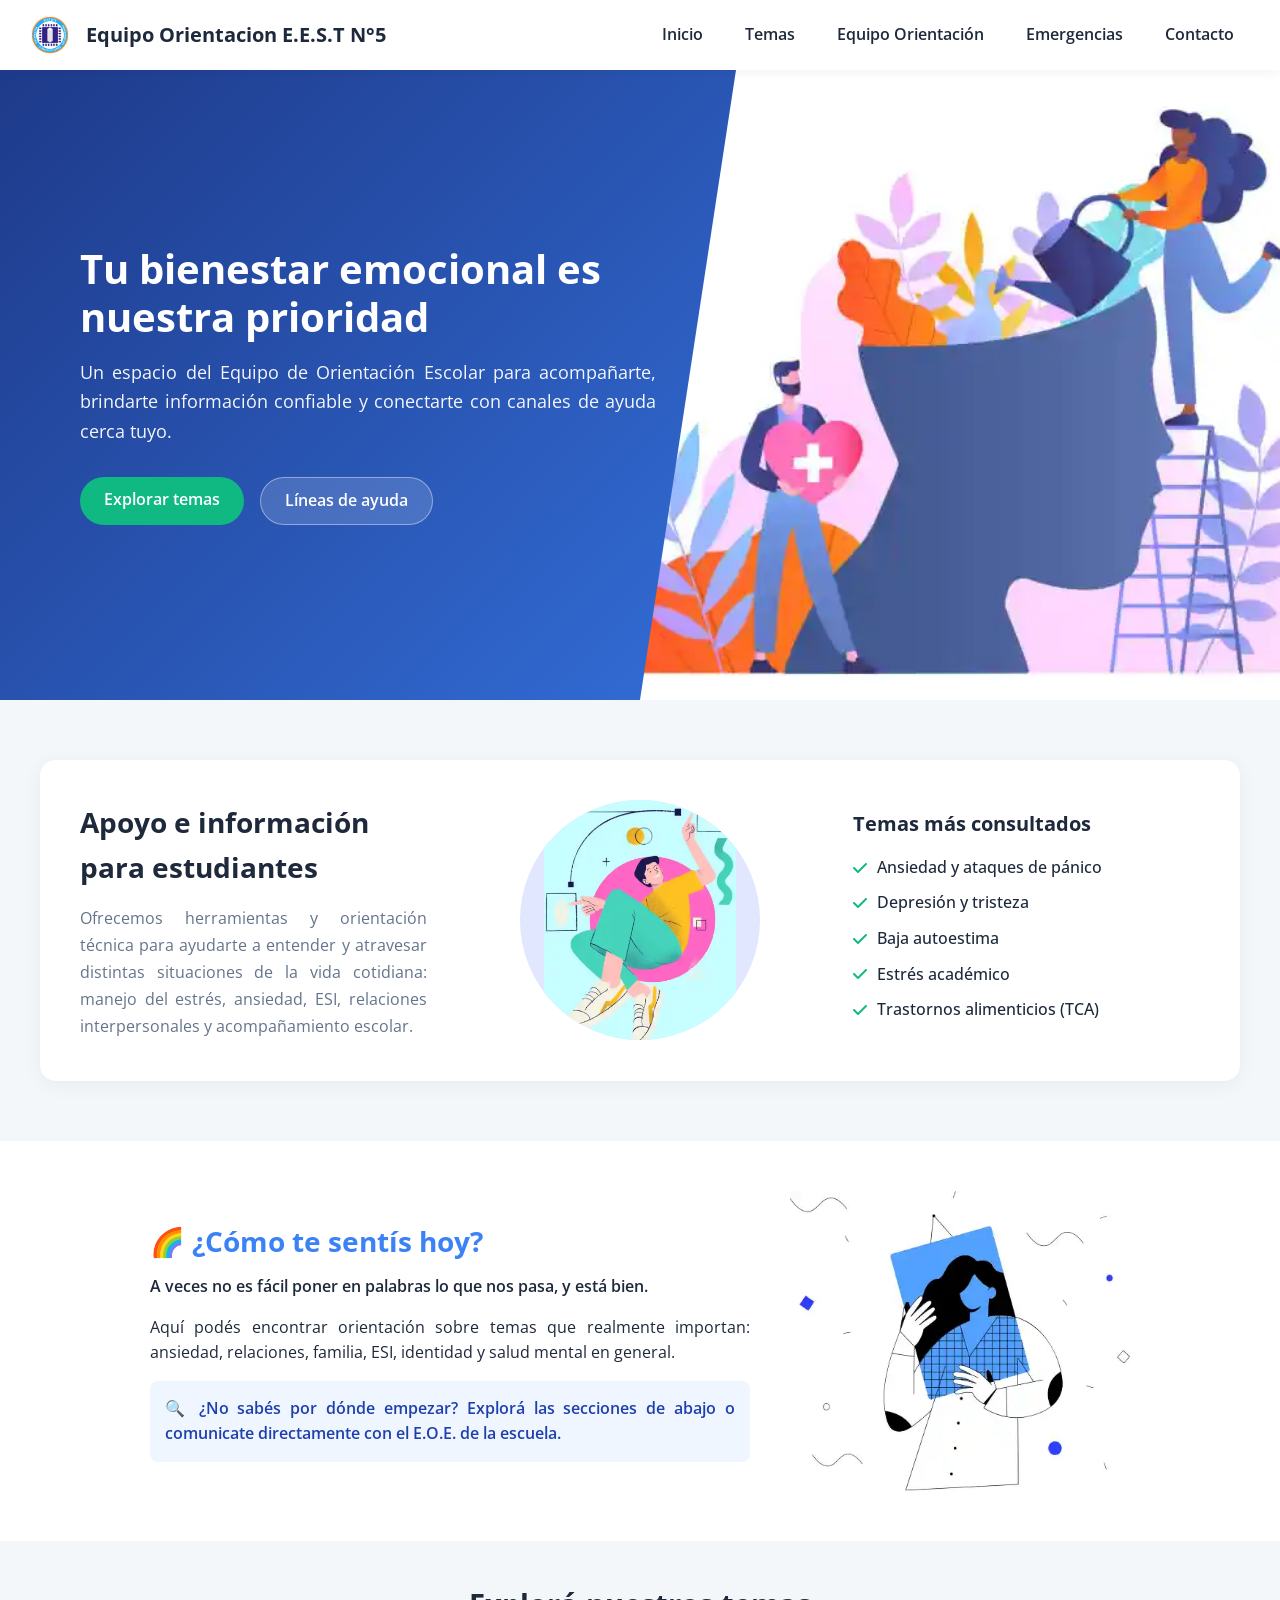
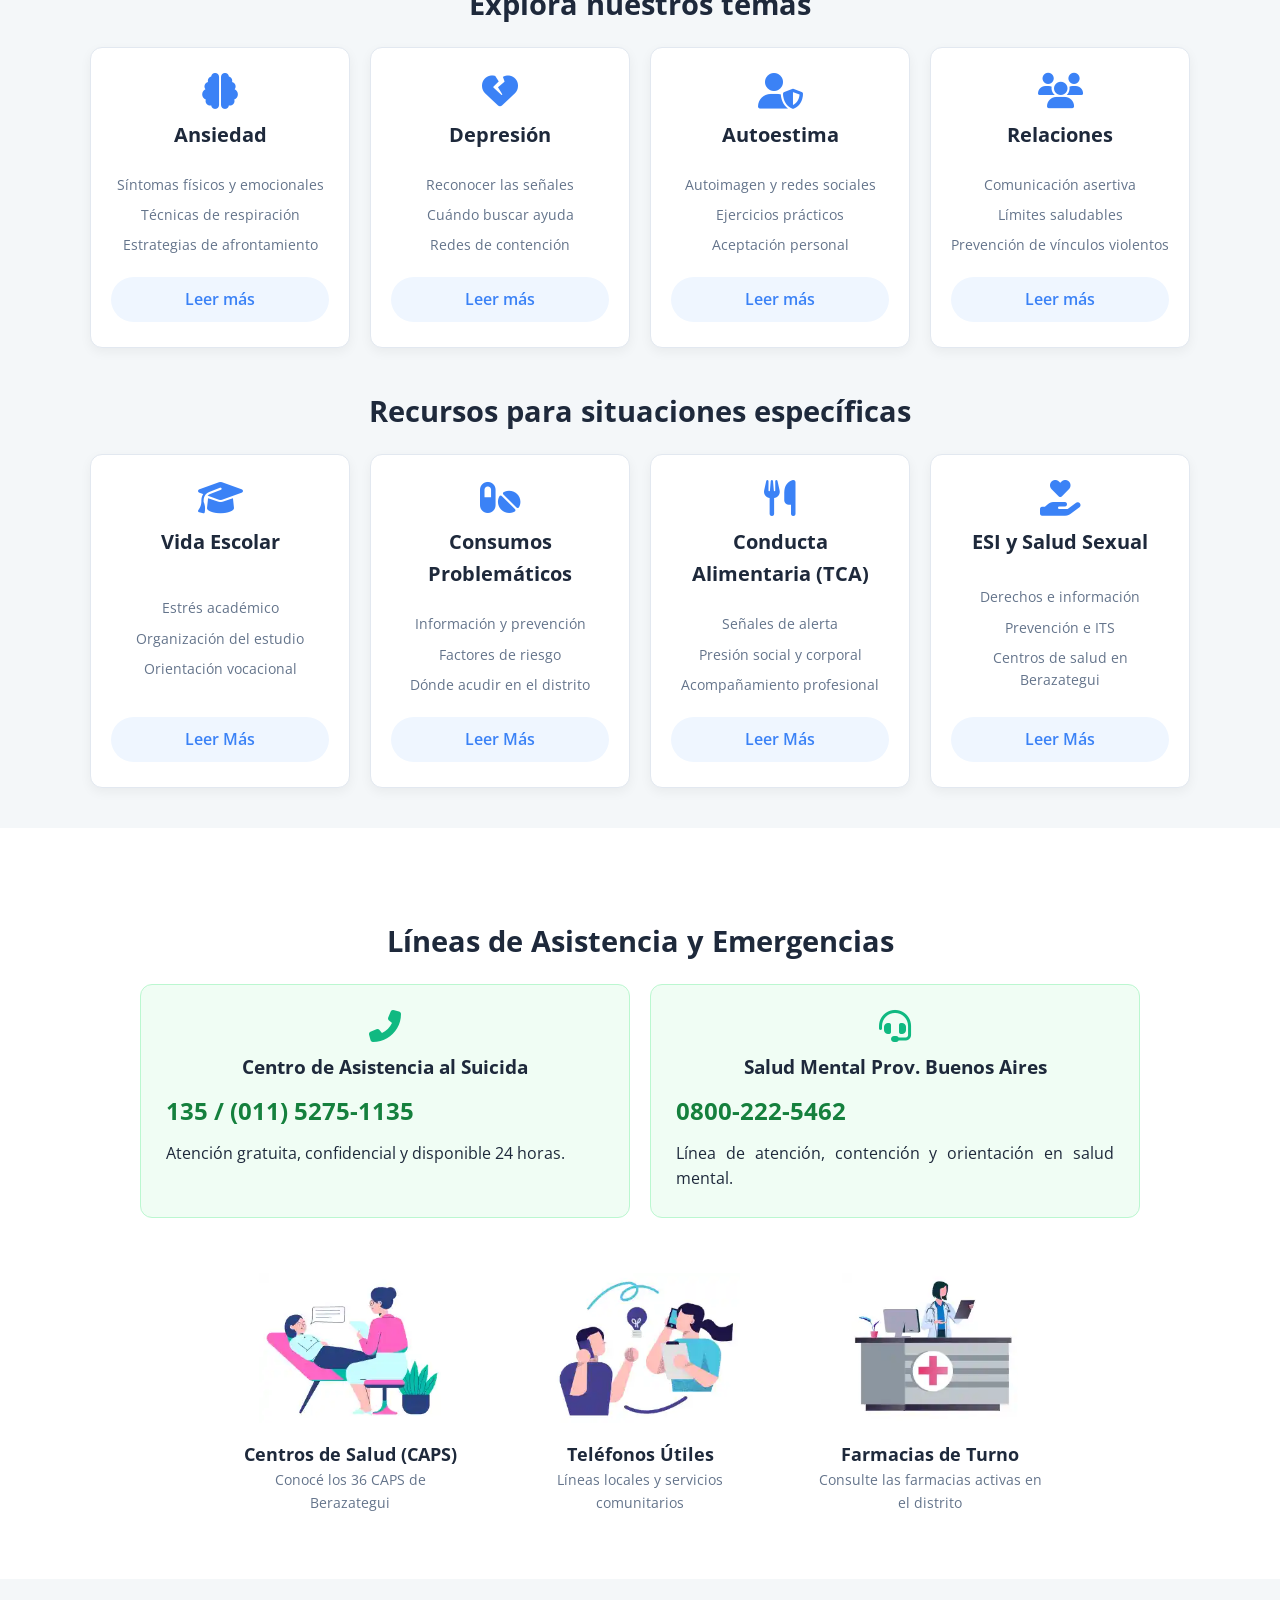
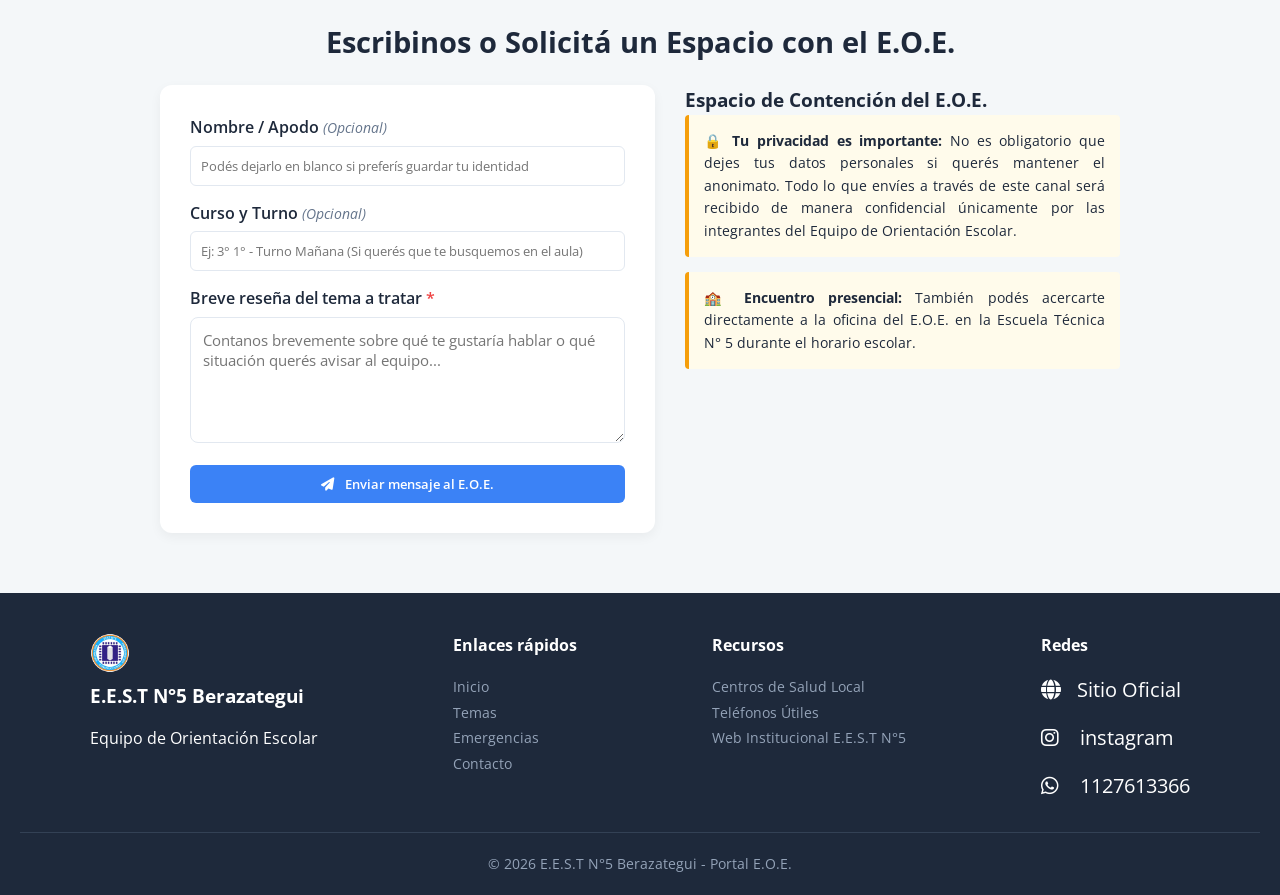
<file: index.html>
<!DOCTYPE html>
<html lang="es">
  <head>
    <meta charset="UTF-8" />
    <meta http-equiv="X-UA-Compatible" content="IE=edge" />
    <meta name="viewport" content="width=device-width, initial-scale=1.0" />
    <meta
      name="description"
      content="Portal del Equipo de Orientación Escolar (E.O.E) - E.E.S.T N°5 Berazategui. Recursos de salud mental, ESI, líneas de ayuda y prevención para adolescentes."
    />
    <link
      rel="stylesheet"
      href="https://cdnjs.cloudflare.com/ajax/libs/font-awesome/6.2.0/css/all.min.css"
      integrity="sha512-xh6O/CkQoPOWDdYTDqeRdPCVd1SpvCA9XXcUnZS2FmJNp1coAFzvtCN9BmamE+4aHK8yyUHUSCcJHgXloTyT2A=="
      crossorigin="anonymous"
      referrerpolicy="no-referrer"
    />
    <link rel="stylesheet" href="./css/estilo.css" />
    <title>Equipo Orientacion - E.E.S.T N°5 Berazategui</title>
  </head>
  <body>
    <div class="container">
      <!-- Encabezado MENU -->
      <header>
        <div class="container-logo">
          <!-- <i class="fas fa-brain" aria-hidden="true"></i> -->
          <img src="./img/LOGO2.webp" alt="logo tecnica 5" class="logo">
          <span class="logo-text">Equipo Orientacion E.E.S.T N°5</span>
        </div>
        <nav id="main-nav">
          <ul>
            <li><a href="index.html">Inicio</a></li>
            <li><a href="#temas">Temas</a></li>
            <li><a href="equipo.html">Equipo Orientación</a></li>
            <li><a href="#lineas-ayuda">Emergencias</a></li>
            <li><a href="#contacto">Contacto</a></li>
          </ul>
        </nav>

        <button class="nav-toggle" id="nav-toggle" aria-label="Abrir menú de navegación">
          <i class="fas fa-bars"></i>
        </button>
      </header>

      <!-- HERO PRIMERO -->
      <section class="heroprin">
        <div class="hero-content">
          <h1 class="hero-title">Tu bienestar emocional es nuestra prioridad</h1>
          <p class="hero-subtitle">
            Un espacio del Equipo de Orientación Escolar para acompañarte, 
            brindarte información confiable y conectarte con canales de ayuda cerca tuyo.
          </p>
          <div class="hero-cta">
            <a href="#temas" class="btn btn-primary">Explorar temas</a>
            <a href="#lineas-ayuda" class="btn btn-secondary">Líneas de ayuda</a>
          </div>
        </div>
        <div class="foto">
          <img src="./img/fotoheros.webp" alt="Estudiantes en el ámbito escolar compartiendo un momento de contención" />
        </div>
      </section>

      <!-- INFORMACIÓN PRINCIPAL -->
      <section class="informacion">
        <div class="fila">
          <div class="col">
            <h2>Apoyo e información para estudiantes</h2>
            <p>
              Ofrecemos herramientas y orientación técnica para ayudarte a entender y atravesar distintas situaciones de la vida cotidiana: manejo del estrés, ansiedad, ESI, relaciones interpersonales y acompañamiento escolar.
            </p>
          </div>

          <div class="col">
            <div class="circulo-principal">
              <img
                src="./img/Capturailustracionprinci.webp"
                alt="Ilustración de apoyo psicológico adolescente"
              />
            </div>
          </div>

          <div class="col variantes">
            <h3>Temas más consultados</h3>
            <ul id="temas-comunes">
              <li>
                <i class="fa-solid fa-check" aria-hidden="true"></i>
                <a href="ansiedad.html">Ansiedad y ataques de pánico</a>
              </li>
              <li>
                <i class="fa-solid fa-check" aria-hidden="true"></i>
                <a href="depresion.html">Depresión y tristeza</a>
              </li>
              <li>
                <i class="fa-solid fa-check" aria-hidden="true"></i>
                <a href="autoestima.html">Baja autoestima</a>
              </li>
              <li>
                <i class="fa-solid fa-check" aria-hidden="true"></i>
                <a href="estudiantes.html">Estrés académico</a>
              </li>
              <li>
                <i class="fa-solid fa-check" aria-hidden="true"></i>
                <a href="alimenticios.html">Trastornos alimenticios (TCA)</a>
              </li>
            </ul>
          </div>
        </div>
      </section>
    </div>

    <!-- SECCIÓN MOTIVACIÓN -->
    <section class="motivacion">
      <div class="motivacion-texto">
        <h2>🌈 ¿Cómo te sentís hoy?</h2>
        <p class="motivacion-sub">
          A veces no es fácil poner en palabras lo que nos pasa, y está bien.
        </p>
        <p>
          Aquí podés encontrar orientación sobre temas que realmente importan: ansiedad, relaciones, familia, ESI, identidad y salud mental en general.
        </p>
        <p class="dondeempezar">
          🔍 ¿No sabés por dónde empezar? Explorá las secciones de abajo o comunicate directamente con el E.O.E. de la escuela.
        </p>
      </div>
      <img src="./img/ilustración_principal.webp" alt="Ilustración reflexiva sobre emociones" height="300" />
    </section>

    <!-- EXPLORA NUESTROS TEMAS -->
    <section id="temas" class="seccion-cards">
      <h2 class="section-title">Explorá nuestros temas</h2>
      <div class="cards">
        <article class="card">
          <div class="title">
            <i class="fas fa-brain" aria-hidden="true"></i>
            <h3>Ansiedad</h3>
          </div>
          <div class="option">
            <ul>
              <li>Síntomas físicos y emocionales</li>
              <li>Técnicas de respiración</li>
              <li>Estrategias de afrontamiento</li>
            </ul>
          </div>
          <a class="btn" href="ansiedad.html">Leer más</a>
        </article>

        <article class="card">
          <div class="title">
            <i class="fas fa-heart-broken" aria-hidden="true"></i>
            <h3>Depresión</h3>
          </div>
          <div class="option">
            <ul>
              <li>Reconocer las señales</li>
              <li>Cuándo buscar ayuda</li>
              <li>Redes de contención</li>
            </ul>
          </div>
          <a class="btn" href="depresion.html">Leer más</a>
        </article>

        <article class="card">
          <div class="title">
            <i class="fas fa-user-shield" aria-hidden="true"></i>
            <h3>Autoestima</h3>
          </div>
          <div class="option">
            <ul>
              <li>Autoimagen y redes sociales</li>
              <li>Ejercicios prácticos</li>
              <li>Aceptación personal</li>
            </ul>
          </div>
          <a class="btn" href="autoestima.html">Leer más</a>
        </article>

        <article class="card">
          <div class="title">
            <i class="fas fa-users" aria-hidden="true"></i>
            <h3>Relaciones</h3>
          </div>
          <div class="option">
            <ul>
              <li>Comunicación asertiva</li>
              <li>Límites saludables</li>
              <li>Prevención de vínculos violentos</li>
            </ul>
          </div>
          <a class="btn" href="relaciones.html">Leer más</a>
        </article>
      </div>
    </section>

    <!-- SITUACIONES ESPECÍFICAS -->
    <section class="seccion-cards">
      <h2 class="section-title">Recursos para situaciones específicas</h2>
      <div class="cards">
        <article class="card">
          <div class="title">
            <i class="fas fa-graduation-cap" aria-hidden="true"></i>
            <h3>Vida Escolar</h3>
          </div>
          <div class="option">
            <ul>
              <li>Estrés académico</li>
              <li>Organización del estudio</li>
              <li>Orientación vocacional</li>
            </ul>
          </div>
          <a class="btn" href="estudiantes.html">Leer Más</a>
        </article>

        <article class="card">
          <div class="title">
            <i class="fas fa-pills" aria-hidden="true"></i>
            <h3>Consumos Problemáticos</h3>
          </div>
          <div class="option">
            <ul>
              <li>Información y prevención</li>
              <li>Factores de riesgo</li>
              <li>Dónde acudir en el distrito</li>
            </ul>
          </div>
          <a class="btn" href="sustancias.html">Leer Más</a>
        </article>

        <article class="card">
          <div class="title">
            <i class="fas fa-utensils" aria-hidden="true"></i>
            <h3>Conducta Alimentaria (TCA)</h3>
          </div>
          <div class="option">
            <ul>
              <li>Señales de alerta</li>
              <li>Presión social y corporal</li>
              <li>Acompañamiento profesional</li>
            </ul>
          </div>
          <a class="btn" href="alimenticios.html">Leer Más</a>
        </article>

        <article class="card">
          <div class="title">
            <i class="fas fa-hand-holding-heart" aria-hidden="true"></i>
            <h3>ESI y Salud Sexual</h3>
          </div>
          <div class="option">
            <ul>
              <li>Derechos e información</li>
              <li>Prevención e ITS</li>
              <li>Centros de salud en Berazategui</li>
            </ul>
          </div>
          <a class="btn" href="ets.html">Leer Más</a>
        </article>
      </div>
    </section>

    <!-- LÍNEAS DE AYUDA Y CENTROS LOCALEs -->    
    <section class="lineas-ayuda" id="lineas-ayuda">
      <h2 class="section-title">Líneas de Asistencia y Emergencias</h2>
      <div class="ayuda-container">
        <div class="linea-ayuda">
          <i class="fas fa-phone-alt" aria-hidden="true"></i>
          <h3>Centro de Asistencia al Suicida</h3>
          <p class="telefono">135 / (011) 5275-1135</p>
          <p>Atención gratuita, confidencial y disponible 24 horas.</p>
        </div>

        <div class="linea-ayuda">
          <i class="fas fa-headset" aria-hidden="true"></i>
          <h3>Salud Mental Prov. Buenos Aires</h3>
          <p class="telefono">0800-222-5462</p>
          <p>Línea de atención, contención y orientación en salud mental.</p>
        </div>
      </div>

      <div class="demas">
        <a href="caps.html" class="contenedor">
          <img src="./img/iluscaps.webp" alt="CAPS Berazategui" height="150" />
          <h3>Centros de Salud (CAPS)</h3>
          <p>Conocé los 36 CAPS de Berazategui</p>
        </a>
        <a href="telefonos.html" class="contenedor">
          <img src="./img/ilusllamada.webp" alt="Teléfonos útiles" height="150" />
          <h3>Teléfonos Útiles</h3>
          <p>Líneas locales y servicios comunitarios</p>
        </a>
        <a href="https://berazategui.gob.ar/farmacias/" target="_blank" rel="noopener noreferrer" class="contenedor">
          <img src="./img/ilusfarmacia.webp" alt="Farmacias de turno" height="150" />
          <h3>Farmacias de Turno</h3>
          <p>Consulte las farmacias activas en el distrito</p>
        </a>
      </div>
    </section>

    <!-- CONTACTO -->
<!-- CONTACTO Y SOLICITUD DE ESPACIO CON EL E.O.E. -->
<section id="contacto" class="contacto">
  <h2 class="section-title">Escribinos o Solicitá un Espacio con el E.O.E.</h2>
  <div class="contacto-container">
    
    <div class="formulario-contacto">
      <!-- Mantenemos tu ID de Formspree -->
      <form id="eoe-form" action="https://formspree.io/f/mzboqoab" method="POST">
        
        <div class="form-grupo">
          <label for="form-nombre">
            Nombre / Apodo <span class="opcional">(Opcional)</span>
          </label>
          <input
            type="text"
            id="form-nombre"
            name="nombre"
            placeholder="Podés dejarlo en blanco si preferís guardar tu identidad"
          />
        </div>

        <div class="form-grupo">
          <label for="form-curso">
            Curso y Turno <span class="opcional">(Opcional)</span>
          </label>
          <input
            type="text"
            id="form-curso"
            name="curso"
            placeholder="Ej: 3° 1° - Turno Mañana (Si querés que te busquemos en el aula)"
          />
        </div>

        <div class="form-grupo">
          <label for="form-mensaje">
            Breve reseña del tema a tratar <span class="requerido">*</span>
          </label>
          <textarea
            id="form-mensaje"
            name="mensaje"
            rows="5"
            placeholder="Contanos brevemente sobre qué te gustaría hablar o qué situación querés avisar al equipo..."
            required
          ></textarea>
        </div>

        <button type="submit" id="form-btn" class="btn-contacto">
          <i class="fas fa-paper-plane" aria-hidden="true"></i> Enviar mensaje al E.O.E.
        </button>

        <!-- Cartel de respuesta que se mostrará tras el envío -->
        <div id="form-status" class="form-status"></div>
      </form>
    </div>

    <div class="info-contacto">
      <h3>Espacio de Contención del E.O.E.</h3>
      <div class="disclaimer">
        <p>
          <strong>🔒 Tu privacidad es importante:</strong> No es obligatorio que dejes tus datos personales si querés mantener el anonimato. Todo lo que envíes a través de este canal será recibido de manera confidencial únicamente por las integrantes del Equipo de Orientación Escolar.
        </p>
      </div>
      <div class="disclaimer">
        <p>
          <strong>🏫 Encuentro presencial:</strong> También podés acercarte directamente a la oficina del E.O.E. en la Escuela Técnica N° 5 durante el horario escolar.
        </p>
      </div>
    </div>

  </div>
</section>


    <!-- FOOTER -->
    <footer>
      <div class="footer-container">
        <div class="footer-logo">
          <!-- <i class="fas fa-brain" aria-hidden="true"></i> -->
          <img src="./img/LOGO2.webp" alt="logo tecnica 5" class="logo">
          <h3>E.E.S.T N°5 Berazategui</h3>
          <p>Equipo de Orientación Escolar</p>
        </div>
        <div class="footer-links">
          <h4>Enlaces rápidos</h4>
          <ul>
            <li><a href="index.html">Inicio</a></li>
            <li><a href="#temas">Temas</a></li>
            <li><a href="#lineas-ayuda">Emergencias</a></li>
            <li><a href="#contacto">Contacto</a></li>
          </ul>
        </div>
        <div class="footer-resources">
          <h4>Recursos</h4>
          <ul>
            <li><a href="caps.html">Centros de Salud Local</a></li>
            <li><a href="telefonos.html">Teléfonos Útiles</a></li>
            <li><a href="https://profegusty.github.io/tecnica5berazategui/" target="_blank" rel="noopener noreferrer">Web Institucional E.E.S.T N°5</a></li>
          </ul>
        </div>
        <div class="footer-social">
          <h4>Redes</h4>
          <div class="social-icons">
            <a href="https://profegusty.github.io/tecnica5berazategui/" target="_blank" rel="noopener noreferrer" aria-label="Sitio Web Escuela"><i class="fa-solid fa-globe"></i>Sitio Oficial</a>
            <a href="https://www.instagram.com/tecnica_n5_berazategui/" target="_blank" rel="noopener noreferrer"><i class="fa-brands fa-instagram"></i> instagram</a>
            <a href="#"><i class="fa-brands fa-whatsapp"></i> 1127613366</a>
          </div>
        </div>
      </div>
      <div class="footer-bottom">
        <p class="copy">&copy; 2026 E.E.S.T N°5 Berazategui - Portal E.O.E.</p>
      </div>
    </footer>

    <script>
      document.addEventListener("DOMContentLoaded", function () {
        const navToggle = document.getElementById("nav-toggle");
        const mainNav = document.getElementById("main-nav");

        if (navToggle && mainNav) {
          navToggle.addEventListener("click", function () {
            mainNav.classList.toggle("open");
            const icon = navToggle.querySelector("i");
            if (mainNav.classList.contains("open")) {
              icon.className = "fas fa-times";
            } else {
              icon.className = "fas fa-bars";
            }
          });

          const navLinks = mainNav.querySelectorAll("a");
          navLinks.forEach((link) => {
            link.addEventListener("click", () => {
              if (mainNav.classList.contains("open")) {
                mainNav.classList.remove("open");
                navToggle.querySelector("i").className = "fas fa-bars";
              }
            });
          });
        }
      });

      document.addEventListener("DOMContentLoaded", function () {
  const form = document.getElementById("eoe-form");
  const status = document.getElementById("form-status");
  const btn = document.getElementById("form-btn");

  if (form) {
    form.addEventListener("submit", async function (event) {
      event.preventDefault(); // Evita la redirección a la página de Formspree

      const data = new FormData(event.target);
      btn.disabled = true;
      btn.innerHTML = '<i class="fas fa-spinner fa-spin"></i> Enviando...';

      try {
        const response = await fetch(event.target.action, {
          method: form.method,
          body: data,
          headers: {
            'Accept': 'json'
          }
        });

        if (response.ok) {
          status.className = "form-status exito";
          status.innerHTML = '<i class="fas fa-check-circle"></i> ¡Mensaje enviado con éxito! El equipo lo recibirá de manera confidencial.';
          form.reset(); // Reinicia y limpia todos los campos del formulario
        } else {
          const responseData = await response.json();
          status.className = "form-status error";
          if (Object.hasOwn(responseData, 'errors')) {
            status.innerHTML = responseData["errors"].map(error => error["message"]).join(", ");
          } else {
            status.innerHTML = '<i class="fas fa-exclamation-circle"></i> Ocurrió un problema al enviar el mensaje. Intentalo de nuevo.';
          }
        }
      } catch (error) {
        status.className = "form-status error";
        status.innerHTML = '<i class="fas fa-exclamation-circle"></i> Error de conexión. Verificá tu red e intentalo nuevamente.';
      } finally {
        btn.disabled = false;
        btn.innerHTML = '<i class="fas fa-paper-plane"></i> Enviar mensaje al E.O.E.';
      }
    });
  }
});
    </script>
  </body>
</html>
</file>
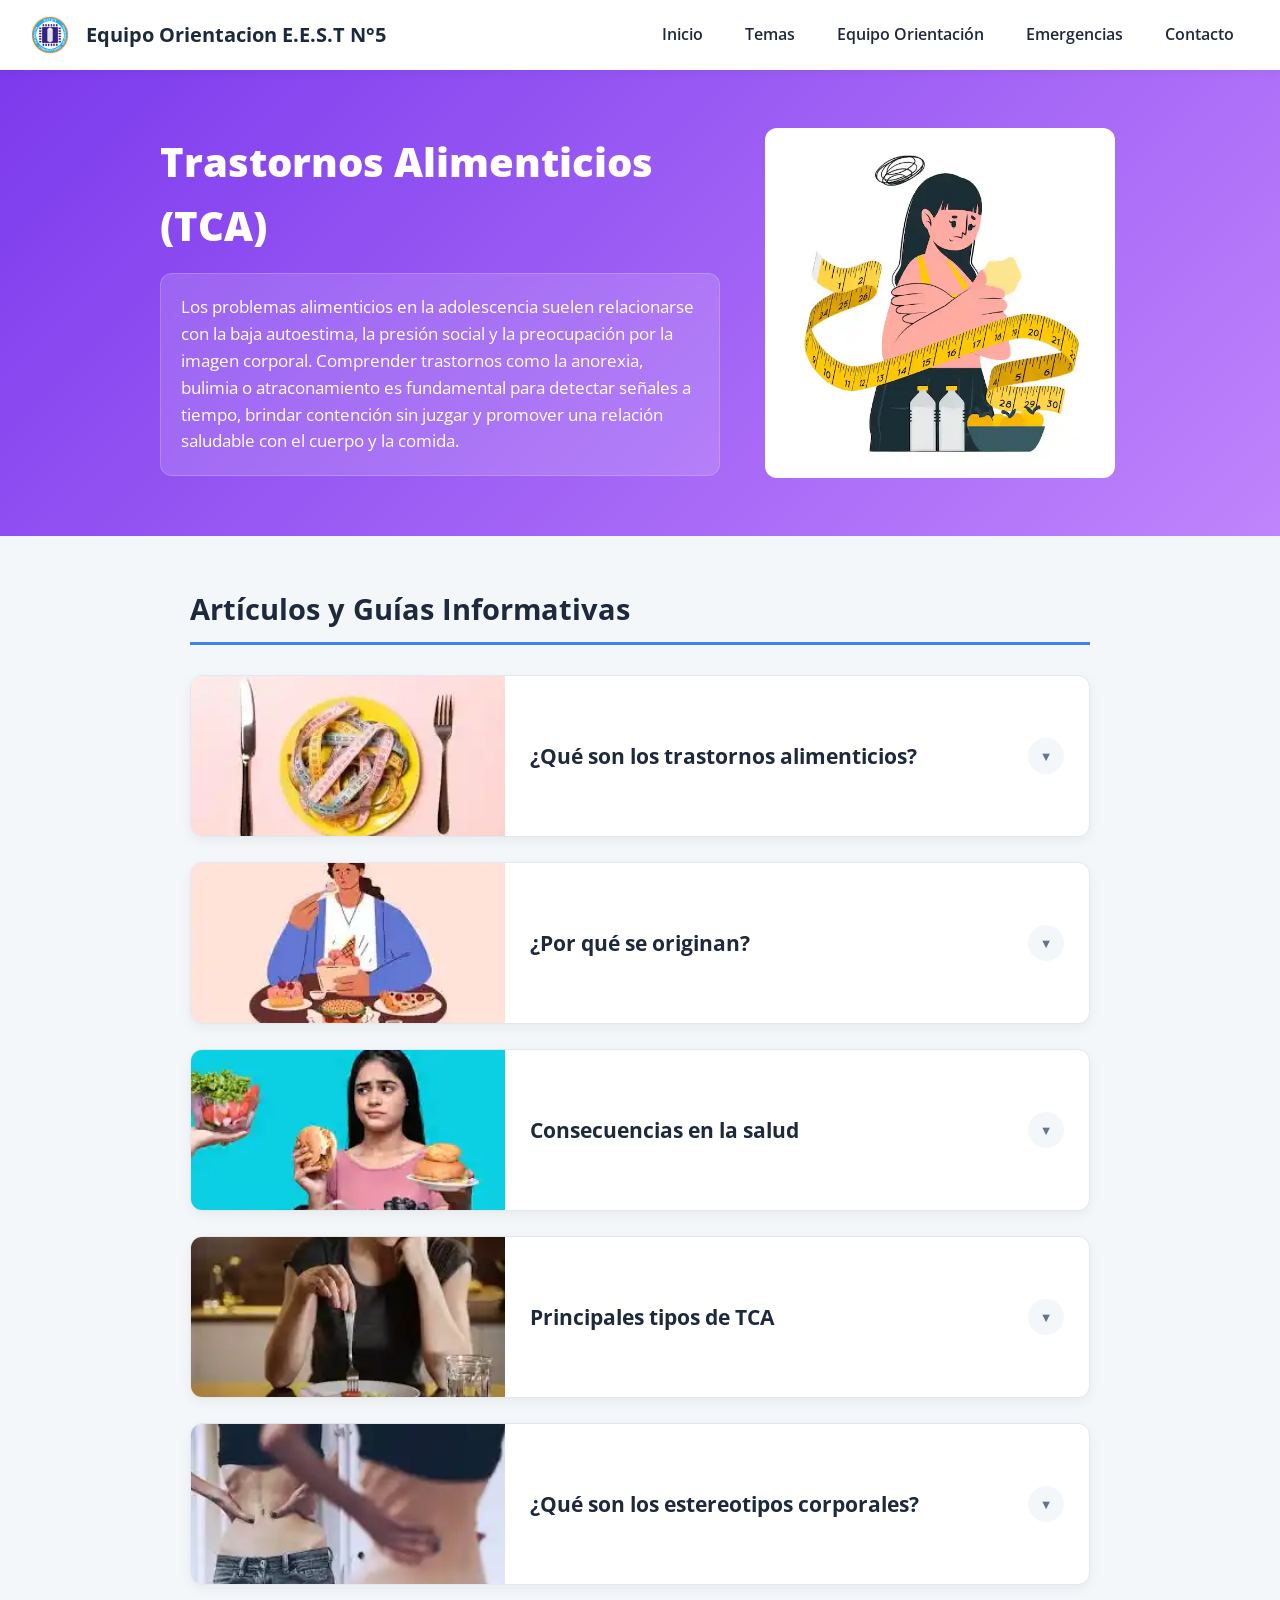
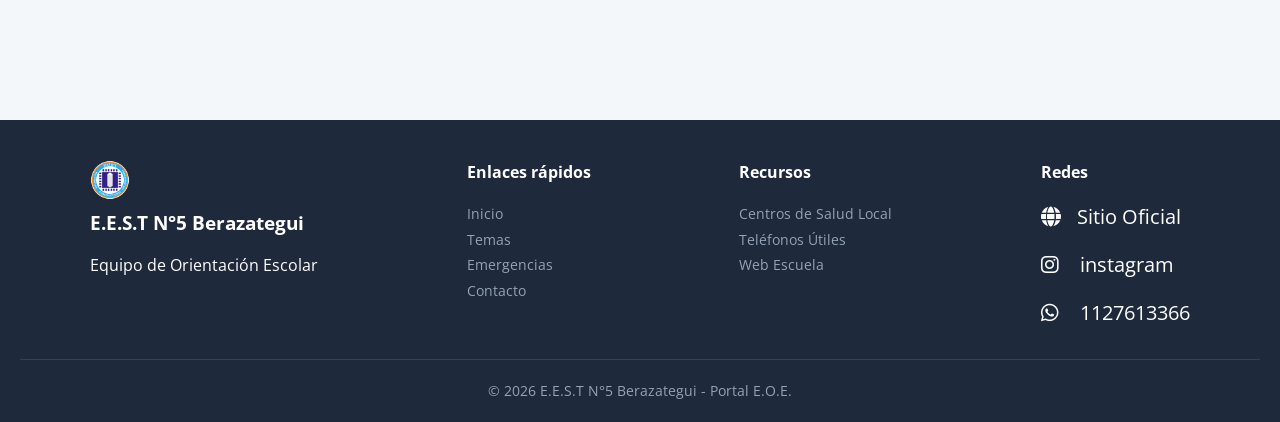
<file: alimenticios.html>
<!DOCTYPE html>
<html lang="es">
<head>
    <meta charset="UTF-8">
    <meta http-equiv="X-UA-Compatible" content="IE=edge">
    <meta name="viewport" content="width=device-width, initial-scale=1.0">
    <meta name="description" content="Información, señales de alerta, estereotipos corporales y orientación sobre Trastornos de la Conducta Alimentaria (TCA). Portal E.O.E. - E.E.S.T N°5 Berazategui.">
    <link rel="stylesheet" href="https://cdnjs.cloudflare.com/ajax/libs/font-awesome/6.2.0/css/all.min.css" integrity="sha512-xh6O/CkQoPOWDdYTDqeRdPCVd1SpvCA9XXcUnZS2FmJNp1coAFzvtCN9BmamE+4aHK8yyUHUSCcJHgXloTyT2A==" crossorigin="anonymous" referrerpolicy="no-referrer" />
    <link rel="stylesheet" href="./css/subtemas.css">
    <title>Trastornos Alimenticios (TCA) - E.E.S.T N°5 Berazategui</title>
</head>
<body>
    <div class="container">
        <!-- ENCABEZADO -->
        <header class="header-subtemas">
            <div class="container-logo">
                <!-- <i class="fas fa-brain" aria-hidden="true"></i> -->
                <img src="./img/LOGO2.webp" alt="logo tecnica 5" class="logo">
                <span class="logo-text">Equipo Orientacion E.E.S.T N°5</span>
            </div>
            <nav id="main-nav">
                <ul>
                    <li><a href="index.html">Inicio</a></li>
                    <li><a href="index.html#temas">Temas</a></li>
                    <li><a href="equipo.html">Equipo Orientación</a></li>
                    <li><a href="index.html#lineas-ayuda">Emergencias</a></li>
                    <li><a href="index.html#contacto">Contacto</a></li>
                </ul>
            </nav>
            <button class="nav-toggle" id="nav-toggle" aria-label="Abrir menú de navegación">
                <i class="fas fa-bars"></i>
            </button>   
        </header>

        <!-- PORTADA HERO SECCIÓN -->
        <section class="heroprin hero-alimenticios">
            <div class="hero-content">
                <h1 class="hero-title">Trastornos Alimenticios (TCA)</h1>
                <p class="hero-subtitle">
                    Los problemas alimenticios en la adolescencia suelen relacionarse con la baja autoestima, la presión social y la preocupación por la imagen corporal. Comprender trastornos como la anorexia, bulimia o atraconamiento es fundamental para detectar señales a tiempo, brindar contención sin juzgar y promover una relación saludable con el cuerpo y la comida.
                </p>
            </div>
            <div class="foto">
                <img src="./img/fotoalimenticios-Photoroom.webp" alt="Ilustración sobre la relación con la imagen corporal y la salud">
            </div>
        </section>

        <!-- CONTENIDO PRINCIPAL -->
        <main class="cuerpo">
            <div class="continente">
                <div class="cabeza">
                    <h2>Artículos y Guías Informativas</h2>
                </div>

                <!-- ARTÍCULO 1 -->
                <details class="card-noticia">
                    <summary>
                        <img src="./img/alimentacion1.webp" alt="Definición de trastornos alimenticios" class="summary-image">
                        <div class="summary-text-container">
                            <span class="summary-title">¿Qué son los trastornos alimenticios?</span>
                        </div>
                    </summary>
                    <div class="content">
                        <p>Los trastornos de la conducta alimentaria (TCA) son condiciones de salud mental que afectan la relación de una persona con la comida, su cuerpo y su peso. No se tratan solo de la comida en sí, sino de pensamientos, emociones y conductas que generan angustia e interfieren en la vida cotidiana.</p>
                        <p>Suelen manifestarse con mayor frecuencia durante la adolescencia debido a los cambios físicos, las presiones del entorno y la vulnerabilidad emocional.</p>
                        <a href="https://www.clinicbarcelona.org/asistencia/enfermedades/trastornos-de-la-conducta-alimentaria" class="btn-ver-mas" target="_blank" rel="noopener noreferrer">Leer guía completa en Clínic Barcelona</a>
                    </div>
                </details>

                <!-- ARTÍCULO 2 -->
                <details class="card-noticia">
                    <summary>
                        <img src="./img/alimentacion2.webp" alt="Factores de origen de los TCA" class="summary-image">
                        <div class="summary-text-container">
                            <span class="summary-title">¿Por qué se originan?</span>
                        </div>
                    </summary>
                    <div class="content">
                        <p>Los TCA son multicausales, combinando distintos factores de riesgo:</p>
                        <ul>
                            <li><strong>Factores emocionales:</strong> Ansiedad, baja autoestima, perfeccionismo o necesidad de control.</li>
                            <li><strong>Factores sociales:</strong> Exposición a estándares de belleza irreales en redes sociales y medios.</li>
                            <li><strong>Factores familiares:</strong> Comentarios críticos frecuentes sobre el cuerpo o la comida en el entorno cercano.</li>
                            <li><strong>Factores biológicos:</strong> Predisposición genética o alteraciones neuroquímicas.</li>
                        </ul>
                        <a href="https://sanidad.castillalamancha.es/ciudadanos/trastornos-alimentarios/por-que-se-originan" class="btn-ver-mas" target="_blank" rel="noopener noreferrer">Conocer más sobre las causas</a>
                    </div>
                </details>

                <!-- ARTÍCULO 3 -->
                <details class="card-noticia">
                    <summary>
                        <img src="./img/alimentacion3.webp" alt="Consecuencias físicas y emocionales" class="summary-image">
                        <div class="summary-text-container">
                            <span class="summary-title">Consecuencias en la salud</span>
                        </div>
                    </summary>
                    <div class="content">
                        <p>Estos trastornos impactan de manera directa en la salud física y psicológica. Entre sus principales consecuencias se encuentran la fatiga extrema, mareos, alteraciones hormonales, desnutrición y fallas en el rendimiento académico.</p>
                        <p>En el plano emocional, suelen generar aislamiento social, cuadros depresivos, ansiedad elevada y una distorsión de la imagen corporal que dificulta la percepción objetiva de uno mismo.</p>
                        <a href="https://orbiumadicciones.com/salud/consecuencias-de-los-trastornos-alimenticios/" class="btn-ver-mas" target="_blank" rel="noopener noreferrer">Más detalles sobre las consecuencias</a>
                    </div>
                </details>

                <!-- ARTÍCULO 4 -->
                <details class="card-noticia">
                    <summary>
                        <img src="./img/alimentacion4.webp" alt="Tipos principales de trastornos alimenticios" class="summary-image">
                        <div class="summary-text-container">
                            <span class="summary-title">Principales tipos de TCA</span>
                        </div>
                    </summary>
                    <div class="content">
                        <ul>
                            <li><strong>Anorexia nerviosa:</strong> Restricción severa en la ingesta de alimentos acompañada por un temor intenso al aumento de peso.</li>
                            <li><strong>Bulimia nerviosa:</strong> Episodios de atracones seguidos por conductas compensatorias (vómitos autoinducidos, uso de laxantes o ejercicio compulsivo).</li>
                            <li><strong>Trastorno por atracón:</strong> Ingesta excesiva e incontrolada de alimentos en lapsos breves, acompañada por culpa y malestar.</li>
                            <li><strong>Ortorexia:</strong> Obsesión patológica por comer exclusivamente alimentos considerados "puros" o sanos.</li>
                        </ul>
                        <a href="https://centromedicoabc.com/revista-digital/los-trastornos-alimentarios-y-como-identificarlos/" class="btn-ver-mas" target="_blank" rel="noopener noreferrer">Ver clasificación médica completa</a>
                    </div>
                </details>

                <!-- ARTÍCULO 5 -->
                <details class="card-noticia">
                    <summary>
                        <img src="./img/alimentacion5.webp" alt="Estereotipos e imagen corporal" class="summary-image">
                        <div class="summary-text-container">
                            <span class="summary-title">¿Qué son los estereotipos corporales?</span>
                        </div>
                    </summary>
                    <div class="content">
                        <p>Los estereotipos son representaciones culturales simplificadas e infladas sobre cómo "debería" verse un cuerpo. Se difunden ampliamente a través de redes sociales, publicidad y tendencias de moda.</p>
                        <p>Estos ideales inalcanzables promueven la comparación constante, la insatisfacción corporal y el desarrollo de conductas de riesgo. Trabajar en el pensamiento crítico sobre las redes es fundamental para proteger nuestra salud mental.</p>
                        <a href="https://concepto.de/estereotipo/" class="btn-ver-mas" target="_blank" rel="noopener noreferrer">Aprender sobre estereotipos sociales</a>
                    </div>
                </details>
            </div>
        </main>
    </div>

    <!-- FOOTER -->
    <footer>
        <div class="footer-container">
            <div class="footer-logo">
                <img src="./img/LOGO2.webp" alt="logo tecnica 5" class="logo">
                <h3>E.E.S.T N°5 Berazategui</h3>
                <p>Equipo de Orientación Escolar</p>
            </div>
            <div class="footer-links">
                <h4>Enlaces rápidos</h4>
                <ul>
                    <li><a href="index.html">Inicio</a></li>
                    <li><a href="index.html#temas">Temas</a></li>
                    <li><a href="index.html#lineas-ayuda">Emergencias</a></li>
                    <li><a href="index.html#contacto">Contacto</a></li>
                </ul>
            </div>
            <div class="footer-resources">
                <h4>Recursos</h4>
                <ul>
                    <li><a href="caps.html">Centros de Salud Local</a></li>
                    <li><a href="telefonos.html">Teléfonos Útiles</a></li>
                    <li><a href="https://profegusty.github.io/tecnica5berazategui/" target="_blank" rel="noopener noreferrer">Web Escuela</a></li>
                </ul>
            </div>
            <div class="footer-social">
                <h4>Redes</h4>
                  <div class="social-icons">
                    <a href="https://profegusty.github.io/tecnica5berazategui/" target="_blank" rel="noopener noreferrer" aria-label="Sitio Web Escuela"><i class="fa-solid fa-globe"></i>Sitio Oficial</a>
                    <a href="https://www.instagram.com/tecnica_n5_berazategui/" target="_blank" rel="noopener noreferrer"><i class="fa-brands fa-instagram"></i> instagram</a>
                    <a href="#"><i class="fa-brands fa-whatsapp"></i> 1127613366</a>
                 </div>
            </div>
        </div>
        <div class="footer-bottom">
            <p>&copy; 2026 E.E.S.T N°5 Berazategui - Portal E.O.E.</p>
        </div>
    </footer>

    <!-- SCRIPT DE NAVEGACIÓN MOBILE -->
    <script>
        document.addEventListener('DOMContentLoaded', function() {
            const navToggle = document.getElementById('nav-toggle');
            const mainNav = document.getElementById('main-nav');

            if (navToggle && mainNav) {
                navToggle.addEventListener('click', function() {
                    mainNav.classList.toggle('open');
                    const icon = navToggle.querySelector('i');
                    icon.className = mainNav.classList.contains('open') ? 'fas fa-times' : 'fas fa-bars';
                });

                const navLinks = mainNav.querySelectorAll('a');
                navLinks.forEach(link => {
                    link.addEventListener('click', () => {
                        if (mainNav.classList.contains('open')) {
                            mainNav.classList.remove('open');
                            navToggle.querySelector('i').className = 'fas fa-bars';
                        }
                    });
                });
            }
        });
    </script>
</body>
</html>
</file>
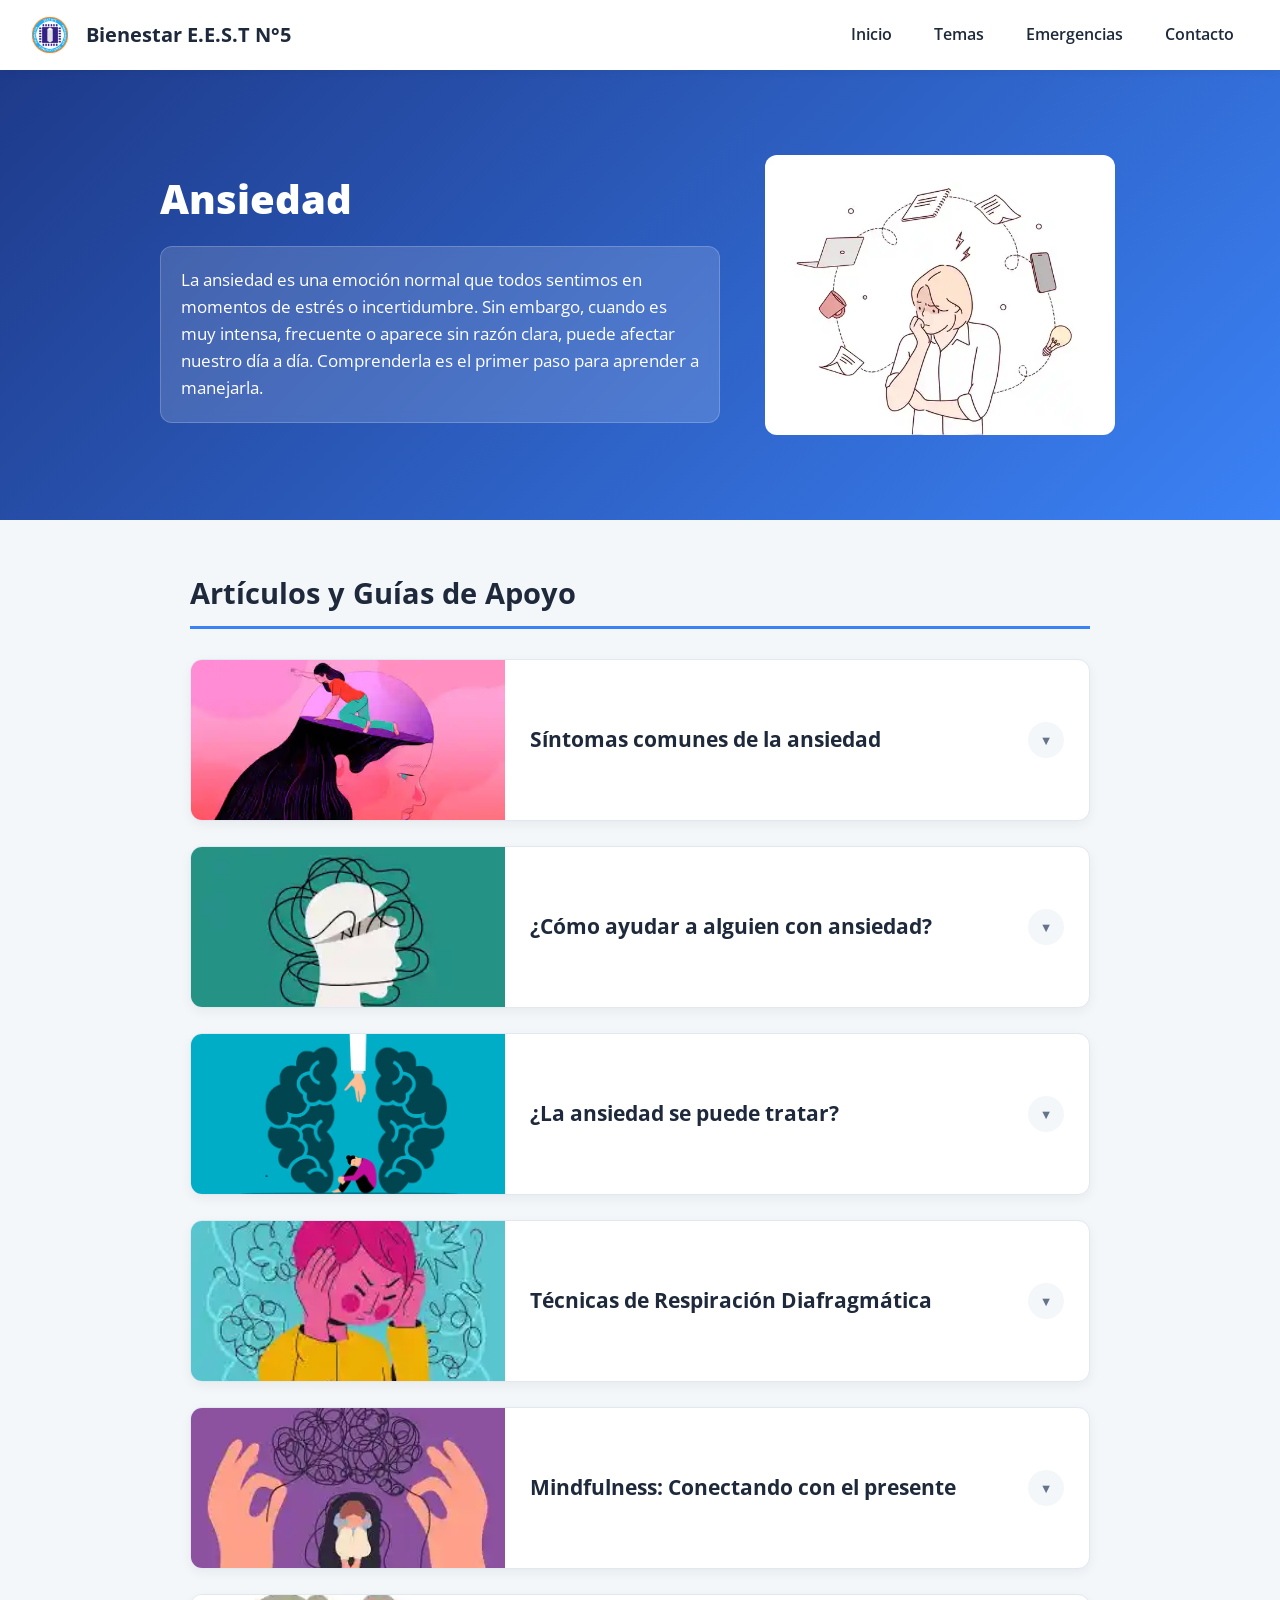
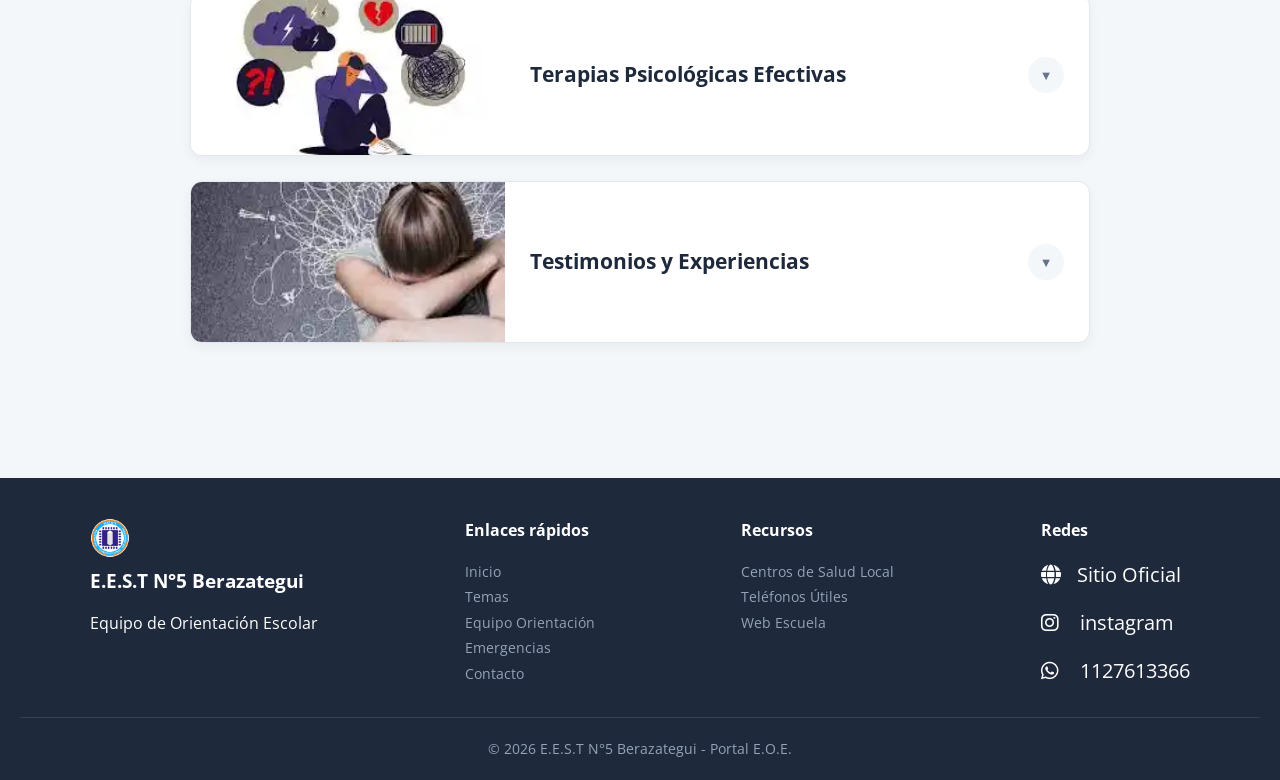
<file: ansiedad.html>
<!DOCTYPE html>
<html lang="es">
<head>
    <meta charset="UTF-8">
    <meta http-equiv="X-UA-Compatible" content="IE=edge">
    <meta name="viewport" content="width=device-width, initial-scale=1.0">
    <meta name="description" content="Información, síntomas, herramientas y técnicas para comprender y gestionar la ansiedad en adolescentes. Portal E.O.E. - E.E.S.T N°5 Berazategui.">
    <link rel="stylesheet" href="https://cdnjs.cloudflare.com/ajax/libs/font-awesome/6.2.0/css/all.min.css" integrity="sha512-xh6O/CkQoPOWDdYTDqeRdPCVd1SpvCA9XXcUnZS2FmJNp1coAFzvtCN9BmamE+4aHK8yyUHUSCcJHgXloTyT2A==" crossorigin="anonymous" referrerpolicy="no-referrer" />
    <link rel="stylesheet" href="./css/subtemas.css">
    <title>Ansiedad - E.E.S.T N°5 Berazategui</title>
</head>
<body>
    <div class="container">
        <!-- ENCABEZADO -->
        <header class="header-subtemas">
            <div class="container-logo">
                <!-- <i class="fas fa-brain" aria-hidden="true"></i> -->
                <img src="./img/LOGO2.webp" alt="logo tecnica 5" class="logo">
                <span class="logo-text">Bienestar E.E.S.T N°5</span>

            </div>
            <nav id="main-nav">
                <ul>
                    <li><a href="index.html">Inicio</a></li>
                    <li><a href="index.html#temas">Temas</a></li>
                    <li><a href="index.html#lineas-ayuda">Emergencias</a></li>
                    <li><a href="index.html#contacto">Contacto</a></li>
                </ul>
            </nav>
            <button class="nav-toggle" id="nav-toggle" aria-label="Abrir menú de navegación">
                <i class="fas fa-bars"></i>
            </button>
        </header>

        <!-- PORTADA HERO SECCIÓN -->
        <section class="heroprin hero-ansiedad">
            <div class="hero-content">
                <h1 class="hero-title">Ansiedad</h1>
                <p class="hero-subtitle">
                    La ansiedad es una emoción normal que todos sentimos en momentos de estrés o incertidumbre. Sin embargo, cuando es muy intensa, frecuente o aparece sin razón clara, puede afectar nuestro día a día. Comprenderla es el primer paso para aprender a manejarla.
                </p>
            </div>
            <div class="foto">
                <img src="./img/fotoansiedad-Photoroom.webp" alt="Ilustración representativa sobre el manejo de la ansiedad">
            </div>
        </section>

        <!-- SECCIÓN PRINCIPAL DE CONTENIDO -->
        <main class="cuerpo">
            <div class="continente">
                <div class="cabeza">
                    <h2>Artículos y Guías de Apoyo</h2>
                </div>

                <!-- NOTICIA 1 -->
                <details class="card-noticia">
                    <summary>
                        <img src="./img/hero3.webp" alt="Síntomas de la ansiedad" class="summary-image">
                        <div class="summary-text-container">
                            <span class="summary-title">Síntomas comunes de la ansiedad</span>
                        </div>
                    </summary>
                    <div class="content">
                        <p>Los síntomas más frecuentes en la adolescencia suelen incluir:</p>
                        <ul>
                            <li>Preocupación constante o excesiva</li>
                            <li>Dificultad para concentrarse</li>
                            <li>Tensión muscular o dolor de cabeza</li>
                            <li>Palpitaciones o aceleración del ritmo cardíaco</li>
                            <li>Sensación de falta de aire</li>
                            <li>Sudoración o temblores</li>
                            <li>Dificultad para conciliar el sueño</li>
                            <li>Evitación de situaciones sociales o escolares</li>
                        </ul>
                        <p><strong>¿Por qué es importante reconocerlos?</strong> Saber identificar estas señales te ayuda a comprender lo que te pasa y a pedir ayuda o brindar acompañamiento a tiempo.</p>
                    </div>
                </details>

                <!-- NOTICIA 2 -->
                <details class="card-noticia">
                    <summary>
                        <img src="./img/ansiedad.webp" alt="Acompañamiento emocional" class="summary-image">
                        <div class="summary-text-container">
                            <span class="summary-title">¿Cómo ayudar a alguien con ansiedad?</span>
                        </div>
                    </summary>
                    <div class="content">
                        <ul>
                            <li>Escuchá sin juzgar ni minimizar lo que siente.</li>
                            <li>Preguntale directamente de qué manera podés acompañarle.</li>
                            <li>Animale a hablar con el E.O.E., un familiar o un profesional.</li>
                            <li>Evitá frases como <em>"no es para tanto"</em> o <em>"tranquilizate"</em>.</li>
                            <li>Sé paciente y mantené una presencia calma.</li>
                        </ul>
                        <p><strong>Recuerda:</strong> A veces, el simple hecho de estar presente y escuchar marca una gran diferencia.</p>
                        <a href="https://magazine.medlineplus.gov/es/art%C3%ADculo/como-ayudar-a-una-persona-con-ansiedad" class="btn-ver-mas" target="_blank" rel="noopener noreferrer">Más información en MedlinePlus</a>
                    </div>
                </details>

                <!-- NOTICIA 3 -->
                <details class="card-noticia">
                    <summary>
                        <img src="./img/hero2.webp" alt="Tratamientos y abordaje" class="summary-image">
                        <div class="summary-text-container">
                            <span class="summary-title">¿La ansiedad se puede tratar?</span>
                        </div>
                    </summary>
                    <div class="content">
                        <p>
                            Sí, la ansiedad se puede tratar de manera muy efectiva. Con apoyo profesional y herramientas adecuadas, la mayoría de las personas logran recuperar su bienestar. En el ámbito psicológico, la Terapia Cognitivo-Conductual (TCC) es una de las más recomendadas, junto a la adopción de hábitos saludables.
                        </p>
                        <a href="https://ansiedadyestres.org/los-trastornos-de-ansiedad-se-curan/" class="btn-ver-mas" target="_blank" rel="noopener noreferrer">Leer artículo especializado</a>
                    </div>
                </details>

                <!-- NOTICIA 4 -->
                <details class="card-noticia">
                    <summary>
                        <img src="./img/ansiedad1.webp" alt="Ejercicios de respiración" class="summary-image">
                        <div class="summary-text-container">
                            <span class="summary-title">Técnicas de Respiración Diafragmática</span>
                        </div>
                    </summary>
                    <div class="content">
                        <p>
                            La respiración diafragmática o abdominal ayuda a desacelerar el ritmo cardíaco y a enviar señales de calma al cerebro:
                        </p>
                        <ul>
                            <li><strong>Inhalá</strong> lentamente por la nariz contando hasta 4.</li>
                            <li><strong>Mantené</strong> el aire durante 2 segundos.</li>
                            <li><strong>Exhalá</strong> despacio por la boca contando hasta 6.</li>
                        </ul>
                        <p>Repetí este ciclo varias veces cuando sientas tensión o mucha aceleración.</p>
                        <a href="https://www.bupasalud.com/salud/ejercicios-de-respiraci%C3%B3n-para-la-ansiedad" class="btn-ver-mas" target="_blank" rel="noopener noreferrer">Guía de ejercicios paso a paso</a>
                    </div>
                </details>

                <!-- NOTICIA 5 -->
                <details class="card-noticia">
                    <summary>
                        <img src="./img/ansiedad2.webp" alt="Mindfulness y presencia" class="summary-image">
                        <div class="summary-text-container">
                            <span class="summary-title">Mindfulness: Conectando con el presente</span>
                        </div>
                    </summary>
                    <div class="content">
                        <p>
                            El mindfulness o atención plena nos entrena para enfocar la mente en el "aquí y ahora", reduciendo la rumiación sobre situaciones pasadas o la preocupación por el futuro.
                        </p>
                        <a href="https://blog.fpmaragall.org/terapia-mindfulness" class="btn-ver-mas" target="_blank" rel="noopener noreferrer">Conocer más sobre Mindfulness</a>
                    </div>
                </details>

                <!-- NOTICIA 6 -->
                <details class="card-noticia">
                    <summary>
                        <img src="./img/ansiedad3.webp" alt="Abordajes terapéuticos" class="summary-image">
                        <div class="summary-text-container">
                            <span class="summary-title">Terapias Psicológicas Efectivas</span>
                        </div>
                    </summary>
                    <div class="content">
                        <p>
                            La Terapia Cognitivo-Conductual (TCC) brinda herramientas prácticas para identificar pensamientos distorsionados o catastrofistas y modificarlos por evaluaciones más objetivas de la realidad.
                        </p>
                        <a href="https://www.helpguide.org/es/ansiedad/terapia-para-los-trastornos-de-ansiedad" class="btn-ver-mas" target="_blank" rel="noopener noreferrer">Saber más sobre TCC</a>
                    </div>
                </details>

                <!-- NOTICIA 7 -->
                <details class="card-noticia">
                    <summary>
                        <img src="./img/ansiedad4.webp" alt="Historias y experiencias" class="summary-image">
                        <div class="summary-text-container">
                            <span class="summary-title">Testimonios y Experiencias</span>
                        </div>
                    </summary>
                    <div class="content">
                        <p>
                            Conocer historias de otras personas jóvenes que han atravesado crisis de ansiedad nos recuerda que no estamos solos/as y que es posible recuperar el control y la tranquilidad.
                        </p>
                        <a href="https://www.youtube.com/watch?v=LFwdhFqqflE" class="btn-ver-mas" target="_blank" rel="noopener noreferrer">Ver testimonio en video</a>
                    </div>
                </details>
            </div>
        </main>
    </div>

    <!-- FOOTER -->
    <footer>
        <div class="footer-container">
            <div class="footer-logo">
                <img src="./img/LOGO2.webp" alt="logo tecnica 5" class="logo">
                <h3>E.E.S.T N°5 Berazategui</h3>
                <p>Equipo de Orientación Escolar</p>
            </div>
            <div class="footer-links">
                <h4>Enlaces rápidos</h4>
                 <ul>
                    <li><a href="index.html">Inicio</a></li>
                    <li><a href="index.html#temas">Temas</a></li>
                    <li><a href="equipo_orientacion.html">Equipo Orientación</a></li>
                    <li><a href="index.html#lineas-ayuda">Emergencias</a></li>
                    <li><a href="index.html#contacto">Contacto</a></li>
                </ul>
            </div>
            <div class="footer-resources">
                <h4>Recursos</h4>
                <ul>
                    <li><a href="caps.html">Centros de Salud Local</a></li>
                    <li><a href="telefonos.html">Teléfonos Útiles</a></li>
                    <li><a href="https://profegusty.github.io/tecnica5berazategui/" target="_blank" rel="noopener noreferrer">Web Escuela</a></li>
                </ul>
            </div>
            <div class="footer-social">
                <h4>Redes</h4>
                <div class="social-icons">
                     <a href="https://profegusty.github.io/tecnica5berazategui/" target="_blank" rel="noopener noreferrer" aria-label="Sitio Web Escuela"><i class="fa-solid fa-globe"></i>Sitio Oficial</a>
                     <a href="https://www.instagram.com/tecnica_n5_berazategui/" target="_blank" rel="noopener noreferrer"><i class="fa-brands fa-instagram"></i> instagram</a>
                    <a href="#"><i class="fa-brands fa-whatsapp"></i> 1127613366</a>
                </div>
            </div>
        </div>
        <div class="footer-bottom">
            <p>&copy; 2026 E.E.S.T N°5 Berazategui - Portal E.O.E.</p>
        </div>
    </footer>

    <!-- SCRIPT DE NAVEGACIÓN MOBILE -->
    <script>
        document.addEventListener('DOMContentLoaded', function() {
            const navToggle = document.getElementById('nav-toggle');
            const mainNav = document.getElementById('main-nav');

            if (navToggle && mainNav) {
                navToggle.addEventListener('click', function() {
                    mainNav.classList.toggle('open');
                    const icon = navToggle.querySelector('i');
                    icon.className = mainNav.classList.contains('open') ? 'fas fa-times' : 'fas fa-bars';
                });

                const navLinks = mainNav.querySelectorAll('a');
                navLinks.forEach(link => {
                    link.addEventListener('click', () => {
                        if (mainNav.classList.contains('open')) {
                            mainNav.classList.remove('open');
                            navToggle.querySelector('i').className = 'fas fa-bars';
                        }
                    });
                });
            }
        });
    </script>
</body>
</html>
</file>
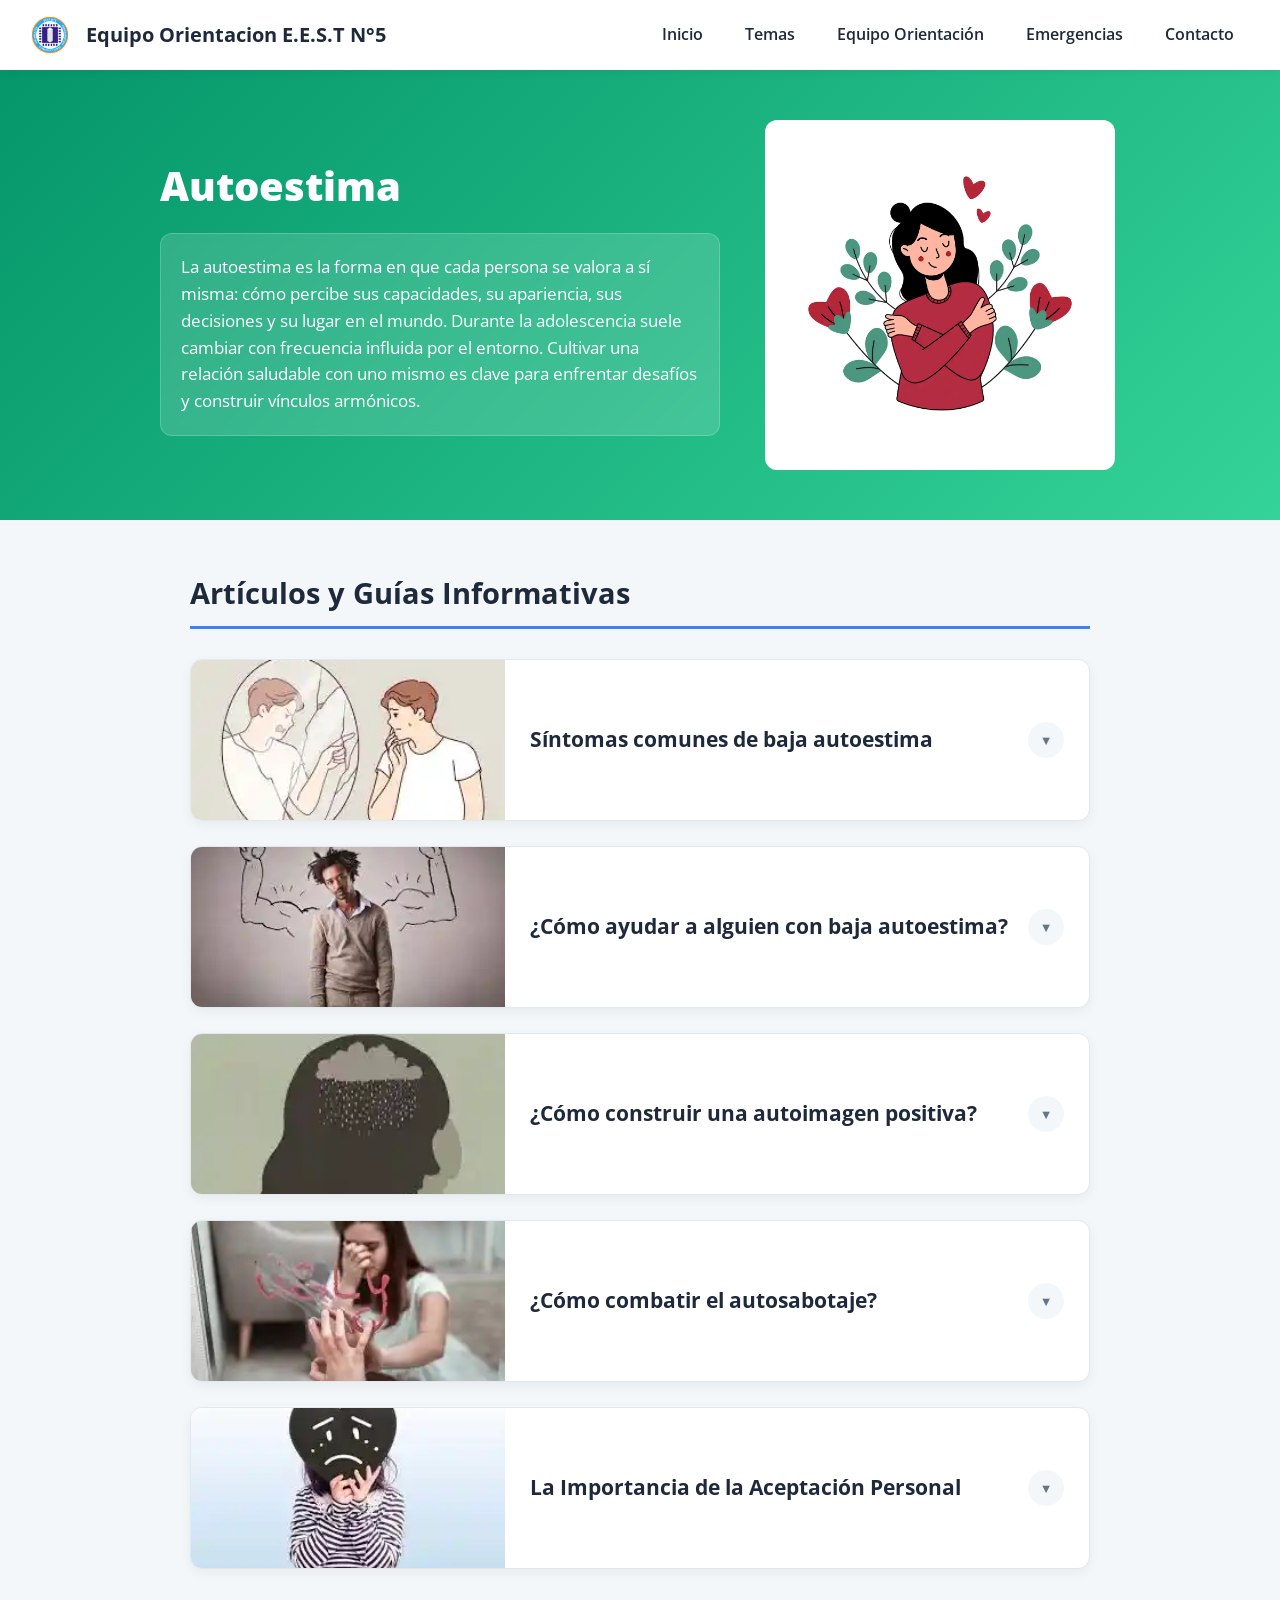
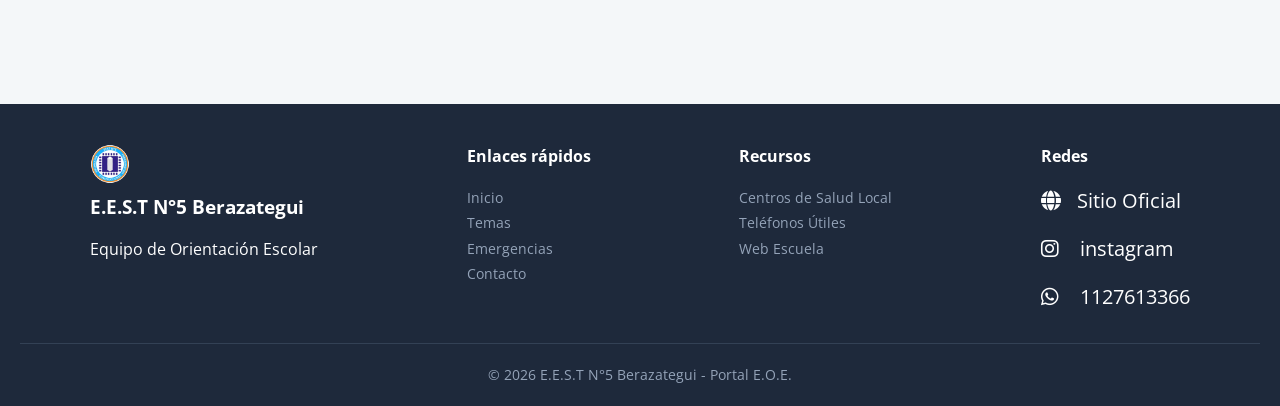
<file: autoestima.html>
<!DOCTYPE html>
<html lang="es">
<head>
    <meta charset="UTF-8">
    <meta http-equiv="X-UA-Compatible" content="IE=edge">
    <meta name="viewport" content="width=device-width, initial-scale=1.0">
    <meta name="description" content="Información, herramientas, autoimagen positiva y fortalecimiento de la autoestima en adolescentes. Portal E.O.E. - E.E.S.T N°5 Berazategui.">
    <link rel="stylesheet" href="https://cdnjs.cloudflare.com/ajax/libs/font-awesome/6.2.0/css/all.min.css" integrity="sha512-xh6O/CkQoPOWDdYTDqeRdPCVd1SpvCA9XXcUnZS2FmJNp1coAFzvtCN9BmamE+4aHK8yyUHUSCcJHgXloTyT2A==" crossorigin="anonymous" referrerpolicy="no-referrer" />
    <link rel="stylesheet" href="./css/subtemas.css">
    <title>Autoestima - E.E.S.T N°5 Berazategui</title>
</head>
<body>
    <div class="container">
        <!-- ENCABEZADO -->
        <header class="header-subtemas">
            <div class="container-logo">
                <img src="./img/LOGO2.webp" alt="logo tecnica 5" class="logo">
                <span class="logo-text">Equipo Orientacion E.E.S.T N°5</span>
                <!-- <i class="fas fa-brain" aria-hidden="true"></i> -->
            </div>
            <nav id="main-nav">
                 <ul>
                    <li><a href="index.html">Inicio</a></li>
                    <li><a href="index.html#temas">Temas</a></li>
                    <li><a href="equipo.html">Equipo Orientación</a></li>
                    <li><a href="index.html#lineas-ayuda">Emergencias</a></li>
                    <li><a href="index.html#contacto">Contacto</a></li>
                </ul>
            </nav>
            <button class="nav-toggle" id="nav-toggle" aria-label="Abrir menú de navegación">
                <i class="fas fa-bars"></i>
            </button> 
        </header>

        <!-- PORTADA HERO SECCIÓN -->
        <section class="heroprin hero-autoestima">
            <div class="hero-content">
                <h1 class="hero-title">Autoestima</h1>
                <p class="hero-subtitle">
                    La autoestima es la forma en que cada persona se valora a sí misma: cómo percibe sus capacidades, su apariencia, sus decisiones y su lugar en el mundo. Durante la adolescencia suele cambiar con frecuencia influida por el entorno. Cultivar una relación saludable con uno mismo es clave para enfrentar desafíos y construir vínculos armónicos.
                </p>
            </div>
            <div class="foto">
                <img src="./img/fotoautoestima-Photoroom.webp" alt="Ilustración representativa sobre el desarrollo del amor propio y la autoestima">
            </div>
        </section>

        <!-- CONTENIDO PRINCIPAL -->
        <main class="cuerpo">
            <div class="continente">
                <div class="cabeza">
                    <h2>Artículos y Guías Informativas</h2>
                </div>

                <!-- ARTÍCULO 1 -->
                <details class="card-noticia">
                    <summary>
                        <img src="./img/autoestima1.webp" alt="Indicadores de baja autoestima" class="summary-image">
                        <div class="summary-text-container">
                            <span class="summary-title">Síntomas comunes de baja autoestima</span>
                        </div>
                    </summary>
                    <div class="content">
                        <p>Algunas señales habituales para identificar una baja autoestima incluyen:</p>
                        <ul>
                            <li>Autocrítica frecuente y dificultad para reconocer los propios logros.</li>
                            <li>Temor excesivo al fracaso o al rechazo que lleva a evitar nuevos desafíos.</li>
                            <li>Comparación constante con los demás.</li>
                            <li>Dificultad para recibir cumplidos o valorar aspectos positivos de uno mismo.</li>
                            <li>Sensación persistente de insuficiencia o inseguridad personal.</li>
                        </ul>
                        <a href="https://www.ivanesalud.com/baja-autoestima-sintomas-y-consecuencias/" class="btn-ver-mas" target="_blank" rel="noopener noreferrer">Más información sobre causas y síntomas</a>
                    </div>
                </details>

                <!-- ARTÍCULO 2 -->
                <details class="card-noticia">
                    <summary>
                        <img src="./img/autoestima2.webp" alt="Estrategias de apoyo emocional" class="summary-image">
                        <div class="summary-text-container">
                            <span class="summary-title">¿Cómo ayudar a alguien con baja autoestima?</span>
                        </div>
                    </summary>
                    <div class="content">
                        <p>Pautas para acompañar de forma positiva a un compañero/a o amigo/a:</p>
                        <ul>
                            <li>Escuchar activamente, sin juzgar ni restar importancia a sus emociones.</li>
                            <li>Destacar sus cualidades reales y valorar el esfuerzo realizado.</li>
                            <li>Evitar las críticas destructivas, burlas o comparaciones.</li>
                            <li>Motivarle a realizar actividades donde se sienta cómodo/a y capaz.</li>
                            <li>Sugerir la consulta con profesionales del equipo de salud o con el E.O.E.</li>
                        </ul>
                        <a href="https://psicologiaymente.com/psicologia/como-ayudar-a-persona-con-baja-autoestima" class="btn-ver-mas" target="_blank" rel="noopener noreferrer">Guía paso a paso para acompañar</a>
                    </div>
                </details>

                <!-- ARTÍCULO 3 -->
                <details class="card-noticia">
                    <summary>
                        <img src="./img/autoestima3.webp" alt="Estrategias para mejorar la autoimagen" class="summary-image">
                        <div class="summary-text-container">
                            <span class="summary-title">¿Cómo construir una autoimagen positiva?</span>
                        </div>
                    </summary>
                    <div class="content">
                        <p>Hábitos recomendados para fortalecer la valoración personal:</p>
                        <ul>
                            <li>Revisar el diálogo interno y tratar de hablarse con mayor amabilidad.</li>
                            <li>Poner el foco en el propio recorrido en lugar de compararse con perfiles externos.</li>
                            <li>Construir una red de amistades sustentada en el respeto y el apoyo mutuo.</li>
                            <li>Atender las necesidades de descanso, movimiento y momentos de recreación.</li>
                        </ul>
                        <a href="https://www.dianova.org/es/campanas/prevencion-de-adicciones/como-fomentar-la-autoestima-en-la-adolescencia/" class="btn-ver-mas" target="_blank" rel="noopener noreferrer">Fomentar la autoestima en la adolescencia</a>
                    </div>
                </details>

                <!-- ARTÍCULO 4 -->
                <details class="card-noticia">
                    <summary>
                        <img src="./img/autoestima4.webp" alt="Herramientas contra el autosabotaje" class="summary-image">
                        <div class="summary-text-container">
                            <span class="summary-title">¿Cómo combatir el autosabotaje?</span>
                        </div>
                    </summary>
                    <div class="content">
                        <p>Estrategias para superar conductas que frenan el crecimiento personal:</p>
                        <ul>
                            <li>Reconocer en qué momentos surge la postergación o el freno por inseguridad.</li>
                            <li>Descomponer metas grandes en pequeñas tareas progresivas.</li>
                            <li>Registrar los pequeños avances diarios para sostener la motivación.</li>
                            <li>Transformar la creencia de <em>"no puedo hacerlo"</em> por <em>"puedo intentar y aprender del proceso"</em>.</li>
                        </ul>
                        <a href="https://psicologiaymente.com/psicologia/combatir-el-autosabotaje" class="btn-ver-mas" target="_blank" rel="noopener noreferrer">Superar el autosabotaje</a>
                    </div>
                </details>

                <!-- ARTÍCULO 5 -->
                <details class="card-noticia">
                    <summary>
                        <img src="./img/autoestima5.webp" alt="Importancia de la autoaceptación" class="summary-image">
                        <div class="summary-text-container">
                            <span class="summary-title">La Importancia de la Aceptación Personal</span>
                        </div>
                    </summary>
                    <div class="content">
                        <p>Aceptarse implica reconocerse integralmente, valorando las fortalezas y comprendiendo las imperfecciones como parte del crecimiento. Permite afianzar la confianza, disminuir la autocrítica constante y estructurar una autoestima firme y realista.</p>
                        <a href="https://www.psychologytoday.com/ar/blog/la-importancia-de-la-aceptacion-personal" class="btn-ver-mas" target="_blank" rel="noopener noreferrer">Leer sobre la autoaceptación</a>
                    </div>
                </details>
            </div>
        </main>
    </div>

    <!-- FOOTER -->
    <footer>
        <div class="footer-container">
            <div class="footer-logo">
                <img src="./img/LOGO2.webp" alt="logo tecnica 5" class="logo">
                <h3>E.E.S.T N°5 Berazategui</h3>
                <p>Equipo de Orientación Escolar</p>
            </div>
            <div class="footer-links">
                <h4>Enlaces rápidos</h4>
                <ul>
                    <li><a href="index.html">Inicio</a></li>
                    <li><a href="index.html#temas">Temas</a></li>
                    <li><a href="index.html#lineas-ayuda">Emergencias</a></li>
                    <li><a href="index.html#contacto">Contacto</a></li>
                </ul>
            </div>
            <div class="footer-resources">
                <h4>Recursos</h4>
                <ul>
                    <li><a href="caps.html">Centros de Salud Local</a></li>
                    <li><a href="telefonos.html">Teléfonos Útiles</a></li>
                    <li><a href="https://profegusty.github.io/tecnica5berazategui/" target="_blank" rel="noopener noreferrer">Web Escuela</a></li>
                </ul>
            </div>
            <div class="footer-social">
                <h4>Redes</h4>
                <div class="social-icons">
                    <a href="https://profegusty.github.io/tecnica5berazategui/" target="_blank" rel="noopener noreferrer" aria-label="Sitio Web Escuela"><i class="fa-solid fa-globe"></i>Sitio Oficial</a>
                    <a href="https://www.instagram.com/tecnica_n5_berazategui/" target="_blank" rel="noopener noreferrer"><i class="fa-brands fa-instagram"></i> instagram</a>
                    <a href="#"><i class="fa-brands fa-whatsapp"></i> 1127613366</a>
                </div>
            </div>
        </div>
        <div class="footer-bottom">
            <p>&copy; 2026 E.E.S.T N°5 Berazategui - Portal E.O.E.</p>
        </div>
    </footer>

    <!-- SCRIPT DE NAVEGACIÓN MOBILE -->
    <script>
        document.addEventListener('DOMContentLoaded', function() {
            const navToggle = document.getElementById('nav-toggle');
            const mainNav = document.getElementById('main-nav');

            if (navToggle && mainNav) {
                navToggle.addEventListener('click', function() {
                    mainNav.classList.toggle('open');
                    const icon = navToggle.querySelector('i');
                    icon.className = mainNav.classList.contains('open') ? 'fas fa-times' : 'fas fa-bars';
                });

                const navLinks = mainNav.querySelectorAll('a');
                navLinks.forEach(link => {
                    link.addEventListener('click', () => {
                        if (mainNav.classList.contains('open')) {
                            mainNav.classList.remove('open');
                            navToggle.querySelector('i').className = 'fas fa-bars';
                        }
                    });
                });
            }
        });
    </script>
</body>
</html>
</file>
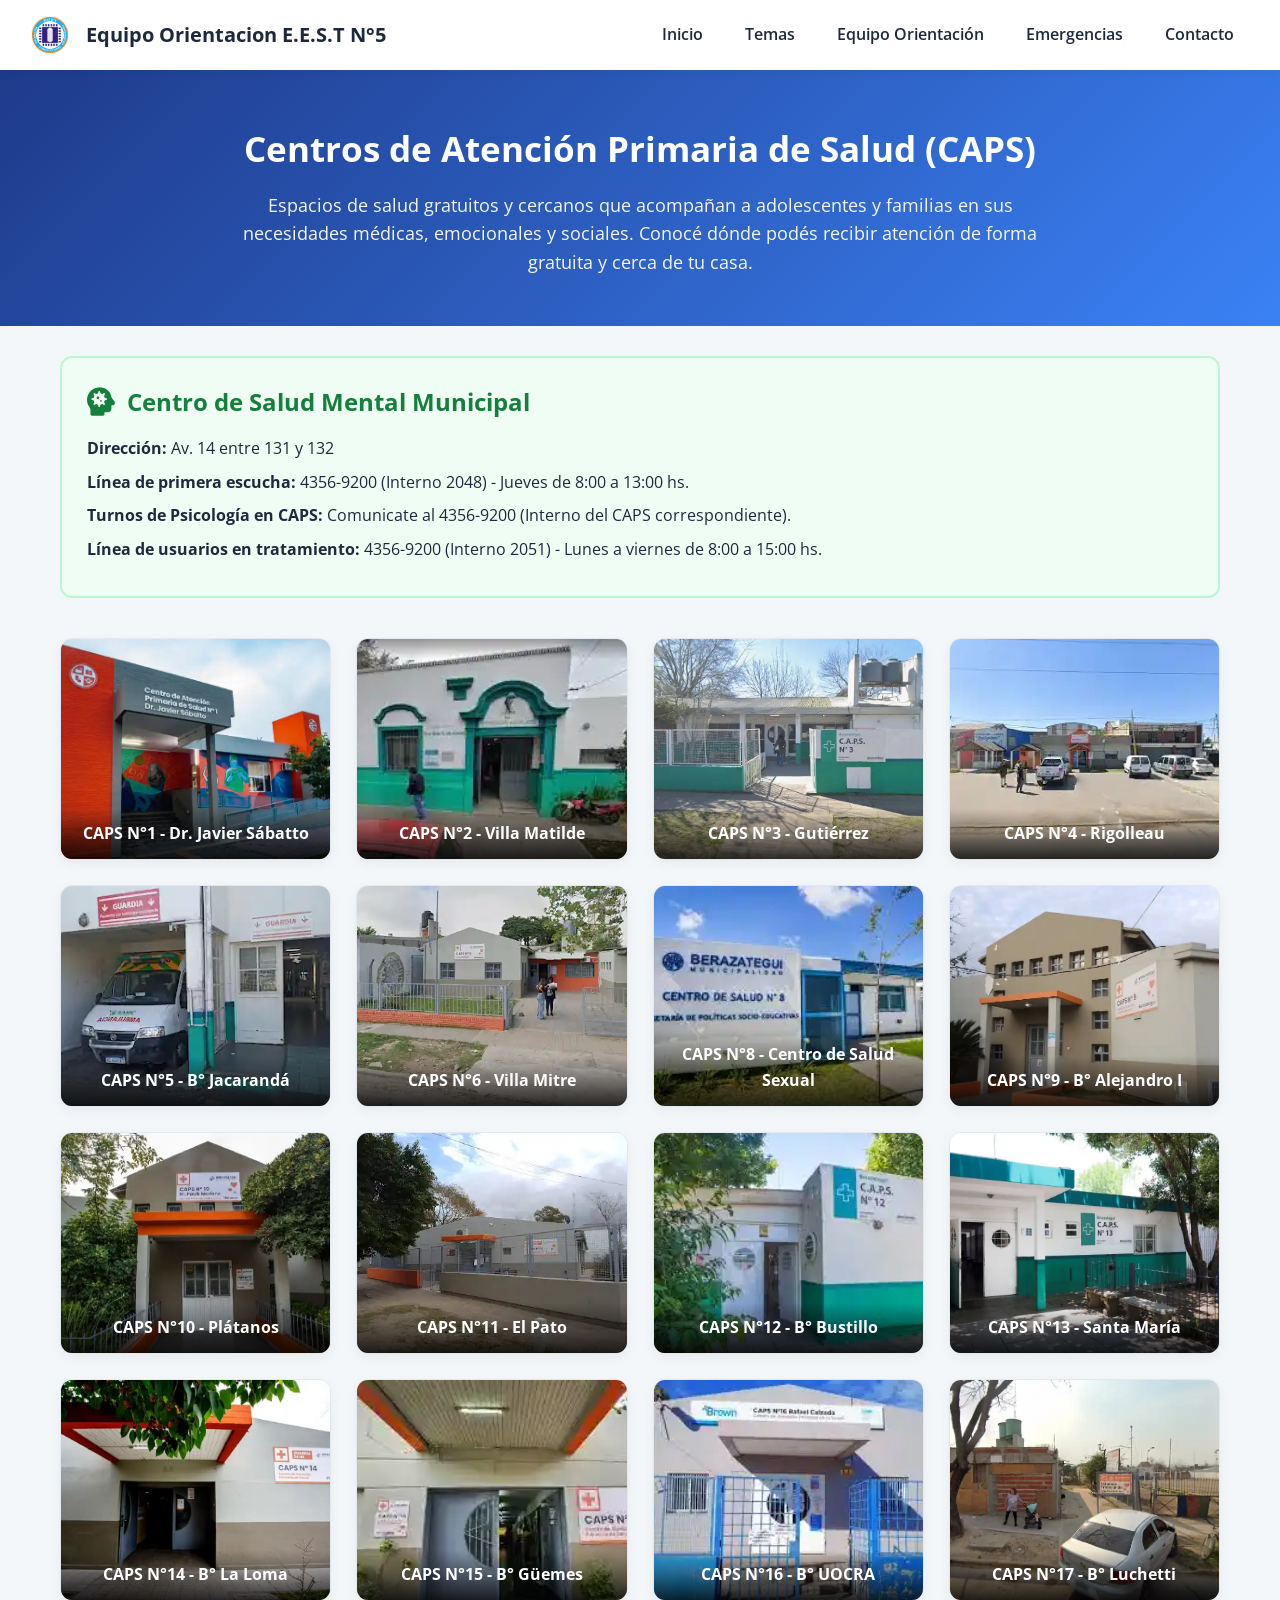
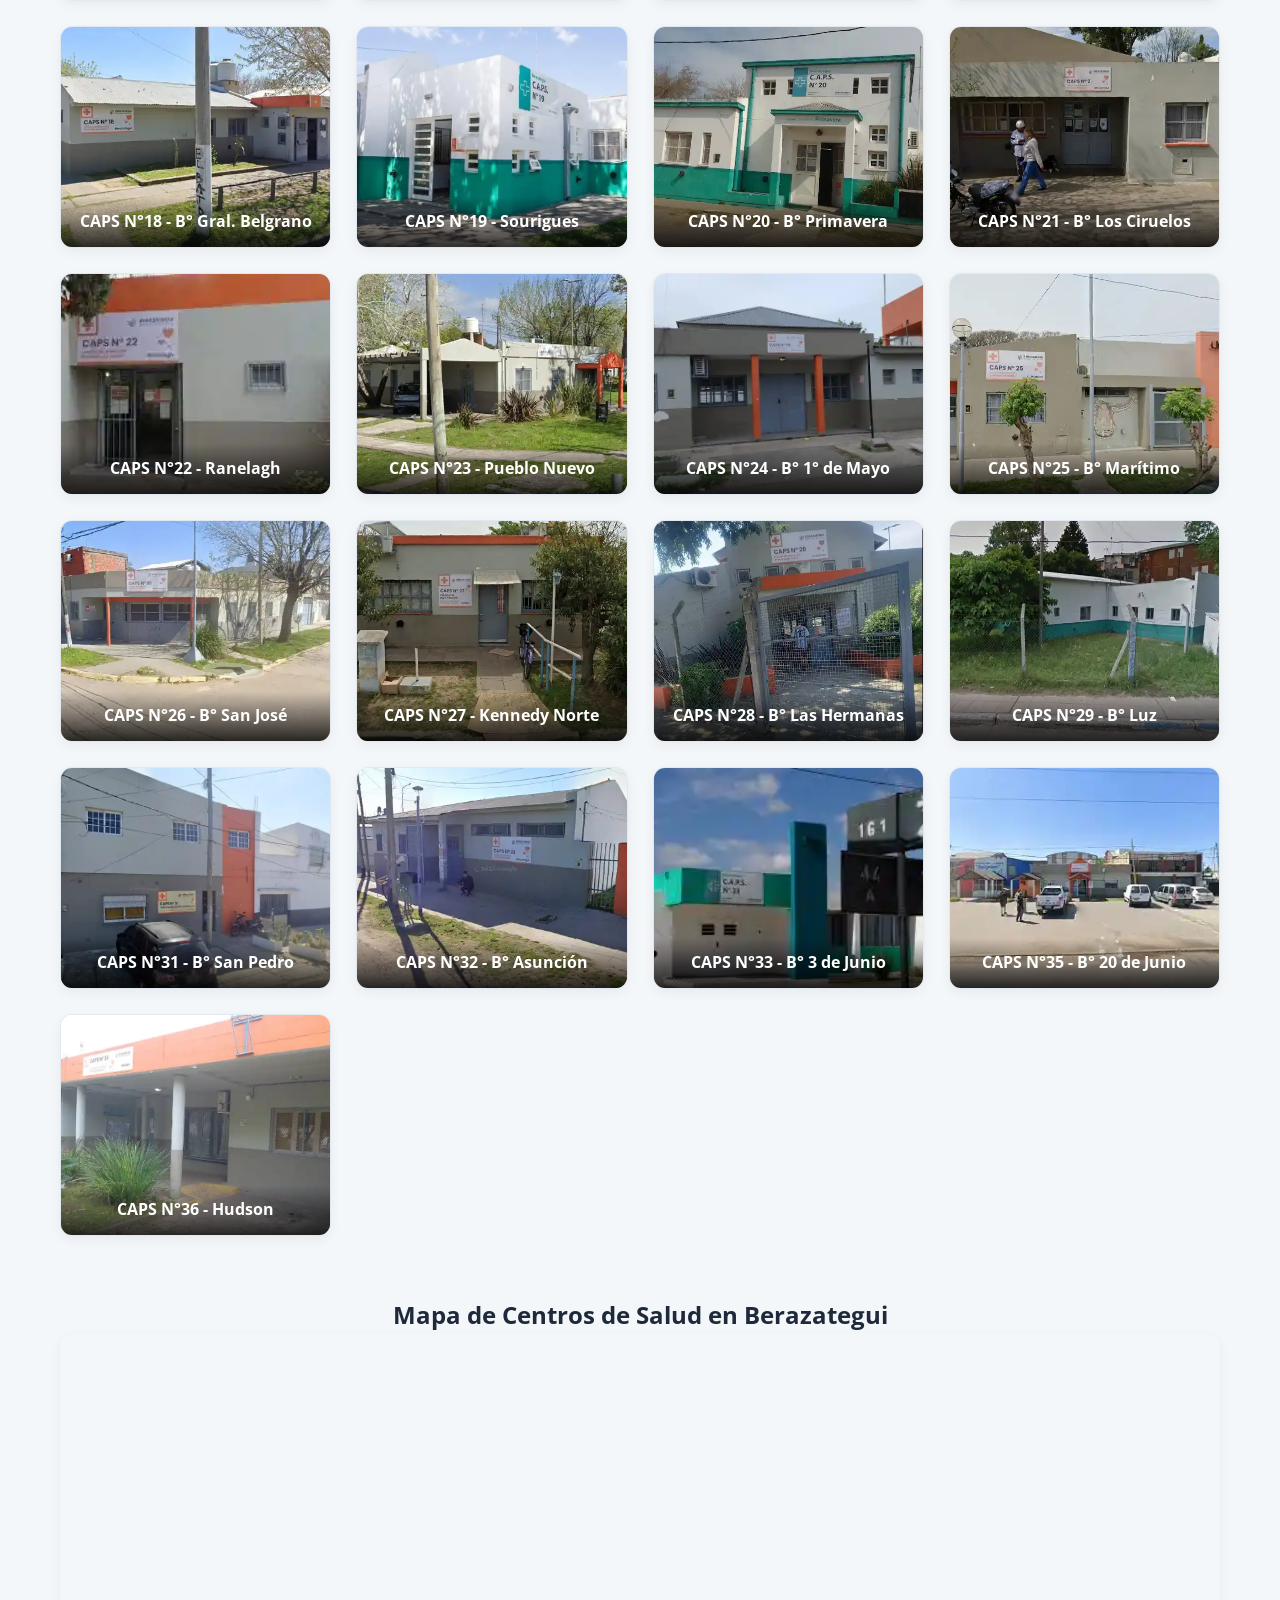
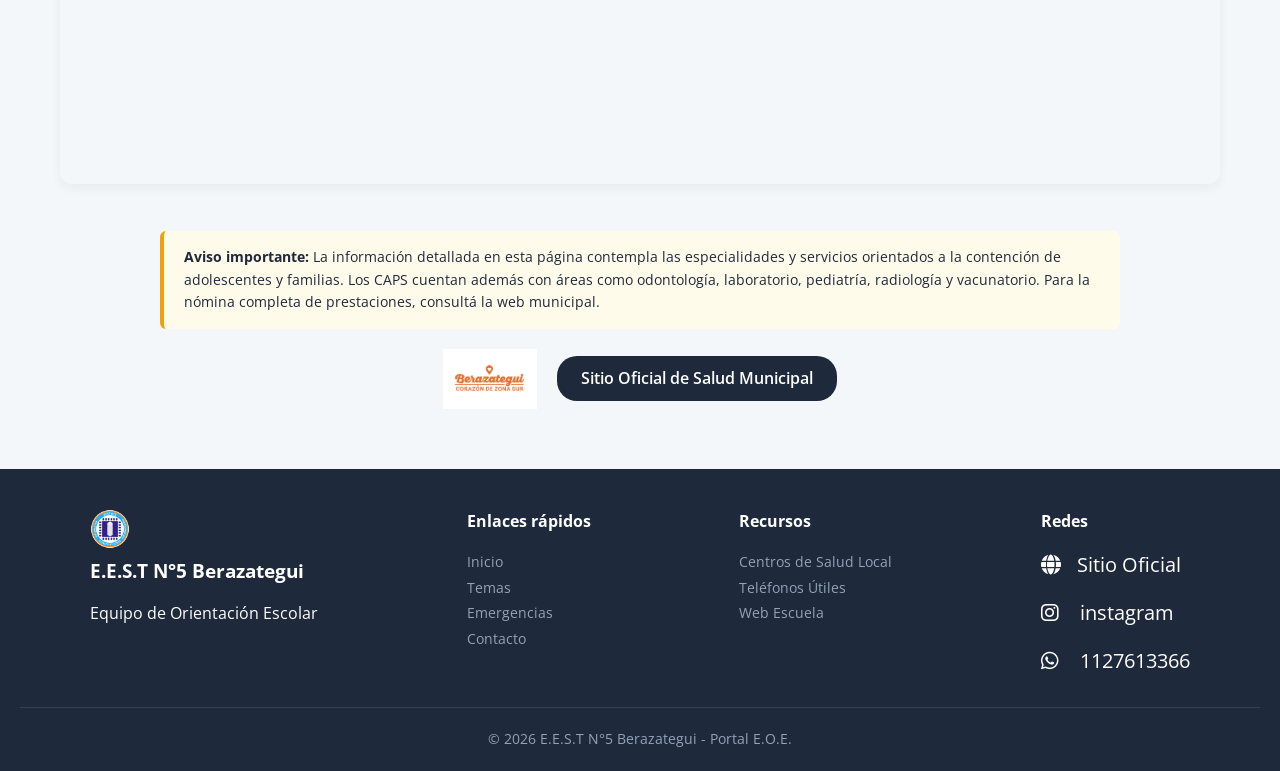
<file: caps.html>
<!DOCTYPE html>
<html lang="es">
<head>
    <meta charset="UTF-8">
    <meta name="viewport" content="width=device-width, initial-scale=1.0">
    <meta name="description" content="Centros de Atención Primaria de Salud (CAPS) y Centro de Salud Mental en Berazategui. Horarios, direcciones y especialidades.">
    <link rel="stylesheet" href="https://cdnjs.cloudflare.com/ajax/libs/font-awesome/6.2.0/css/all.min.css" integrity="sha512-xh6O/CkQoPOWDdYTDqeRdPCVd1SpvCA9XXcUnZS2FmJNp1coAFzvtCN9BmamE+4aHK8yyUHUSCcJHgXloTyT2A==" crossorigin="anonymous" referrerpolicy="no-referrer" />
    <link rel="stylesheet" href="./css/caps.css">
    <title>Centros de Salud (CAPS) - E.E.S.T N°5 Berazategui</title>
</head>
<body>
    <!-- ENCABEZADO -->
    <header class="header-caps">
        <div class="container-logo">
            <!-- <i class="fas fa-brain" aria-hidden="true"></i> -->
            <img src="./img/LOGO2.webp" alt="logo tecnica 5" class="logo">
            <span class="logo-text">Equipo Orientacion E.E.S.T N°5</span>
        </div>
        <nav id="main-nav">
            <ul>
                    <li><a href="index.html">Inicio</a></li>
                    <li><a href="index.html#temas">Temas</a></li>
                    <li><a href="equipo.html">Equipo Orientación</a></li>
                    <li><a href="index.html#lineas-ayuda">Emergencias</a></li>
                    <li><a href="index.html#contacto">Contacto</a></li>
                </ul>
        </nav>
        <button class="nav-toggle" id="nav-toggle" aria-label="Abrir menú de navegación">
            <i class="fas fa-bars"></i>
        </button>
    </header>

    <!-- PORTADA DE SECCIÓN -->
    <section class="titulo-caps">
        <h1>Centros de Atención Primaria de Salud (CAPS)</h1>
        <p class="introduccion">
            Espacios de salud gratuitos y cercanos que acompañan a adolescentes y familias en sus necesidades médicas, emocionales y sociales. Conocé dónde podés recibir atención de forma gratuita y cerca de tu casa.
        </p>
    </section>

    <!-- RECURSO DESTACADO: SALUD MENTAL -->
    <section class="seccion-destacada">
        <div class="caps-card-destacada">
            <div class="destacada-header">
                <i class="fas fa-head-side-virus" aria-hidden="true"></i>
                <h2>Centro de Salud Mental Municipal</h2>
            </div>
            <div class="destacada-body">
                <p><strong>Dirección:</strong> Av. 14 entre 131 y 132</p>
                <p><strong>Línea de primera escucha:</strong> 4356-9200 (Interno 2048) - Jueves de 8:00 a 13:00 hs.</p>
                <p><strong>Turnos de Psicología en CAPS:</strong> Comunicate al 4356-9200 (Interno del CAPS correspondiente).</p>
                <p><strong>Línea de usuarios en tratamiento:</strong> 4356-9200 (Interno 2051) - Lunes a viernes de 8:00 a 15:00 hs.</p>
            </div>
        </div>
    </section>

    <!-- GRID DE CAPS LOCALES -->
    <main class="continente caps-grid">

        <details class="caps-card">
            <summary class="caps-summary">
                <img src="./img/caps1.webp" alt="Fachada del CAPS N°1 Dr. Javier Sábatto" class="summary-image">
                <span class="summary-title">CAPS N°1 - Dr. Javier Sábatto</span>
            </summary>
            <div class="content">
                <span class="badge-guardia">Guardia 24 hs</span>
                <p><strong>Dirección:</strong> Av. Rigolleau (Calle 14) e/ 131 y 132</p>
                <p><strong>Especialidades:</strong> Clínica médica, ginecología, obstetricia, patología mamaria.</p>
                <p><strong>Turnos consultorios:</strong> 0810-444-3700 (Lun a Vie de 9:00 a 16:00 hs).</p>
            </div>
        </details>

        <details class="caps-card">
            <summary class="caps-summary">
                <img src="./img/caps2.webp" alt="CAPS N°2 Villa Matilde" class="summary-image">
                <span class="summary-title">CAPS N°2 - Villa Matilde</span>
            </summary>
            <div class="content">
                <span class="badge-guardia">Guardia 24 hs</span>
                <p><strong>Dirección:</strong> Calle 159 e/ 54 y 55 (Hudson)</p>
                <p><strong>Teléfono:</strong> 4356-9200 Int. 2002</p>
                <p><strong>Servicios:</strong> Clínica médica y enfermería 24 hs, ginecología y psicología.</p>
            </div>
        </details>

        <details class="caps-card">
            <summary class="caps-summary">
                <img src="./img/caps3.webp" alt="CAPS N°3 Gutiérrez" class="summary-image">
                <span class="summary-title">CAPS N°3 - Gutiérrez</span>
            </summary>
            <div class="content">
                <span class="badge-guardia">Guardia 24 hs</span>
                <p><strong>Dirección:</strong> Calle 457 A y 415 (Gutiérrez)</p>
                <p><strong>Teléfono:</strong> 4356-9200 Int. 2003</p>
                <p><strong>Servicios:</strong> Ginecología, psicología y test rápido de VIH.</p>
            </div>
        </details>

        <details class="caps-card">
            <summary class="caps-summary">
                <img src="./img/caps 4.webp" alt="CAPS N°4 Rigolleau" class="summary-image">
                <span class="summary-title">CAPS N°4 - Rigolleau</span>
            </summary>
            <div class="content">
                <p><strong>Dirección:</strong> Av. Dardo Rocha e/ 15 y 16</p>
                <p><strong>Teléfono:</strong> 4356-9200 Int. 2004</p>
                <p><strong>Horarios:</strong> Lunes a viernes de 8:00 a 16:00 hs.</p>
                <p><strong>Servicios:</strong> Ginecología, psicología y clínica médica.</p>
            </div>
        </details>

        <details class="caps-card">
            <summary class="caps-summary">
                <img src="./img/caps5.webp" alt="CAPS N°5 Jacarandá" class="summary-image">
                <span class="summary-title">CAPS N°5 - B° Jacarandá</span>
            </summary>
            <div class="content">
                <span class="badge-guardia">Guardia 24 hs</span>
                <p><strong>Dirección:</strong> Calle 159 B e/ 23 y 24</p>
                <p><strong>Teléfono:</strong> 4356-9200 Int. 2005</p>
                <p><strong>Servicios:</strong> Clínica médica, enfermería 24 hs, ginecología, psicología y nutrición.</p>
            </div>
        </details>

        <details class="caps-card">
            <summary class="caps-summary">
                <img src="./img/caps6.webp" alt="CAPS N°6 Villa Mitre" class="summary-image">
                <span class="summary-title">CAPS N°6 - Villa Mitre</span>
            </summary>
            <div class="content">
                <p><strong>Dirección:</strong> Calle 30 y 160</p>
                <p><strong>Teléfono:</strong> 4356-9200 Int. 2006</p>
                <p><strong>Horarios:</strong> Lunes a viernes de 8:00 a 16:00 hs.</p>
                <p><strong>Servicios:</strong> Clínica médica y psicología.</p>
            </div>
        </details>

        <details class="caps-card">
            <summary class="caps-summary">
                <img src="./img/capsn8.webp" alt="CAPS N°8 Prevención de ETS" class="summary-image">
                <span class="summary-title">CAPS N°8 - Centro de Salud Sexual</span>
            </summary>
            <div class="content">
                <p><strong>Dirección:</strong> Calle 10 N° 3119 e/ 131 y 132</p>
                <p><strong>Teléfonos:</strong> 4256-8049 / 4356-9200 Int. 3010</p>
                <p><strong>Horarios:</strong> Lunes a viernes de 8:00 a 16:00 hs.</p>
                <p><strong>Servicios:</strong> Prevención de ITS/VIH, test rápido, ginecología, adolescencia, psicología y servicio social.</p>
            </div>
        </details>

        <details class="caps-card">
            <summary class="caps-summary">
                <img src="./img/caps9.webp" alt="CAPS N°9 Alejandro I" class="summary-image">
                <span class="summary-title">CAPS N°9 - B° Alejandro I</span>
            </summary>
            <div class="content">
                <p><strong>Dirección:</strong> Av. Julieta Lanteri (21) y 125</p>
                <p><strong>Teléfono:</strong> 4356-9200 Int. 2009</p>
                <p><strong>Horarios:</strong> Lunes a viernes de 8:00 a 16:00 hs.</p>
                <p><strong>Servicios:</strong> Ginecología, clínica médica y psicología.</p>
            </div>
        </details>

        <details class="caps-card">
            <summary class="caps-summary">
                <img src="./img/CAP10.webp" alt="CAPS N°10 Plátanos" class="summary-image">
                <span class="summary-title">CAPS N°10 - Plátanos</span>
            </summary>
            <div class="content">
                <p><strong>Dirección:</strong> Calle 43 y 157 (Plátanos)</p>
                <p><strong>Teléfono:</strong> 4356-9200 Int. 2010</p>
                <p><strong>Horarios:</strong> Lunes a viernes de 7:00 a 18:00 hs.</p>
                <p><strong>Servicios:</strong> Ginecología, clínica médica y psicología.</p>
            </div>
        </details>

        <details class="caps-card">
            <summary class="caps-summary">
                <img src="./img/CAPS11.webp" alt="CAPS N°11 El Pato" class="summary-image">
                <span class="summary-title">CAPS N°11 - El Pato</span>
            </summary>
            <div class="content">
                <span class="badge-guardia">Guardia 24 hs</span>
                <p><strong>Dirección:</strong> Calle 517 y 611 (Ruta 36 Km 38,5)</p>
                <p><strong>Teléfono:</strong> 4356-9200 Int. 2011</p>
                <p><strong>Servicios:</strong> Clínica médica y enfermería 24 hs, ginecología, psicología y test VIH.</p>
            </div>
        </details>

        <details class="caps-card">
            <summary class="caps-summary">
                <img src="./img/CAPS12.webp" alt="CAPS N°12 Bustillo" class="summary-image">
                <span class="summary-title">CAPS N°12 - B° Bustillo</span>
            </summary>
            <div class="content">
                <p><strong>Dirección:</strong> Calle 54 y 149 (Hudson)</p>
                <p><strong>Teléfono:</strong> 4356-9200 Int. 2012</p>
                <p><strong>Horarios:</strong> Lunes a viernes de 8:00 a 16:00 hs.</p>
                <p><strong>Servicios:</strong> Ginecología, clínica médica y psicología.</p>
            </div>
        </details>

        <details class="caps-card">
            <summary class="caps-summary">
                <img src="./img/CAPS13.webp" alt="CAPS N°13 B° Santa María" class="summary-image">
                <span class="summary-title">CAPS N°13 - Santa María</span>
            </summary>
            <div class="content">
                <p><strong>Dirección:</strong> Calle 114 y 26</p>
                <p><strong>Teléfono:</strong> 4356-9200 Int. 2013</p>
                <p><strong>Horarios:</strong> Lunes a viernes de 8:00 a 16:00 hs.</p>
                <p><strong>Servicios:</strong> Ginecología, clínica médica y psicología.</p>
            </div>
        </details>

        <details class="caps-card">
            <summary class="caps-summary">
                <img src="./img/CAPS14.webp" alt="CAPS N°14 La Loma" class="summary-image">
                <span class="summary-title">CAPS N°14 - B° La Loma</span>
            </summary>
            <div class="content">
                <span class="badge-guardia">Guardia 24 hs</span>
                <p><strong>Dirección:</strong> Calle 151 A y 35</p>
                <p><strong>Teléfono:</strong> 4356-9200 Int. 2014</p>
                <p><strong>Servicios:</strong> Guardia clínica y enfermería 24 hs, ginecología y psicología.</p>
            </div>
        </details>

        <details class="caps-card">
            <summary class="caps-summary">
                <img src="./img/CAPS15.webp" alt="CAPS N°15 Güemes" class="summary-image">
                <span class="summary-title">CAPS N°15 - B° Güemes</span>
            </summary>
            <div class="content">
                <p><strong>Dirección:</strong> Calle 110 A y 9</p>
                <p><strong>Teléfono:</strong> 4356-9200 Int. 2015</p>
                <p><strong>Horarios:</strong> Lunes a viernes de 8:00 a 16:00 hs.</p>
                <p><strong>Servicios:</strong> Ginecología, clínica médica y psicología.</p>
            </div>
        </details>

        <details class="caps-card">
            <summary class="caps-summary">
                <img src="./img/caps16.webp" alt="CAPS N°16 UOCRA" class="summary-image">
                <span class="summary-title">CAPS N°16 - B° UOCRA</span>
            </summary>
            <div class="content">
                <p><strong>Dirección:</strong> Calle 156 y 5</p>
                <p><strong>Teléfono:</strong> 4356-9200 Int. 2016</p>
                <p><strong>Horarios:</strong> Lunes a viernes de 7:00 a 15:00 hs.</p>
                <p><strong>Servicios:</strong> Ginecología, medicina general y psicología.</p>
            </div>
        </details>

        <details class="caps-card">
            <summary class="caps-summary">
                <img src="./img/caps17.webp" alt="CAPS N°17 Luchetti" class="summary-image">
                <span class="summary-title">CAPS N°17 - B° Luchetti</span>
            </summary>
            <div class="content">
                <p><strong>Dirección:</strong> Calle 144 e/ 28 y 30</p>
                <p><strong>Teléfono:</strong> 4356-9200 Int. 2017</p>
                <p><strong>Horarios:</strong> Lunes a viernes de 7:00 a 15:00 hs.</p>
                <p><strong>Servicios:</strong> Ginecología, clínica médica y psicología.</p>
            </div>
        </details>

        <details class="caps-card">
            <summary class="caps-summary">
                <img src="./img/caps18.webp" alt="CAPS N°18 Belgrano" class="summary-image">
                <span class="summary-title">CAPS N°18 - B° Gral. Belgrano</span>
            </summary>
            <div class="content">
                <p><strong>Dirección:</strong> Calle 20 e/ 161 y 162</p>
                <p><strong>Teléfono:</strong> 4356-9200 Int. 2018</p>
                <p><strong>Horarios:</strong> Lunes a viernes de 8:00 a 16:00 hs.</p>
                <p><strong>Servicios:</strong> Ginecología, medicina general, psicología y test VIH.</p>
            </div>
        </details>

        <details class="caps-card">
            <summary class="caps-summary">
                <img src="./img/CAPS19.webp" alt="CAPS N°19 Sourigues" class="summary-image">
                <span class="summary-title">CAPS N°19 - Sourigues</span>
            </summary>
            <div class="content">
                <p><strong>Dirección:</strong> Calle 262 A y 216 (Sourigues)</p>
                <p><strong>Teléfono:</strong> 4356-9200 Int. 2019</p>
                <p><strong>Horarios:</strong> Lunes a viernes de 7:00 a 16:00 hs.</p>
                <p><strong>Servicios:</strong> Ginecología, clínica médica y psicología.</p>
            </div>
        </details>

        <details class="caps-card">
            <summary class="caps-summary">
                <img src="./img/caps20.webp" alt="CAPS N°20 Primavera" class="summary-image">
                <span class="summary-title">CAPS N°20 - B° Primavera</span>
            </summary>
            <div class="content">
                <p><strong>Dirección:</strong> Calle 116 A y 18</p>
                <p><strong>Teléfono:</strong> 4356-9200 Int. 2020</p>
                <p><strong>Horarios:</strong> Lunes a viernes de 8:00 a 16:00 hs.</p>
                <p><strong>Servicios:</strong> Ginecología, clínica médica y psicología.</p>
            </div>
        </details>

        <details class="caps-card">
            <summary class="caps-summary">
                <img src="./img/caps21.webp" alt="CAPS N°21 Los Ciruelos" class="summary-image">
                <span class="summary-title">CAPS N°21 - B° Los Ciruelos</span>
            </summary>
            <div class="content">
                <p><strong>Dirección:</strong> Calle 3 e/ 129 y 129 A</p>
                <p><strong>Teléfono:</strong> 4356-9200 Int. 2021</p>
                <p><strong>Horarios:</strong> Lunes a viernes de 8:00 a 16:00 hs.</p>
                <p><strong>Servicios:</strong> Ginecología y psicología.</p>
            </div>
        </details>

        <details class="caps-card">
            <summary class="caps-summary">
                <img src="./img/CAPS22.webp" alt="CAPS N°22 Ranelagh" class="summary-image">
                <span class="summary-title">CAPS N°22 - Ranelagh</span>
            </summary>
            <div class="content">
                <p><strong>Dirección:</strong> Calle 359 e/ 303 y 304 (Ranelagh)</p>
                <p><strong>Teléfono:</strong> 4356-9200 Int. 2022</p>
                <p><strong>Horarios:</strong> Lunes a viernes de 7:00 a 16:00 hs.</p>
                <p><strong>Servicios:</strong> Ginecología, clínica médica y psicología.</p>
            </div>
        </details>

        <details class="caps-card">
            <summary class="caps-summary">
                <img src="./img/caps23.webp" alt="CAPS N°23 Pueblo Nuevo" class="summary-image">
                <span class="summary-title">CAPS N°23 - Pueblo Nuevo</span>
            </summary>
            <div class="content">
                <p><strong>Dirección:</strong> Calle 59 y 165</p>
                <p><strong>Teléfono:</strong> 4356-9200 Int. 2023</p>
                <p><strong>Horarios:</strong> Lunes a viernes de 8:00 a 16:00 hs.</p>
                <p><strong>Servicios:</strong> Ginecología, clínica médica, psicología y nutrición.</p>
            </div>
        </details>

        <details class="caps-card">
            <summary class="caps-summary">
                <img src="./img/caps24.webp" alt="CAPS N°24 B° 1° de Mayo" class="summary-image">
                <span class="summary-title">CAPS N°24 - B° 1° de Mayo</span>
            </summary>
            <div class="content">
                <p><strong>Dirección:</strong> Calle 122 esq. 1</p>
                <p><strong>Teléfono:</strong> 4356-9200 Int. 2024</p>
                <p><strong>Horarios:</strong> Lunes a viernes de 8:00 a 16:00 hs.</p>
                <p><strong>Servicios:</strong> Ginecología, medicina general y psicología.</p>
            </div>
        </details>

        <details class="caps-card">
            <summary class="caps-summary">
                <img src="./img/caps25.webp" alt="CAPS N°25 B° Marítimo" class="summary-image">
                <span class="summary-title">CAPS N°25 - B° Marítimo</span>
            </summary>
            <div class="content">
                <p><strong>Dirección:</strong> Calle 58 e/ 120 y 121</p>
                <p><strong>Teléfono:</strong> 4356-9200 Int. 2025</p>
                <p><strong>Horarios:</strong> Lunes a viernes de 8:00 a 20:00 hs.</p>
                <p><strong>Servicios:</strong> Clínica médica, ginecología, psicología, nutrición y test VIH.</p>
            </div>
        </details>

        <details class="caps-card">
            <summary class="caps-summary">
                <img src="./img/caps26.webp" alt="CAPS N°26 B° San José" class="summary-image">
                <span class="summary-title">CAPS N°26 - B° San José</span>
            </summary>
            <div class="content">
                <p><strong>Dirección:</strong> Calle 4 y 117 A</p>
                <p><strong>Teléfono:</strong> 4356-9200 Int. 2026</p>
                <p><strong>Horarios:</strong> Lunes a viernes de 8:00 a 16:00 hs.</p>
                <p><strong>Servicios:</strong> Clínica médica, ginecología y psicología.</p>
            </div>
        </details>

        <details class="caps-card">
            <summary class="caps-summary">
                <img src="./img/caps27.webp" alt="CAPS N°27 Kennedy Norte" class="summary-image">
                <span class="summary-title">CAPS N°27 - Kennedy Norte</span>
            </summary>
            <div class="content">
                <p><strong>Dirección:</strong> Calle 50 e/ 127 y 128</p>
                <p><strong>Teléfono:</strong> 4356-9200 Int. 2027</p>
                <p><strong>Horarios:</strong> Lunes a viernes de 7:00 a 15:00 hs.</p>
                <p><strong>Servicios:</strong> Clínica médica, ginecología y psicología.</p>
            </div>
        </details>

        <details class="caps-card">
            <summary class="caps-summary">
                <img src="./img/caps28.webp" alt="CAPS N°28 Las Hermanas" class="summary-image">
                <span class="summary-title">CAPS N°28 - B° Las Hermanas</span>
            </summary>
            <div class="content">
                <p><strong>Dirección:</strong> Calle 75 e/ 124 y 127</p>
                <p><strong>Teléfono:</strong> 4356-9200 Int. 2028</p>
                <p><strong>Horarios:</strong> Lunes a viernes de 7:00 a 18:00 hs.</p>
                <p><strong>Servicios:</strong> Medicina general, ginecología y psicología.</p>
            </div>
        </details>

        <details class="caps-card">
            <summary class="caps-summary">
                <img src="./img/caps29.webp" alt="CAPS N°29 Barrio Luz" class="summary-image">
                <span class="summary-title">CAPS N°29 - B° Luz</span>
            </summary>
            <div class="content">
                <p><strong>Dirección:</strong> Calle 316 e/ 368 A y 368 B</p>
                <p><strong>Teléfono:</strong> 4356-9200 Int. 2029</p>
                <p><strong>Horarios:</strong> Lunes a viernes de 8:00 a 16:00 hs.</p>
                <p><strong>Servicios:</strong> Clínica médica, ginecología y psicología.</p>
            </div>
        </details>

        <details class="caps-card">
            <summary class="caps-summary">
                <img src="./img/caps31.webp" alt="CAPS N°31 San Pedro" class="summary-image">
                <span class="summary-title">CAPS N°31 - B° San Pedro</span>
            </summary>
            <div class="content">
                <p><strong>Dirección:</strong> Calle 12 A e/ 106 y 107</p>
                <p><strong>Teléfono:</strong> 4356-9200 Int. 2031</p>
                <p><strong>Horarios:</strong> Lunes a viernes de 8:00 a 16:00 hs.</p>
                <p><strong>Servicios:</strong> Clínica médica, ginecología y psicología.</p>
            </div>
        </details>

        <details class="caps-card">
            <summary class="caps-summary">
                <img src="./img/caps32.webp" alt="CAPS N°32 Barrio Asunción" class="summary-image">
                <span class="summary-title">CAPS N°32 - B° Asunción</span>
            </summary>
            <div class="content">
                <p><strong>Dirección:</strong> Calle 11 e/ 159 A y 160</p>
                <p><strong>Teléfono:</strong> 4356-9200 Int. 2032</p>
                <p><strong>Horarios:</strong> Lunes a viernes de 8:00 a 16:00 hs.</p>
                <p><strong>Servicios:</strong> Medicina general, ginecología y psicología.</p>
            </div>
        </details>

        <details class="caps-card">
            <summary class="caps-summary">
                <img src="./img/CAPS33.webp" alt="CAPS N°33 Barrio 3 de Junio" class="summary-image">
                <span class="summary-title">CAPS N°33 - B° 3 de Junio</span>
            </summary>
            <div class="content">
                <p><strong>Dirección:</strong> Calle 161 e/ 44 A y 45 (Ana Goitía)</p>
                <p><strong>Teléfono:</strong> 4356-9200 Int. 2033</p>
                <p><strong>Horarios:</strong> Lunes a viernes de 8:00 a 16:00 hs.</p>
                <p><strong>Servicios:</strong> Clínica médica, ginecología adolescente, test VIH y psicología.</p>
            </div>
        </details>

        <details class="caps-card">
            <summary class="caps-summary">
                <img src="./img/caps 4.webp" alt="CAPS N°35 Barrio 20 de Junio" class="summary-image">
                <span class="summary-title">CAPS N°35 - B° 20 de Junio</span>
            </summary>
            <div class="content">
                <p><strong>Dirección:</strong> Calle 203 e/ 254 y 255</p>
                <p><strong>Teléfono:</strong> 4356-9200 Int. 2035</p>
                <p><strong>Horarios:</strong> Lunes a viernes de 7:00 a 15:00 hs.</p>
                <p><strong>Servicios:</strong> Clínica médica, ginecología y psicología.</p>
            </div>
        </details>

        <details class="caps-card">
            <summary class="caps-summary">
                <img src="./img/caps36.webp" alt="CAPS N°36 Hudson" class="summary-image">
                <span class="summary-title">CAPS N°36 - Hudson</span>
            </summary>
            <div class="content">
                <p><strong>Dirección:</strong> Calle 52 B y 134 A (Hudson)</p>
                <p><strong>Teléfono:</strong> 4356-9200 Int. 2036</p>
                <p><strong>Horarios:</strong> Lunes a viernes de 8:00 a 16:00 hs.</p>
                <p><strong>Servicios:</strong> Medicina general, ginecología, psicología y test VIH.</p>
            </div>
        </details>

    </main>

    <!-- MAPA INTERACTIVO DE CAPS -->
    <section class="maps">
        <h2 class="section-title">Mapa de Centros de Salud en Berazategui</h2>
        <iframe src="https://www.google.com/maps/d/u/0/embed?mid=1UxXATYnWH78UmPpIjF5Wi_ggX4B1s1E&ehbc=2E312F&noprof=1" width="100%" height="450" style="border:0;" allowfullscreen="" loading="lazy"></iframe>
    </section>

    <!-- INFORMACIÓN INSTITUCIONAL -->
    <section class="info-contacto-caps">
        <div class="disclaimer">
            <p><strong>Aviso importante:</strong> La información detallada en esta página contempla las especialidades y servicios orientados a la contención de adolescentes y familias. Los CAPS cuentan además con áreas como odontología, laboratorio, pediatría, radiología y vacunatorio. Para la nómina completa de prestaciones, consultá la web municipal.</p>
        </div>
        <div class="bera-link">
            <img src="./img/BERAZATEGUI.webp" alt="Municipalidad de Berazategui">
            <a href="https://berazategui.gob.ar/salud/" class="btn-ver-mas" target="_blank" rel="noopener noreferrer">Sitio Oficial de Salud Municipal</a>
        </div>
    </section>

    <!-- FOOTER -->
    <footer>
        <div class="footer-container">
            <div class="footer-logo">
                <img src="./img/LOGO2.webp" alt="logo tecnica 5" class="logo">
                <h3>E.E.S.T N°5 Berazategui</h3>
                <p>Equipo de Orientación Escolar</p>
            </div>
            <div class="footer-links">
                <h4>Enlaces rápidos</h4>
                <ul>
                    <li><a href="index.html">Inicio</a></li>
                    <li><a href="index.html#temas">Temas</a></li>
                    <li><a href="index.html#lineas-ayuda">Emergencias</a></li>
                    <li><a href="index.html#contacto">Contacto</a></li>
                </ul>
            </div>
            <div class="footer-resources">
                <h4>Recursos</h4>
                <ul>
                    <li><a href="caps.html">Centros de Salud Local</a></li>
                    <li><a href="telefonos.html">Teléfonos Útiles</a></li>
                    <li><a href="https://profegusty.github.io/tecnica5berazategui/" target="_blank" rel="noopener noreferrer">Web Escuela</a></li>
                </ul>
            </div>
            <div class="footer-social">
                <h4>Redes</h4>
                  <div class="social-icons">
                     <a href="https://profegusty.github.io/tecnica5berazategui/" target="_blank" rel="noopener noreferrer" aria-label="Sitio Web Escuela"><i class="fa-solid fa-globe"></i>Sitio Oficial</a>
                     <a href="https://www.instagram.com/tecnica_n5_berazategui/" target="_blank" rel="noopener noreferrer"><i class="fa-brands fa-instagram"></i> instagram</a>
                     <a href="#"><i class="fa-brands fa-whatsapp"></i> 1127613366</a>
                 </div>
            </div>
        </div>
        <div class="footer-bottom">
            <p>&copy; 2026 E.E.S.T N°5 Berazategui - Portal E.O.E.</p>
        </div>
    </footer>

    <!-- SCRIPT INTERACTIVO NAVEGACIÓN Y CARDS -->
    <script>
        document.addEventListener("DOMContentLoaded", function () {
            // Menú hamburguesa
            const navToggle = document.getElementById("nav-toggle");
            const mainNav = document.getElementById("main-nav");

            if (navToggle && mainNav) {
                navToggle.addEventListener("click", function () {
                    mainNav.classList.toggle("open");
                    const icon = navToggle.querySelector("i");
                    icon.className = mainNav.classList.contains("open") ? "fas fa-times" : "fas fa-bars";
                });
            }

            // Interactividad de tarjetas CAPS
            document.querySelectorAll('.caps-card').forEach(card => {
                const summary = card.querySelector('.caps-summary');
                
                summary.addEventListener('click', (e) => {
                    e.preventDefault();
                    if (card.classList.contains('is-open')) {
                        card.classList.remove('is-open');
                        setTimeout(() => { card.open = false; }, 350);
                    } else {
                        card.open = true;
                        setTimeout(() => { card.classList.add('is-open'); }, 10);
                    }
                });

                card.addEventListener('mouseleave', () => {
                    if (card.classList.contains('is-open')) {
                        card.classList.remove('is-open');
                        setTimeout(() => { card.open = false; }, 350);
                    }
                });
            });
        });
    </script>
</body>
</html>
</file>
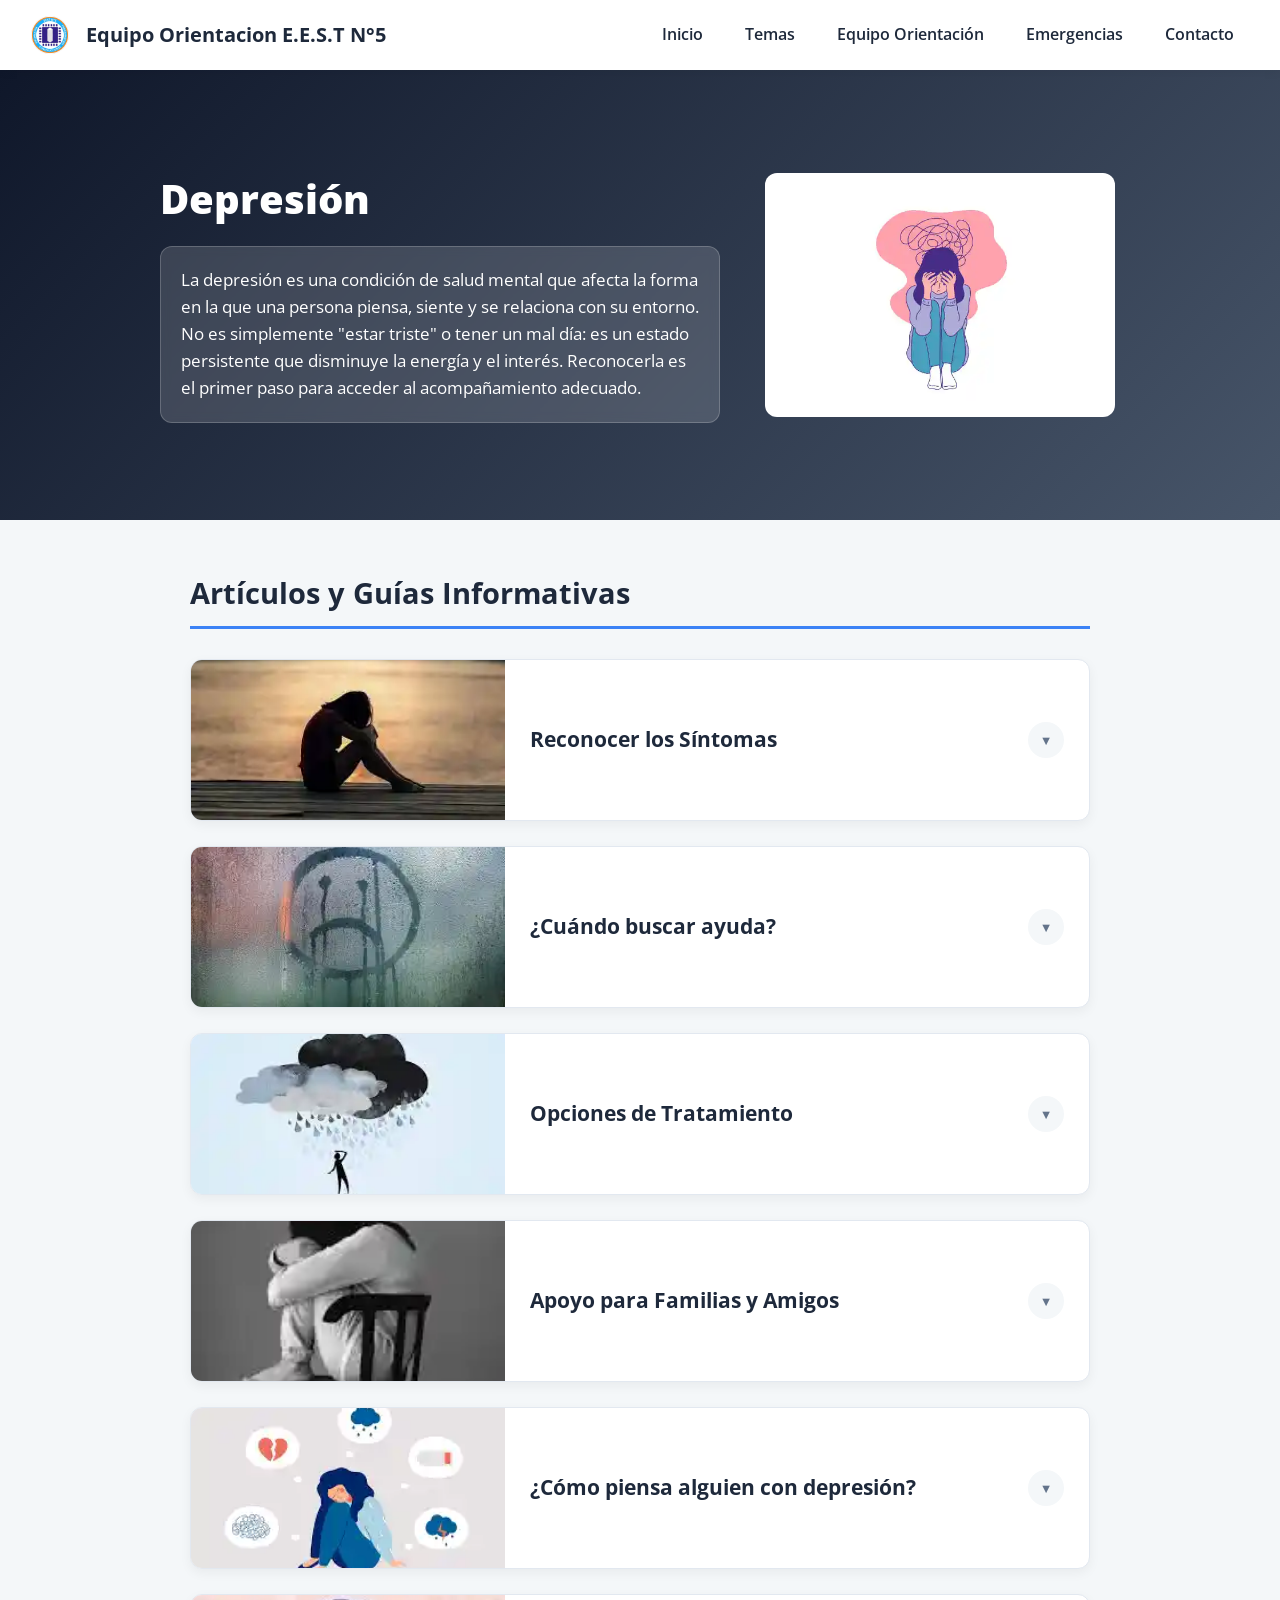
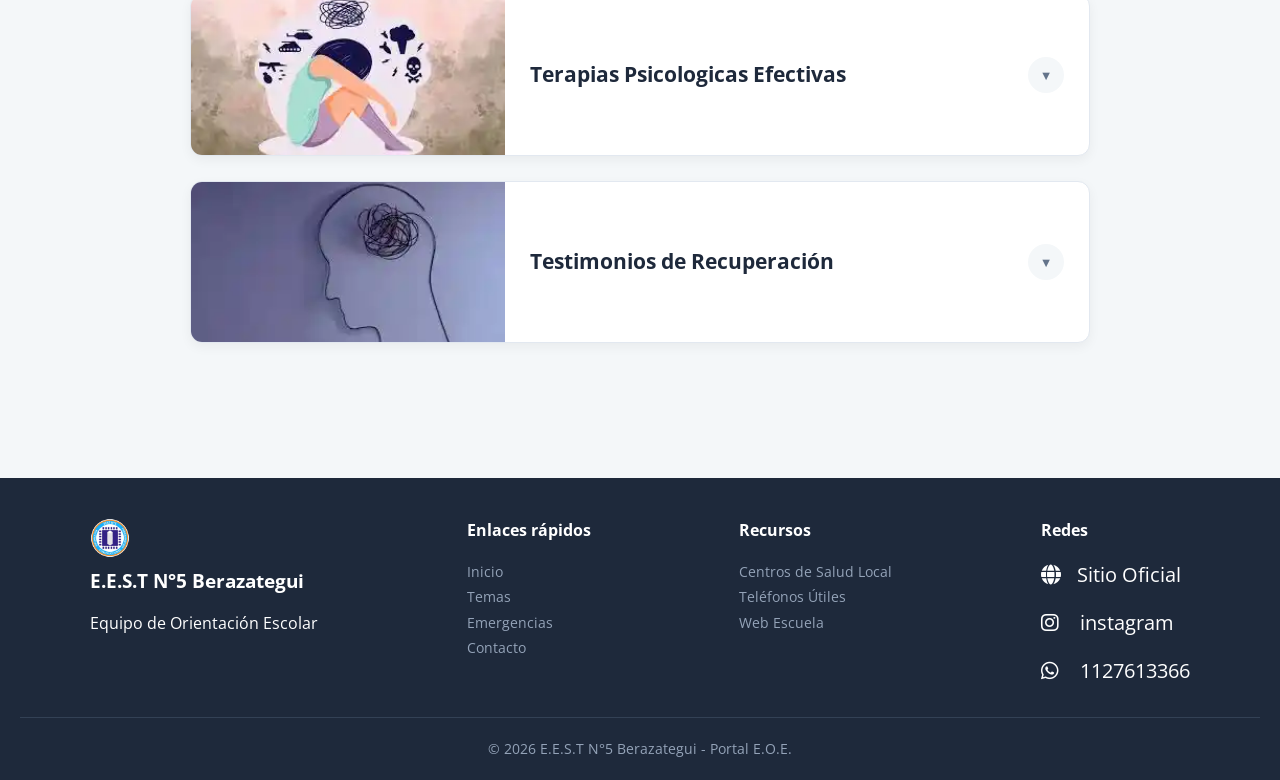
<file: depresion.html>
<!DOCTYPE html>
<html lang="es">
<head>
    <meta charset="UTF-8">
    <meta http-equiv="X-UA-Compatible" content="IE=edge">
    <meta name="viewport" content="width=device-width, initial-scale=1.0">
    <meta name="description" content="Información, señales de alerta, tratamientos y orientación sobre la depresión en adolescentes. Portal E.O.E. - E.E.S.T N°5 Berazategui.">
    <link rel="stylesheet" href="https://cdnjs.cloudflare.com/ajax/libs/font-awesome/6.2.0/css/all.min.css" integrity="sha512-xh6O/CkQoPOWDdYTDqeRdPCVd1SpvCA9XXcUnZS2FmJNp1coAFzvtCN9BmamE+4aHK8yyUHUSCcJHgXloTyT2A==" crossorigin="anonymous" referrerpolicy="no-referrer" />
    <link rel="stylesheet" href="./css/subtemas.css">
    <title>Depresión - E.E.S.T N°5 Berazategui</title>
</head>
<body>
    <div class="container">
        <!-- ENCABEZADO -->
        <header class="header-subtemas">
            <div class="container-logo">
                <img src="./img/LOGO2.webp" alt="logo tecnica 5" class="logo">
                <span class="logo-text">Equipo Orientacion E.E.S.T N°5</span>
            </div>
            <nav id="main-nav">
                <ul>
                    <li><a href="index.html">Inicio</a></li>
                    <li><a href="index.html#temas">Temas</a></li>
                    <li><a href="equipo.html">Equipo Orientación</a></li>
                    <li><a href="index.html#lineas-ayuda">Emergencias</a></li>
                    <li><a href="index.html#contacto">Contacto</a></li>
                </ul>
            </nav>
            <button class="nav-toggle" id="nav-toggle" aria-label="Abrir menú de navegación">
                <i class="fas fa-bars"></i>
            </button>
        </header>

        <!-- PORTADA HERO SECCIÓN -->
        <section class="heroprin hero-depresion">
            <div class="hero-content">
                <h1 class="hero-title">Depresión</h1>
                <p class="hero-subtitle">
                    La depresión es una condición de salud mental que afecta la forma en la que una persona piensa, siente y se relaciona con su entorno. No es simplemente "estar triste" o tener un mal día: es un estado persistente que disminuye la energía y el interés. Reconocerla es el primer paso para acceder al acompañamiento adecuado.
                </p>
            </div>
            <div class="foto">
                <img src="./img/fotodepresion-Photoroom.webp" alt="Ilustración sobre el acompañamiento emocional en momentos de depresión">
            </div>
        </section>

        <!-- CONTENIDO PRINCIPAL -->
        <main class="cuerpo">
            <div class="continente">
                <div class="cabeza">
                    <h2>Artículos y Guías Informativas</h2>
                </div>

                <!-- ARTÍCULO 1 -->
                <details class="card-noticia">
                    <summary>
                        <img src="./img/depresion1.webp" alt="Reconocer señales de depresión" class="summary-image">
                        <div class="summary-text-container">
                            <span class="summary-title">Reconocer los Síntomas</span>
                        </div>
                    </summary>
                    <div class="content">
                        <p><strong>Señales principales:</strong></p>
                        <ul>
                            <li>Tristeza persistente o sensación de vacío emocional.</li>
                            <li>Pérdida de interés en actividades que antes se disfrutaban.</li>
                            <li>Cambios marcados en el apetito o en los hábitos de sueño.</li>
                            <li>Falta de energía o fatiga constante.</li>
                            <li>Dificultades para concentrarse o tomar decisiones.</li>
                            <li>Sentimientos de culpa o desvalorización.</li>
                            <li>Aislamiento social progresivo.</li>
                        </ul>
                        <p><strong>¿Cuándo prestar atención?</strong> Si estos síntomas se mantienen por más de dos semanas o afectan el rendimiento escolar y las relaciones cotidianas, es fundamental consultar con un profesional o acercarse al E.O.E.</p>
                        <a href="https://www.mayoclinic.org/es/diseases-conditions/depression/symptoms-causes/syc-20356007" class="btn-ver-mas" target="_blank" rel="noopener noreferrer">Más información en Mayo Clinic</a>
                    </div>
                </details>

                <!-- ARTÍCULO 2 -->
                <details class="card-noticia">
                    <summary>
                        <img src="./img/depresion2.webp" alt="Cuándo pedir ayuda profesional" class="summary-image">
                        <div class="summary-text-container">
                            <span class="summary-title">¿Cuándo buscar ayuda?</span>
                        </div>
                    </summary>
                    <div class="content">
                        <p><strong>Momentos clave para buscar orientación:</strong></p>
                        <ul>
                            <li>Cuando los síntomas persisten durante varias semanas sin mejoría.</li>
                            <li>Dificultad para cumplir con las actividades diarias habituales.</li>
                            <li>Cambios profundos en el estado de ánimo o conducta.</li>
                            <li>Preocupación manifestada por la familia, docentes o amistades.</li>
                        </ul>
                        <p><strong>Importante:</strong> Si existen pensamientos de autolesión o crisis intensas, comunicate de inmediato con las líneas de emergencia (135 o 0800-222-5462) o acudí al centro de salud más cercano.</p>
                        <a href="https://psiconecta.org/blog/depresion-cuando-pedir-ayuda" class="btn-ver-mas" target="_blank" rel="noopener noreferrer">Guía sobre cuándo solicitar apoyo</a>
                    </div>
                </details>

                <!-- ARTÍCULO 3 -->
                <details class="card-noticia">
                    <summary>
                        <img src="./img/depresion3.webp" alt="Opciones de tratamiento para la depresión" class="summary-image">
                        <div class="summary-text-container">
                            <span class="summary-title">Opciones de Tratamiento</span>
                        </div>
                    </summary>
                    <div class="content">
                        <p>El tratamiento de la depresión se adapta a las necesidades de cada persona e incluye:</p>
                        <ul>
                            <li>Psicoterapia (Terapia Cognitivo-Conductual, Terapia Interpersonal, etc.).</li>
                            <li>Tratamiento farmacológico supervisado por un médico especialista.</li>
                            <li>Actividad física moderada y regular.</li>
                            <li>Higiene del sueño y rutina alimentaria saludable.</li>
                            <li>Redes de contención y grupos de apoyo.</li>
                        </ul>
                        <p><strong>Enfoque integral:</strong> La combinación de psicoterapia con hábitos saludables ofrece los mejores resultados a largo plazo.</p>
                        <a href="https://www.menteamente.com/tratamiento-de-la-depresion" class="btn-ver-mas" target="_blank" rel="noopener noreferrer">Leer más sobre tratamientos</a>
                    </div>
                </details>

                <!-- ARTÍCULO 4 -->
                <details class="card-noticia">
                    <summary>
                        <img src="./img/depresion4.webp" alt="Apoyo a familiares y entorno" class="summary-image">
                        <div class="summary-text-container">
                            <span class="summary-title">Apoyo para Familias y Amigos</span>
                        </div>
                    </summary>
                    <div class="content">
                        <p><strong>Cómo acompañar a alguien con depresión:</strong></p>
                        <ul>
                            <li>Escuchar de manera activa y empática, sin juzgar.</li>
                            <li>Evitar frases descalificadoras como <em>"tenés que poner voluntad"</em> o <em>"no es para tanto"</em>.</li>
                            <li>Acompañar a las consultas profesionales si la persona lo solicita.</li>
                            <li>Valorar los pequeños logros diarios sin presionar.</li>
                        </ul>
                        <p><strong>Autocuidado del acompañante:</strong> Quien brinda apoyo también necesita cuidar su propia salud mental y no asumir responsabilidades en soledad.</p>
                        <a href="https://www.mayoclinic.org/es/diseases-conditions/depression/in-depth/depression/art-20045943" class="btn-ver-mas" target="_blank" rel="noopener noreferrer">Guía de acompañamiento familiar</a>
                    </div>
                </details>

                <!-- ARTÍCULO 5 -->
                <details class="card-noticia">
                    <summary>
                        <img src="./img/depresion5.webp" alt="Comprensión del pensamiento en la depresión" class="summary-image">
                        <div class="summary-text-container">
                            <span class="summary-title">¿Cómo piensa alguien con depresión?</span>
                        </div>
                    </summary>
                    <div class="content">
                        <p>Durante un cuadro depresivo, es habitual experimentar sesgos en el pensamiento:</p>
                        <ul>
                            <li>Autocrítica y autoexigencia desmedidas.</li>
                            <li>Sensación de ser una carga para los demás.</li>
                            <li>Visión pesimista sobre el futuro o desesperanza.</li>
                            <li>Dificultad para percibir aspectos positivos o logros personales.</li>
                        </ul>
                        <p><strong>Punto fundamental:</strong> Esos pensamientos son un síntoma de la condición, no una realidad objetiva sobre la persona.</p>
                        <a href="https://www.mundopsicologos.com/articulos/como-piensan-las-personas-con-depresion" class="btn-ver-mas" target="_blank" rel="noopener noreferrer">Comprender los sesgos cognitivos</a>
                    </div>
                </details>

                <!-- ARTÍCULO 6 -->
                <details class="card-noticia">
                    <summary>
                        <img src="./img/depresion6.webp" alt="Terapias psicológicas con evidencia" class="summary-image">
                        <div class="summary-text-container">
                            <span class="summary-title">Terapias Psicologicas Efectivas</span>
                        </div>
                    </summary>
                    <div class="content">
                        <p>Las intervenciones con mayor respaldo clínico incluyen:</p>
                        <ul>
                            <li><strong>Terapia Cognitivo-Conductual (TCC):</strong> Ayuda a reestructurar patrones de pensamiento negativos.</li>
                            <li><strong>Activación Conductual:</strong> Promueve la reconexión gradual con actividades gratificantes.</li>
                            <li><strong>Terapia Interpersonal (TIP):</strong> Se enfoca en mejorar los vínculos y resolver conflictos.</li>
                            <li><strong>Terapia de Aceptación y Compromiso (ACT):</strong> Facilita la gestión emocional orientada a valores.</li>
                        </ul>
                        <a href="https://www.menteamente.com/terapia-depresion" class="btn-ver-mas" target="_blank" rel="noopener noreferrer">Ver detalle de enfoques terapéuticos</a>
                    </div>
                </details>

                <!-- ARTÍCULO 7 -->
                <details class="card-noticia">
                    <summary>
                        <img src="./img/depresion7.webp" alt="Testimonios de superación" class="summary-image">
                        <div class="summary-text-container">
                            <span class="summary-title">Testimonios de Recuperación</span>
                        </div>
                    </summary>
                    <div class="content">
                        <p>Escuchar las vivencias de otras personas que han superado cuadros depresivos brinda esperanza y muestra caminos concretos de recuperación:</p>
                        <ul>
                            <li><em>"Creía que nunca iba a sentirme bien, pero con terapia y paciencia volví a recuperar mi rutina."</em></li>
                            <li><em>"Aceptar ayuda médica y acompañamiento familiar fue el punto de inflexión."</em></li>
                        </ul>
                        <a href="https://www.aarp.org/espanol/salud/enfermedades-y-tratamientos/info-2022/como-se-siente-tener-depresion.html" class="btn-ver-mas" target="_blank" rel="noopener noreferrer">Leer testimonios y artículos</a>
                    </div>
                </details>
            </div>
        </main>
    </div>

    <!-- FOOTER -->
    <footer>
        <div class="footer-container">
            <div class="footer-logo">
                <img src="./img/LOGO2.webp" alt="logo tecnica 5" class="logo">
                <h3>E.E.S.T N°5 Berazategui</h3>
                <p>Equipo de Orientación Escolar</p>
            </div>
            <div class="footer-links">
                <h4>Enlaces rápidos</h4>
                <ul>
                    <li><a href="index.html">Inicio</a></li>
                    <li><a href="index.html#temas">Temas</a></li>
                    <li><a href="index.html#lineas-ayuda">Emergencias</a></li>
                    <li><a href="index.html#contacto">Contacto</a></li>
                </ul>
            </div>
            <div class="footer-resources">
                <h4>Recursos</h4>
                <ul>
                    <li><a href="caps.html">Centros de Salud Local</a></li>
                    <li><a href="telefonos.html">Teléfonos Útiles</a></li>
                    <li><a href="https://profegusty.github.io/tecnica5berazategui/" target="_blank" rel="noopener noreferrer">Web Escuela</a></li>
                </ul>
            </div>
            <div class="footer-social">
                <h4>Redes</h4>
               <div class="social-icons">
                    <a href="https://profegusty.github.io/tecnica5berazategui/" target="_blank" rel="noopener noreferrer" aria-label="Sitio Web Escuela"><i class="fa-solid fa-globe"></i>Sitio Oficial</a>
                    <a href="https://www.instagram.com/tecnica_n5_berazategui/" target="_blank" rel="noopener noreferrer"><i class="fa-brands fa-instagram"></i> instagram</a>
                    <a href="#"><i class="fa-brands fa-whatsapp"></i> 1127613366</a>
                </div>
            </div>
        </div>
        <div class="footer-bottom">
            <p>&copy; 2026 E.E.S.T N°5 Berazategui - Portal E.O.E.</p>
        </div>
    </footer>

    <!-- SCRIPT DE NAVEGACIÓN MOBILE -->
    <script>
        document.addEventListener('DOMContentLoaded', function() {
            const navToggle = document.getElementById('nav-toggle');
            const mainNav = document.getElementById('main-nav');

            if (navToggle && mainNav) {
                navToggle.addEventListener('click', function() {
                    mainNav.classList.toggle('open');
                    const icon = navToggle.querySelector('i');
                    icon.className = mainNav.classList.contains('open') ? 'fas fa-times' : 'fas fa-bars';
                });

                const navLinks = mainNav.querySelectorAll('a');
                navLinks.forEach(link => {
                    link.addEventListener('click', () => {
                        if (mainNav.classList.contains('open')) {
                            mainNav.classList.remove('open');
                            navToggle.querySelector('i').className = 'fas fa-bars';
                        }
                    });
                });
            }
        });
    </script>
</body>
</html>
</file>
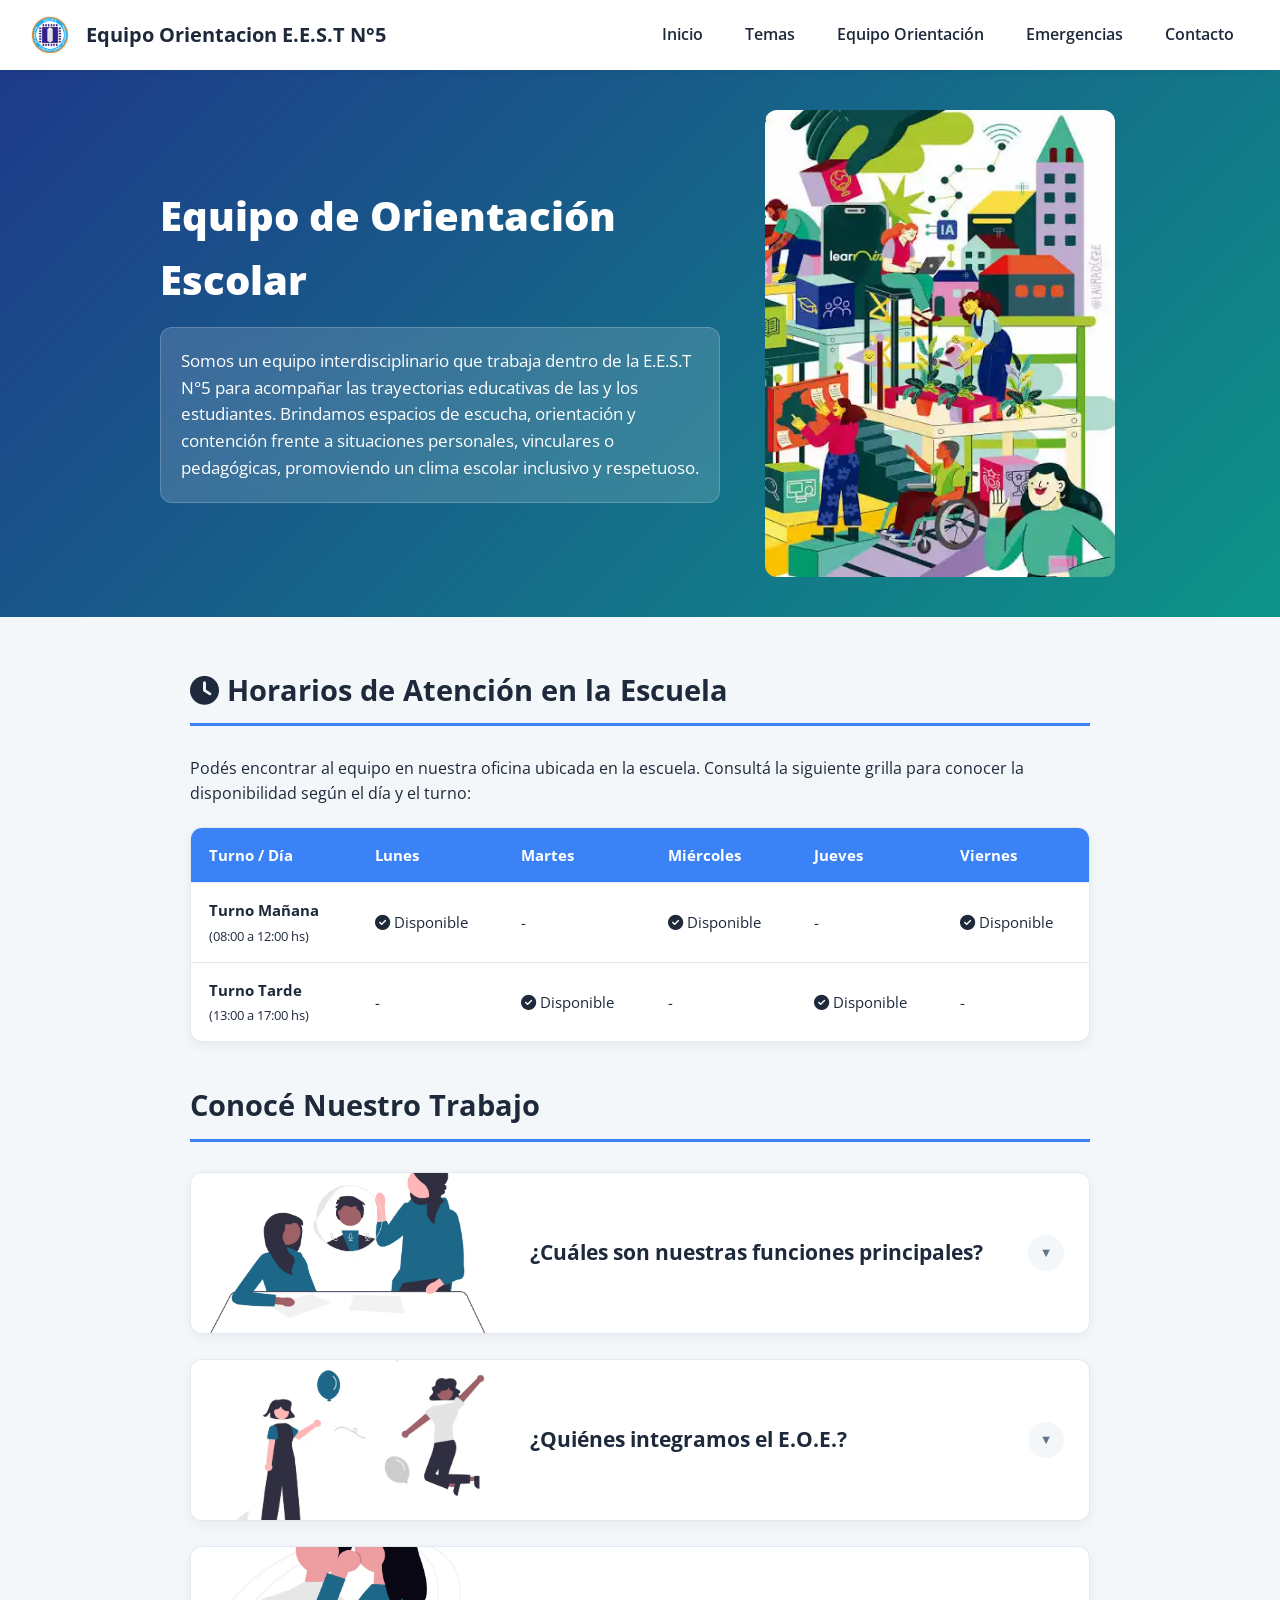
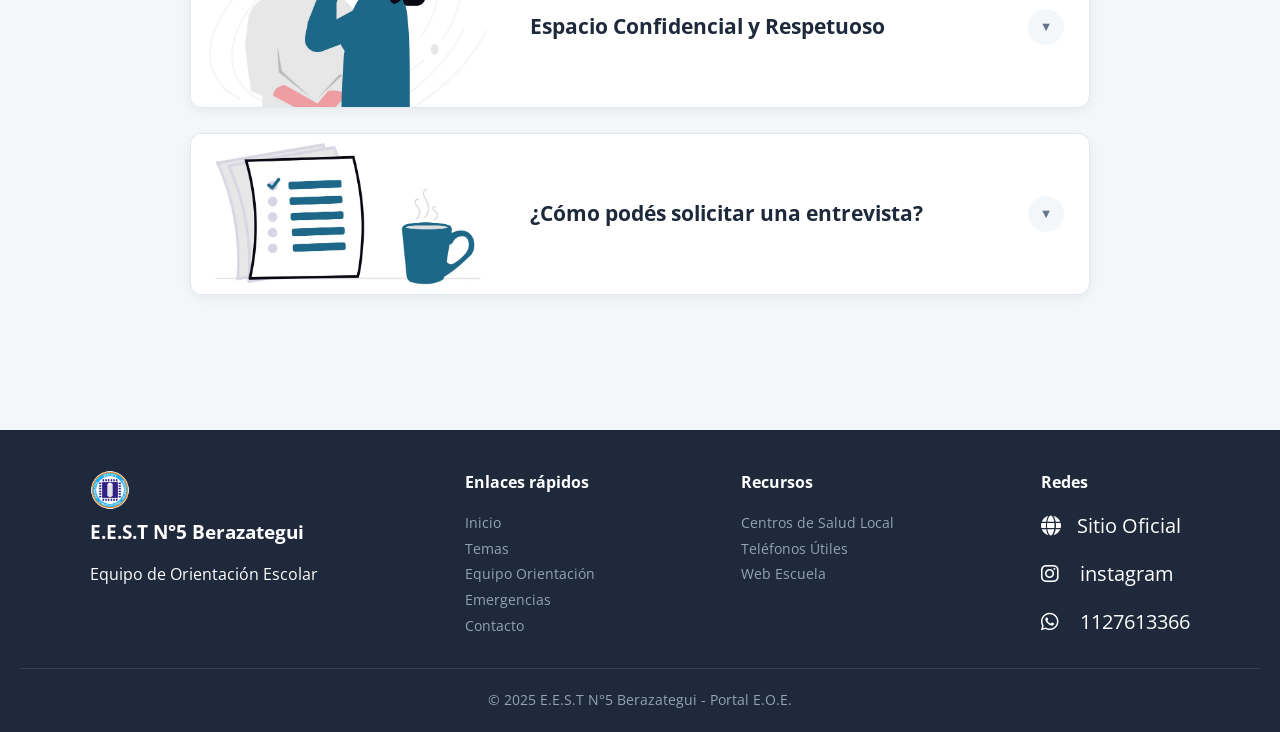
<file: equipo.html>
<!DOCTYPE html>
<html lang="es">
<head>
    <meta charset="UTF-8">
    <meta http-equiv="X-UA-Compatible" content="IE=edge">
    <meta name="viewport" content="width=device-width, initial-scale=1.0">
    <meta name="description" content="Conocé las funciones, integrantes, horarios de atención y el espacio de acompañamiento del Equipo de Orientación Escolar (E.O.E.) de la E.E.S.T N°5 Berazategui.">
    <link rel="stylesheet" href="https://cdnjs.cloudflare.com/ajax/libs/font-awesome/6.2.0/css/all.min.css" integrity="sha512-xh6O/CkQoPOWDdYTDqeRdPCVd1SpvCA9XXcUnZS2FmJNp1coAFzvtCN9BmamE+4aHK8yyUHUSCcJHgXloTyT2A==" crossorigin="anonymous" referrerpolicy="no-referrer" />
    <link rel="stylesheet" href="./css/subtemas.css">
    <title>Equipo de Orientación Escolar - E.E.S.T N°5 Berazategui</title>
</head>
<body>
    <div class="container">
        <!-- ENCABEZADO -->
        <header class="header-subtemas">
            <div class="container-logo">
                <img src="./img/LOGO2.webp" alt="logo tecnica 5" class="logo">
                <span class="logo-text">Equipo Orientacion E.E.S.T N°5</span>
            </div>
            <nav id="main-nav">
                <ul>
                    <li><a href="index.html">Inicio</a></li>
                    <li><a href="index.html#temas">Temas</a></li>
                    <li><a href="equipo.html">Equipo Orientación</a></li>
                    <li><a href="index.html#lineas-ayuda">Emergencias</a></li>
                    <li><a href="index.html#contacto">Contacto</a></li>
                </ul>
            </nav>
            <button class="nav-toggle" id="nav-toggle" aria-label="Abrir menú de navegación">
                <i class="fas fa-bars"></i>
            </button>
        </header>

        <!-- PORTADA HERO SECCIÓN -->
        <section class="heroprin hero-eoe">
            <div class="hero-content">
                <h1 class="hero-title">Equipo de Orientación Escolar</h1>
                <p class="hero-subtitle">
                    Somos un equipo interdisciplinario que trabaja dentro de la E.E.S.T N°5 para acompañar las trayectorias educativas de las y los estudiantes. Brindamos espacios de escucha, orientación y contención frente a situaciones personales, vinculares o pedagógicas, promoviendo un clima escolar inclusivo y respetuoso.
                </p>
            </div>
            <div class="foto">
                <img src="./img/equipo2.webp" alt="Ilustración del Equipo de Orientación Escolar acompañando a estudiantes">
            </div>
        </section>

        <!-- CONTENIDO PRINCIPAL -->
        <main class="cuerpo">
            <div class="continente">
                
             <section class="seccion-horarios">
    <div class="cabeza">
        <h2><i class="fas fa-clock" aria-hidden="true"></i> Horarios de Atención en la Escuela</h2>
    </div>
    <p class="intro-horarios">
        Podés encontrar al equipo en nuestra oficina ubicada en la escuela. Consultá la siguiente grilla para conocer la disponibilidad según el día y el turno:
    </p>

    <div class="tabla-contenedor">
        <table class="tabla-horarios">
            <thead>
                <tr>
                    <th>Turno / Día</th>
                    <th>Lunes</th>
                    <th>Martes</th>
                    <th>Miércoles</th>
                    <th>Jueves</th>
                    <th>Viernes</th>
                </tr>
            </thead>
            <tbody>
                <tr>
                    <td><strong>Turno Mañana</strong><br><small>(08:00 a 12:00 hs)</small></td>
                    <td class="dia-activo"><i class="fas fa-check-circle"></i> Disponible</td>
                    <td class="dia-inactivo">-</td>
                    <td class="dia-activo"><i class="fas fa-check-circle"></i> Disponible</td>
                    <td class="dia-inactivo">-</td>
                    <td class="dia-activo"><i class="fas fa-check-circle"></i> Disponible</td>
                </tr>
                <tr>
                    <td><strong>Turno Tarde</strong><br><small>(13:00 a 17:00 hs)</small></td>
                    <td class="dia-inactivo">-</td>
                    <td class="dia-activo"><i class="fas fa-check-circle"></i> Disponible</td>
                    <td class="dia-inactivo">-</td>
                    <td class="dia-activo"><i class="fas fa-check-circle"></i> Disponible</td>
                    <td class="dia-inactivo">-</td>
                </tr>
            </tbody>
        </table>
    </div>
</section>

                <div class="cabeza" style="margin-top: 40px;">
                    <h2>Conocé Nuestro Trabajo</h2>
                </div>

                <!-- ARTÍCULO 1 -->
                <details class="card-noticia">
                    <summary>
                        <img src="./img/funcioneoe.webp" alt="Funciones del Equipo de Orientación Escolar" class="summary-image">
                        <div class="summary-text-container">
                            <span class="summary-title">¿Cuáles son nuestras funciones principales?</span>
                        </div>
                    </summary>
                    <div class="content">
                        <p>El E.O.E. interviene activamente en la comunidad educativa para garantizar el derecho a la educación y el bienestar emocional de los estudiantes. Entre nuestras tareas principales se encuentran:</p>
                        <ul>
                            <li>Acompañar y orientar frente a situaciones de vulnerabilidad o conflicto escolar.</li>
                            <li>Promover proyectos de prevención sobre convivencia, ESI, adicciones y salud mental.</li>
                            <li>Acompañar las trayectorias pedagógicas junto a docentes y directivos.</li>
                            <li>Articular con centros de salud (CAPS), organismos de niñez y familias cuando la situación lo requiere.</li>
                        </ul>
                    </div>
                </details>

                <!-- ARTÍCULO 2 -->
                <details class="card-noticia">
                    <summary>
                        <img src="./img/quineseoe.webp" alt="Integrantes del equipo disciplinario" class="summary-image">
                        <div class="summary-text-container">
                            <span class="summary-title">¿Quiénes integramos el E.O.E.?</span>
                        </div>
                    </summary>
                    <div class="content">
                        <p>Nuestro equipo está conformado por profesionales capacitadas en distintas áreas interrelacionadas:</p>
                        <ul>
                            <li><strong>Orientadora Educacional (O.E.):</strong> Aborda las estrategias pedagógicas, el aprendizaje y el acompañamiento emocional.</li>
                            <li><strong>Orientadora Social (O.S.):</strong> Trabaja la vinculación con las familias, el contexto socioafectivo y las redes territoriales.</li>
                        </ul>
                    </div>
                </details>

                <!-- ARTÍCULO 3 -->
                <details class="card-noticia">
                    <summary>
                        <img src="./img/sseguroeoe.webp" alt="Confidencialidad y espacio seguro" class="summary-image">
                        <div class="summary-text-container">
                            <span class="summary-title">Espacio Confidencial y Respetuoso</span>
                        </div>
                    </summary>
                    <div class="content">
                        <p>Todo lo que conversás con el Equipo de Orientación Escolar es tratado bajo estrictos criterios de reserva y confidencialidad profesional.</p>
                        <p>Nuestro objetivo es construir un lugar seguro donde puedas expresarte con tranquilidad, sin ser juzgado/a, y encontrar alternativas o herramientas para atravesar situaciones difíciles.</p>
                    </div>
                </details>

                <!-- ARTÍCULO 4 -->
                <details class="card-noticia">
                    <summary>
                        <img src="./img/agendaeoe.webp" alt="Cómo solicitar una entrevista o reunión" class="summary-image">
                        <div class="summary-text-container">
                            <span class="summary-title">¿Cómo podés solicitar una entrevista?</span>
                        </div>
                    </summary>
                    <div class="content">
                        <p>Si querés hablar con nosotras, podés hacerlo de las siguientes maneras:</p>
                        <ul>
                            <li>Acercándote directamente a nuestra oficina en los recreos o cambios de hora.</li>
                            <li>Enviando una consulta o solicitud a través del <a href="index.html#contacto">Formulario de Contacto Web</a> (podés dejar tus datos o hacerlo de forma anónima).</li>
                            <li>A través de tus preceptores/as o docentes, quienes nos avisarán para coordinar un momento de encuentro.</li>
                        </ul>
                    </div>
                </details>

            </div>
        </main>
    </div>

    <!-- FOOTER -->
    <footer>
        <div class="footer-container">
            <div class="footer-logo">
                <img src="./img/LOGO2.webp" alt="logo tecnica 5" class="logo">
                <h3>E.E.S.T N°5 Berazategui</h3>
                <p>Equipo de Orientación Escolar</p>
            </div>
            <div class="footer-links">
                <h4>Enlaces rápidos</h4>
                <ul>
                    <li><a href="index.html">Inicio</a></li>
                    <li><a href="index.html#temas">Temas</a></li>
                    <li><a href="equipo_orientacion.html">Equipo Orientación</a></li>
                    <li><a href="index.html#lineas-ayuda">Emergencias</a></li>
                    <li><a href="index.html#contacto">Contacto</a></li>
                </ul>
            </div>
            <div class="footer-resources">
                <h4>Recursos</h4>
                <ul>
                    <li><a href="caps.html">Centros de Salud Local</a></li>
                    <li><a href="telefonos.html">Teléfonos Útiles</a></li>
                    <li><a href="https://profegusty.github.io/tecnica5berazategui/" target="_blank" rel="noopener noreferrer">Web Escuela</a></li>
                </ul>
            </div>
            <div class="footer-social">
                <h4>Redes</h4>
                  <div class="social-icons">
                      <a href="https://profegusty.github.io/tecnica5berazategui/" target="_blank" rel="noopener noreferrer" aria-label="Sitio Web Escuela"><i class="fa-solid fa-globe"></i>Sitio Oficial</a>
                     <a href="https://www.instagram.com/tecnica_n5_berazategui/" target="_blank" rel="noopener noreferrer"><i class="fa-brands fa-instagram"></i> instagram</a>
                      <a href="#"><i class="fa-brands fa-whatsapp"></i> 1127613366</a>
                    </div>
            </div>
        </div>
        <div class="footer-bottom">
            <p>&copy; 2025 E.E.S.T N°5 Berazategui - Portal E.O.E.</p>
        </div>
    </footer>

    <!-- SCRIPT DE NAVEGACIÓN MOBILE -->
    <script>
        document.addEventListener('DOMContentLoaded', function() {
            const navToggle = document.getElementById('nav-toggle');
            const mainNav = document.getElementById('main-nav');

            if (navToggle && mainNav) {
                navToggle.addEventListener('click', function() {
                    mainNav.classList.toggle('open');
                    const icon = navToggle.querySelector('i');
                    icon.className = mainNav.classList.contains('open') ? 'fas fa-times' : 'fas fa-bars';
                });

                const navLinks = mainNav.querySelectorAll('a');
                navLinks.forEach(link => {
                    link.addEventListener('click', () => {
                        if (mainNav.classList.contains('open')) {
                            mainNav.classList.remove('open');
                            navToggle.querySelector('i').className = 'fas fa-bars';
                        }
                    });
                });
            }
        });
    </script>
</body>
</html>
</file>
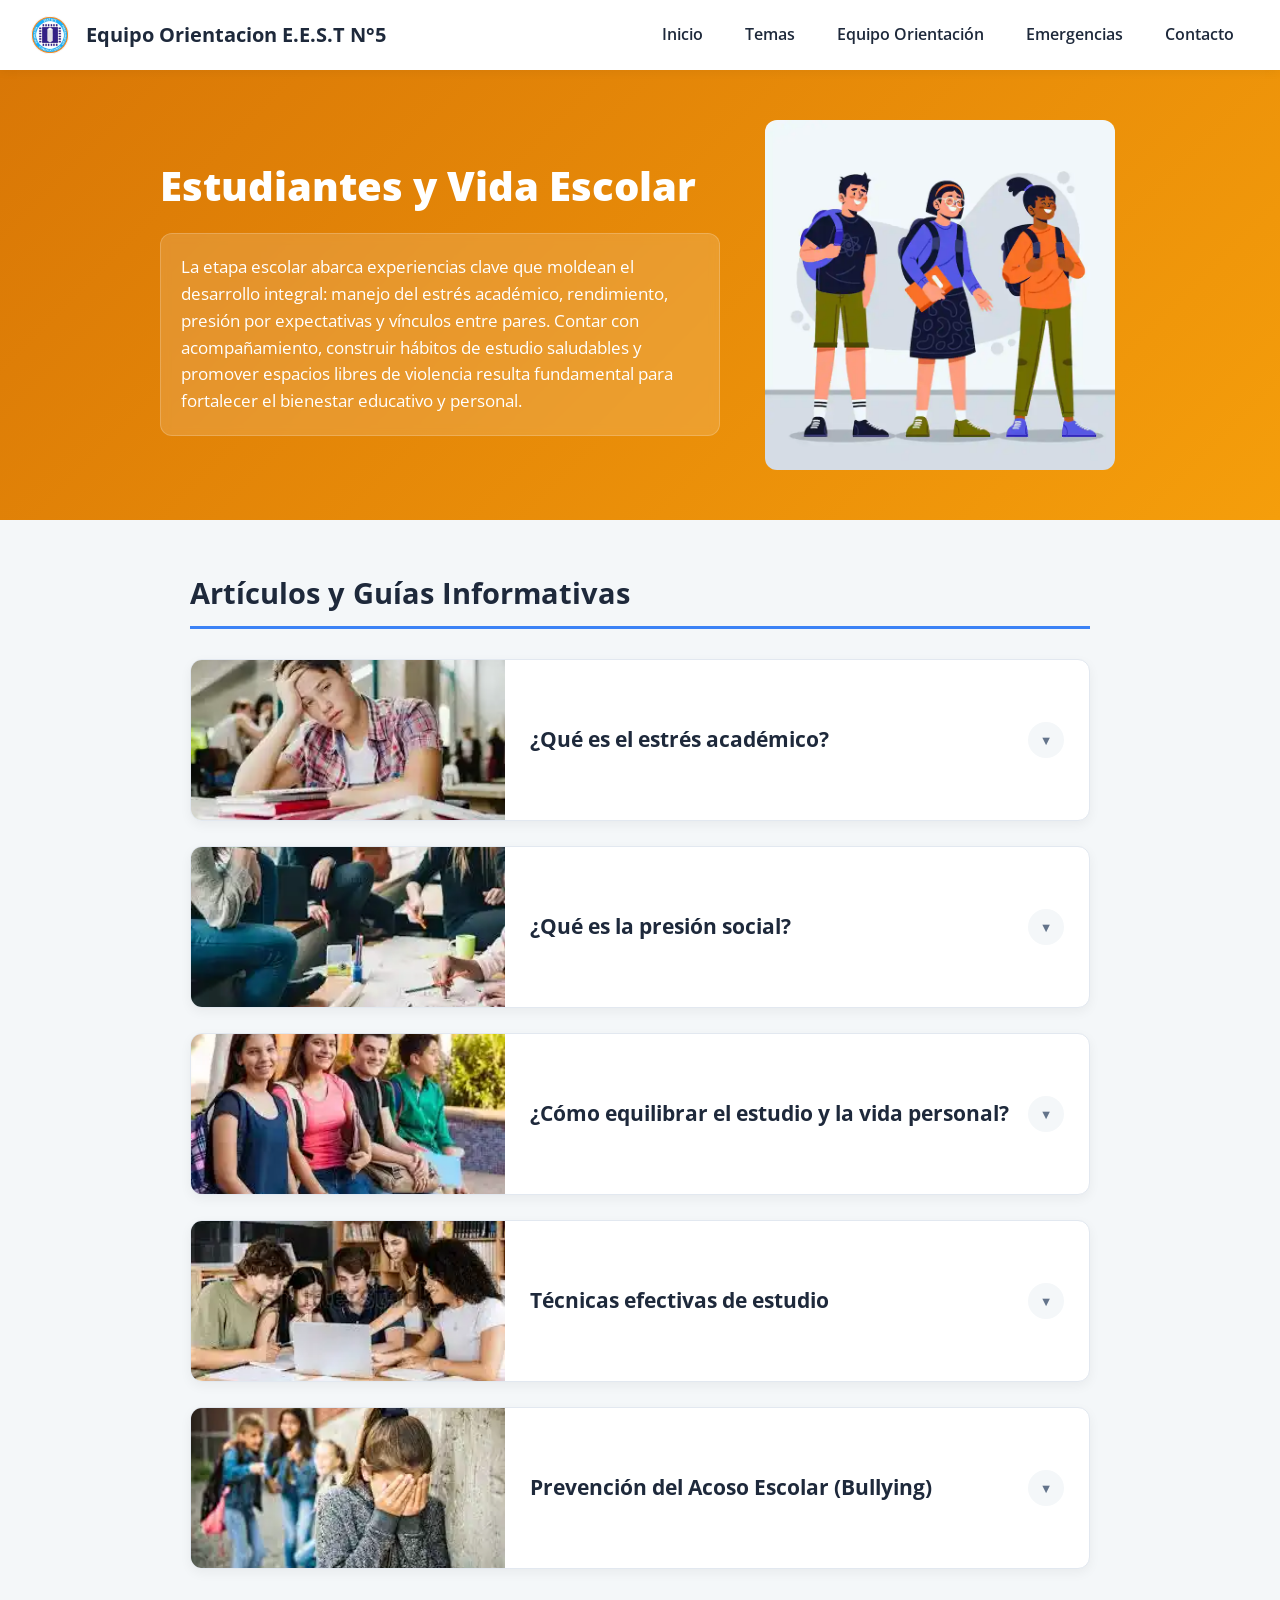
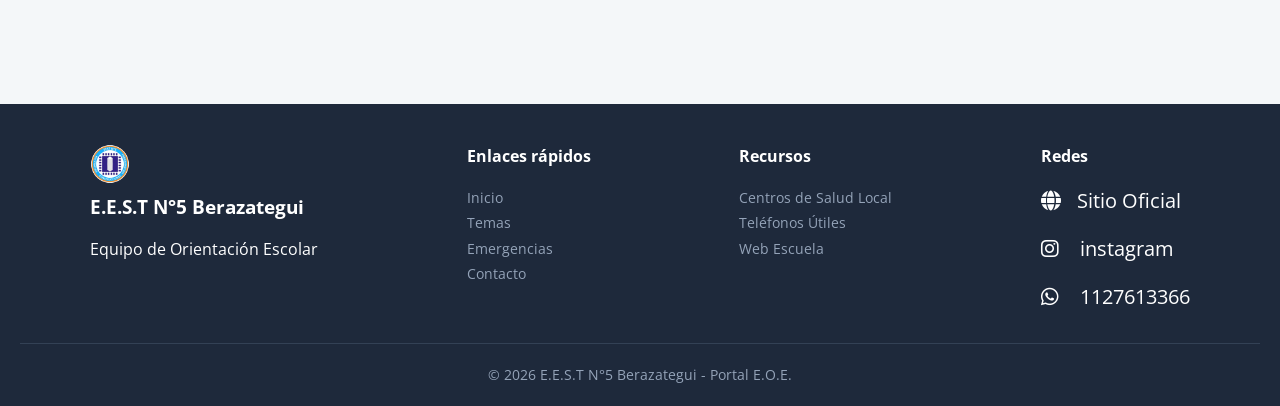
<file: estudiantes.html>
<!DOCTYPE html>
<html lang="es">
<head>
    <meta charset="UTF-8">
    <meta http-equiv="X-UA-Compatible" content="IE=edge">
    <meta name="viewport" content="width=device-width, initial-scale=1.0">
    <meta name="description" content="Información, orientación sobre estrés académico, técnicas de estudio, equilibrio personal y prevención del acoso escolar (bullying). Portal E.O.E. - E.E.S.T N°5 Berazategui.">
    <link rel="stylesheet" href="https://cdnjs.cloudflare.com/ajax/libs/font-awesome/6.2.0/css/all.min.css" integrity="sha512-xh6O/CkQoPOWDdYTDqeRdPCVd1SpvCA9XXcUnZS2FmJNp1coAFzvtCN9BmamE+4aHK8yyUHUSCcJHgXloTyT2A==" crossorigin="anonymous" referrerpolicy="no-referrer" />
    <link rel="stylesheet" href="./css/subtemas.css">
    <title>Vida Escolar y Estudiantes - E.E.S.T N°5 Berazategui</title>
</head>
<body>
    <div class="container">
        <!-- ENCABEZADO -->
        <header class="header-subtemas">
            <div class="container-logo">
                <!-- <i class="fas fa-brain" aria-hidden="true"></i> -->
                <img src="./img/LOGO2.webp" alt="logo tecnica 5" class="logo">
                <span class="logo-text">Equipo Orientacion E.E.S.T N°5</span>
            </div>
            <nav id="main-nav">
                 <ul>
                    <li><a href="index.html">Inicio</a></li>
                    <li><a href="index.html#temas">Temas</a></li>
                    <li><a href="equipo.html">Equipo Orientación</a></li>
                    <li><a href="index.html#lineas-ayuda">Emergencias</a></li>
                    <li><a href="index.html#contacto">Contacto</a></li>
                </ul>
            </nav>
            <button class="nav-toggle" id="nav-toggle" aria-label="Abrir menú de navegación">
                <i class="fas fa-bars"></i>
            </button>
        </header>

        <!-- PORTADA HERO SECCIÓN -->
        <section class="heroprin hero-estudiantes">
            <div class="hero-content">
                <h1 class="hero-title">Estudiantes y Vida Escolar</h1>
                <p class="hero-subtitle">
                    La etapa escolar abarca experiencias clave que moldean el desarrollo integral: manejo del estrés académico, rendimiento, presión por expectativas y vínculos entre pares. Contar con acompañamiento, construir hábitos de estudio saludables y promover espacios libres de violencia resulta fundamental para fortalecer el bienestar educativo y personal.
                </p>
            </div>
            <div class="foto">
                <img src="./img/fotoestudiantes.webp" alt="Ilustración representativa de estudiantes en el ámbito educativo">
            </div>
        </section>

        <!-- CONTENIDO PRINCIPAL -->
        <main class="cuerpo">
            <div class="continente">
                <div class="cabeza">
                    <h2>Artículos y Guías Informativas</h2>
                </div>

                <!-- ARTÍCULO 1 -->
                <details class="card-noticia">
                    <summary>
                        <img src="./img/estudiantes1.webp" alt="Estrés en el ámbito académico" class="summary-image">
                        <div class="summary-text-container">
                            <span class="summary-title">¿Qué es el estrés académico?</span>
                        </div>
                    </summary>
                    <div class="content">
                        <p>El estrés académico es la respuesta física y emocional que surge cuando las exigiencias escolares superan los recursos percibidos para resolverlas. Suele intensificarse frente a períodos de exámenes, entregas acumuladas o temor al fracaso.</p>
                        <p>Aprender a identificar la sobrecarga a tiempo ayuda a prevenir la fatiga mental y mantener la motivación cotidiana.</p>
                        <a href="https://virtual.uniminuto.edu/blog/estres-academico-que-es-y-como-manejarlo-efectivamente/" class="btn-ver-mas" target="_blank" rel="noopener noreferrer">Manejo efectivo del estrés académico</a>
                    </div>
                </details>

                <!-- ARTÍCULO 2 -->
                <details class="card-noticia">
                    <summary>
                        <img src="./img/estudiantes2.webp" alt="Presión social entre pares" class="summary-image">
                        <div class="summary-text-container">
                            <span class="summary-title">¿Qué es la presión social?</span>
                        </div>
                    </summary>
                    <div class="content">
                        <p>La presión social es la influencia explícita o implícita que ejerce el grupo de pares para adoptar comportamientos, actitudes o modas con el propósito de ser aceptado/a.</p>
                        <p>En el colegio se refleja en el temor al rechazo o a ser diferente. Desarrollar un criterio propio e independencia de opinión ayuda a sobrellevarla adecuadamente.</p>
                        <a href="https://psicologiaymente.com/social/presion-social" class="btn-ver-mas" target="_blank" rel="noopener noreferrer">Aprender más sobre la presión social</a>
                    </div>
                </details>

                <!-- ARTÍCULO 3 -->
                <details class="card-noticia">
                    <summary>
                        <img src="./img/estudiantes4.webp" alt="Equilibrio entre estudio y vida personal" class="summary-image">
                        <div class="summary-text-container">
                            <span class="summary-title">¿Cómo equilibrar el estudio y la vida personal?</span>
                        </div>
                    </summary>
                    <div class="content">
                        <p>Estrategias recomendadas para organizar las rutinas diarias:</p>
                        <ul>
                            <li>Diseñar cronogramas de estudio realistas con pausas programadas.</li>
                            <li>Clasificar tareas según urgencia e importancia para evitar acumulaciones.</li>
                            <li>Reservar espacio para el deporte, actividades creativas y descanso social.</li>
                            <li>Evitar la concentración de todo el estudio en las horas previas a una evaluación.</li>
                            <li>Establecer límites saludables para resguardar momentos de recreación.</li>
                        </ul>
                        <a href="https://umad.edu.mx/5-formas-de-tener-equilibrio-entre-estudio-y-vida-personal/" class="btn-ver-mas" target="_blank" rel="noopener noreferrer">Ver consejos de organización</a>
                    </div>
                </details>

                <!-- ARTÍCULO 4 -->
                <details class="card-noticia">
                    <summary>
                        <img src="./img/estudiantes5.webp" alt="Métodos y técnicas de estudio" class="summary-image">
                        <div class="summary-text-container">
                            <span class="summary-title">Técnicas efectivas de estudio</span>
                        </div>
                    </summary>
                    <div class="content">
                        <p>Herramientas pedagógicas que facilitan el aprendizaje activo:</p>
                        <ul>
                            <li><strong>Método Pomodoro:</strong> Bloques de 25 minutos de estudio concentrado con 5 minutos de descanso.</li>
                            <li><strong>Mapas conceptuales:</strong> Esquemas visuales para vincular ideas y estructurar contenidos complejos.</li>
                            <li><strong>Explicación activa:</strong> Exponer lo aprendido en voz alta o enseñárselo a un/a compañero/a.</li>
                            <li><strong>Acondicionamiento del espacio:</strong> Estudiar en un lugar ordenado, con buena luz y libre de distracciones digitales.</li>
                        </ul>
                        <a href="https://www.universitatcarlemany.com/actualidad/blog/tecnicas-de-estudio-para-potenciar-aprendizaje/" class="btn-ver-mas" target="_blank" rel="noopener noreferrer">Conocer más técnicas pedagógicas</a>
                    </div>
                </details>

                <!-- ARTÍCULO 5 -->
                <details class="card-noticia">
                    <summary>
                        <img src="./img/estudiantes3.webp" alt="Prevención del acoso escolar o bullying" class="summary-image">
                        <div class="summary-text-container">
                            <span class="summary-title">Prevención del Acoso Escolar (Bullying)</span>
                        </div>
                    </summary>
                    <div class="content">
                        <p>El acoso escolar es cualquier forma de maltrato reiterado (físico, verbal, relacional o digital) ejercido intencionalmente entre estudiantes. Incluye agresiones, exclusión, burlas persistentes y difusión de rumores.</p>
                        <p>Afecta directamente la salud emocional, el rendimiento y la convivencia escolar. La detección temprana y la intervención institucional son esenciales para garantizar una escuela segura.</p>
                        <a href="https://psiconecta.org/bullying" class="btn-ver-mas" target="_blank" rel="noopener noreferrer">Información y prevención del bullying</a>
                    </div>
                </details>
            </div>
        </main>
    </div>

    <!-- FOOTER -->
    <footer>
        <div class="footer-container">
            <div class="footer-logo">
                <img src="./img/LOGO2.webp" alt="logo tecnica 5" class="logo">
                <h3>E.E.S.T N°5 Berazategui</h3>
                <p>Equipo de Orientación Escolar</p>
            </div>
            <div class="footer-links">
                <h4>Enlaces rápidos</h4>
                <ul>
                    <li><a href="index.html">Inicio</a></li>
                    <li><a href="index.html#temas">Temas</a></li>
                    <li><a href="index.html#lineas-ayuda">Emergencias</a></li>
                    <li><a href="index.html#contacto">Contacto</a></li>
                </ul>
            </div>
            <div class="footer-resources">
                <h4>Recursos</h4>
                <ul>
                    <li><a href="caps.html">Centros de Salud Local</a></li>
                    <li><a href="telefonos.html">Teléfonos Útiles</a></li>
                    <li><a href="https://profegusty.github.io/tecnica5berazategui/" target="_blank" rel="noopener noreferrer">Web Escuela</a></li>
                </ul>
            </div>
            <div class="footer-social">
                <h4>Redes</h4>
                  <div class="social-icons">
                    <a href="https://profegusty.github.io/tecnica5berazategui/" target="_blank" rel="noopener noreferrer" aria-label="Sitio Web Escuela"><i class="fa-solid fa-globe"></i>Sitio Oficial</a>
                     <a href="https://www.instagram.com/tecnica_n5_berazategui/" target="_blank" rel="noopener noreferrer"><i class="fa-brands fa-instagram"></i> instagram</a>
                    <a href="#"><i class="fa-brands fa-whatsapp"></i> 1127613366</a>
                </div>
            </div>
        </div>
        <div class="footer-bottom">
            <p>&copy; 2026 E.E.S.T N°5 Berazategui - Portal E.O.E.</p>
        </div>
    </footer>

    <!-- SCRIPT DE NAVEGACIÓN MOBILE -->
    <script>
        document.addEventListener('DOMContentLoaded', function() {
            const navToggle = document.getElementById('nav-toggle');
            const mainNav = document.getElementById('main-nav');

            if (navToggle && mainNav) {
                navToggle.addEventListener('click', function() {
                    mainNav.classList.toggle('open');
                    const icon = navToggle.querySelector('i');
                    icon.className = mainNav.classList.contains('open') ? 'fas fa-times' : 'fas fa-bars';
                });

                const navLinks = mainNav.querySelectorAll('a');
                navLinks.forEach(link => {
                    link.addEventListener('click', () => {
                        if (mainNav.classList.contains('open')) {
                            mainNav.classList.remove('open');
                            navToggle.querySelector('i').className = 'fas fa-bars';
                        }
                    });
                });
            }
        });
    </script>
</body>
</html>
</file>
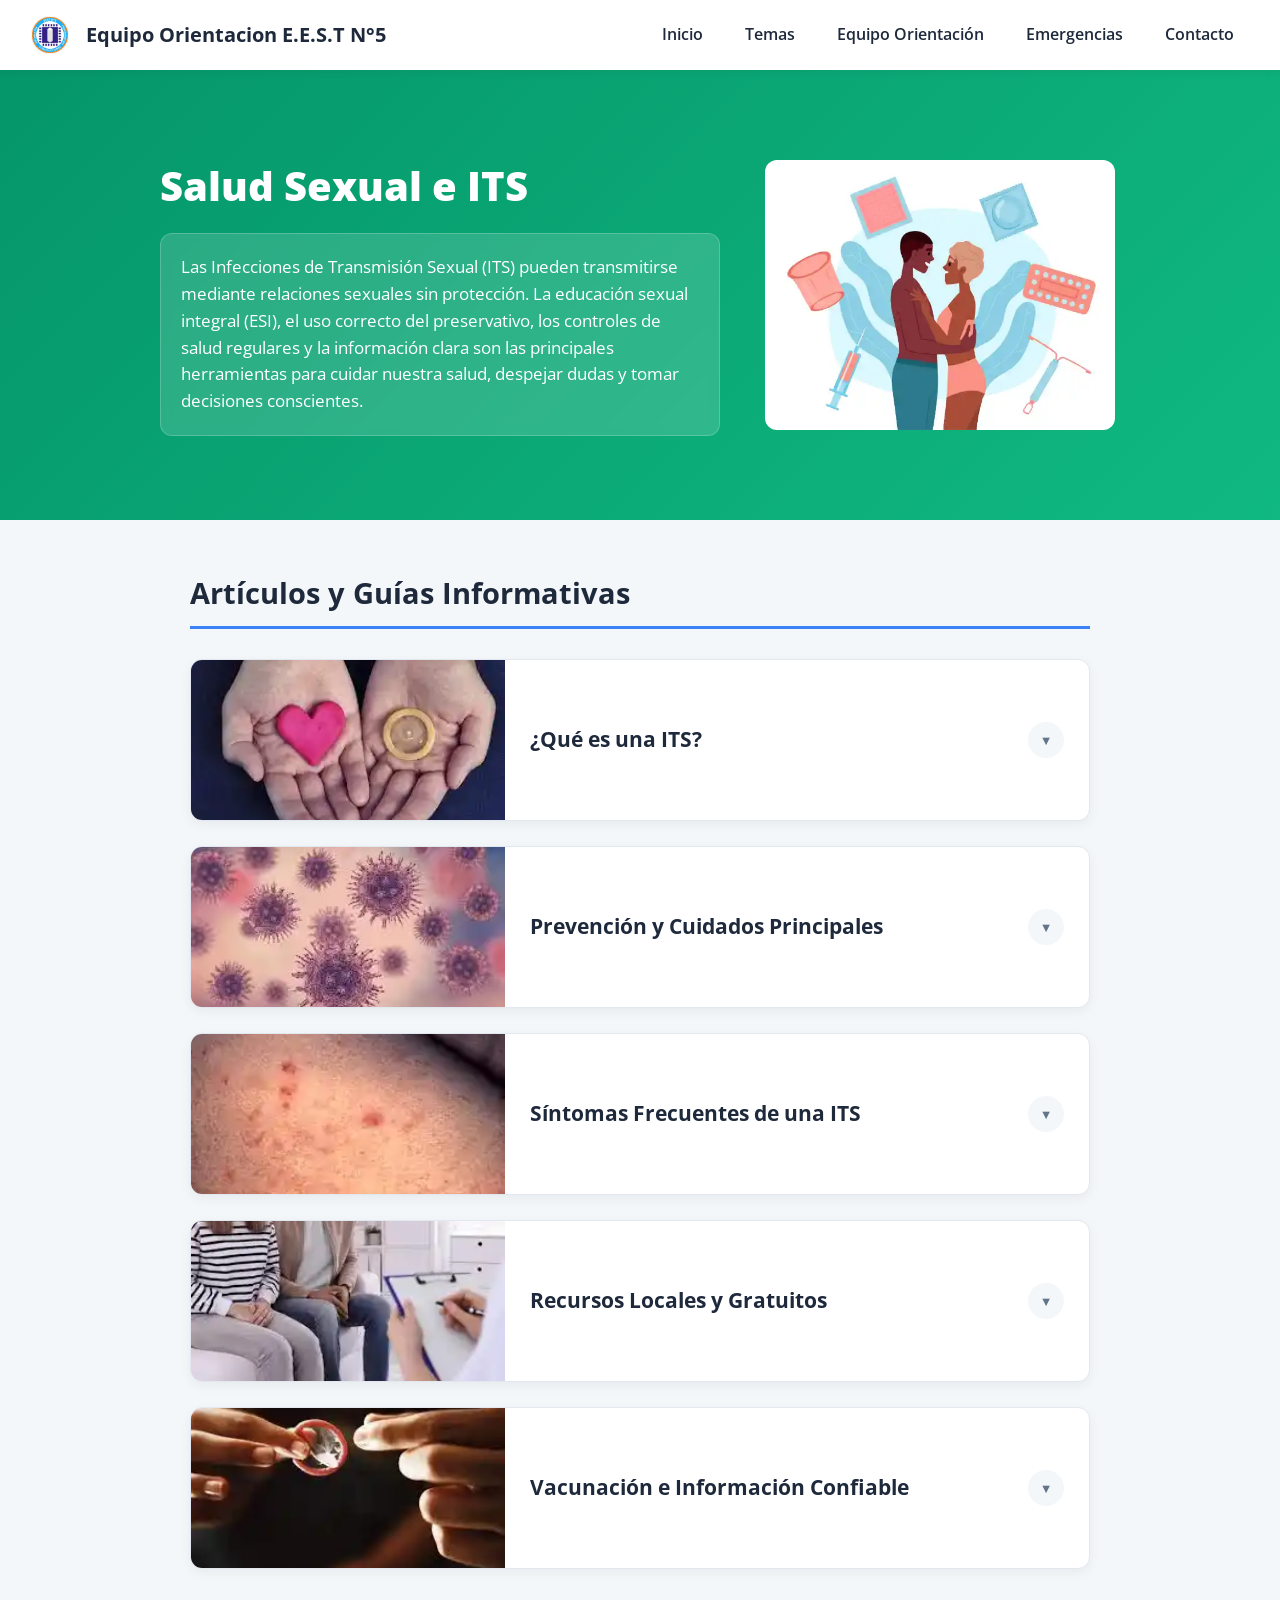
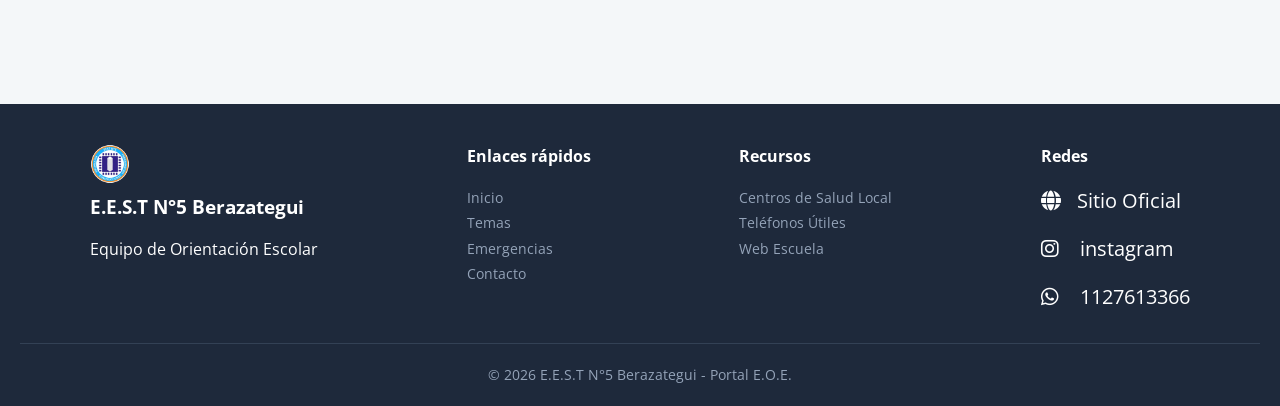
<file: ets.html>
<!DOCTYPE html>
<html lang="es">
<head>
    <meta charset="UTF-8">
    <meta http-equiv="X-UA-Compatible" content="IE=edge">
    <meta name="viewport" content="width=device-width, initial-scale=1.0">
    <meta name="description" content="Información confiable sobre Infecciones de Transmisión Sexual (ITS), prevención, cuidados, ESI y recursos locales. Portal E.O.E. - E.E.S.T N°5 Berazategui.">
    <link rel="stylesheet" href="https://cdnjs.cloudflare.com/ajax/libs/font-awesome/6.2.0/css/all.min.css" integrity="sha512-xh6O/CkQoPOWDdYTDqeRdPCVd1SpvCA9XXcUnZS2FmJNp1coAFzvtCN9BmamE+4aHK8yyUHUSCcJHgXloTyT2A==" crossorigin="anonymous" referrerpolicy="no-referrer" />
    <link rel="stylesheet" href="./css/subtemas.css">
    <title>Salud Sexual e ITS - E.E.S.T N°5 Berazategui</title>
</head>
<body>
    <div class="container">
        <!-- ENCABEZADO -->
        <header class="header-subtemas">
            <div class="container-logo">
                <!-- <i class="fas fa-brain" aria-hidden="true"></i> -->
                <img src="./img/LOGO2.webp" alt="logo tecnica 5" class="logo">
                <span class="logo-text">Equipo Orientacion E.E.S.T N°5</span>
            </div>
            <nav id="main-nav">
                 <ul>
                    <li><a href="index.html">Inicio</a></li>
                    <li><a href="index.html#temas">Temas</a></li>
                    <li><a href="equipo.html">Equipo Orientación</a></li>
                    <li><a href="index.html#lineas-ayuda">Emergencias</a></li>
                    <li><a href="index.html#contacto">Contacto</a></li>
                </ul>
            </nav>
            <button class="nav-toggle" id="nav-toggle" aria-label="Abrir menú de navegación">
                <i class="fas fa-bars"></i>
            </button>
        </header>

        <!-- PORTADA HERO SECCIÓN -->
        <section class="heroprin hero-ets">
            <div class="hero-content">
                <h1 class="hero-title">Salud Sexual e ITS</h1>
                <p class="hero-subtitle">
                    Las Infecciones de Transmisión Sexual (ITS) pueden transmitirse mediante relaciones sexuales sin protección. La educación sexual integral (ESI), el uso correcto del preservativo, los controles de salud regulares y la información clara son las principales herramientas para cuidar nuestra salud, despejar dudas y tomar decisiones conscientes.
                </p>
            </div>
            <div class="foto">
                <img src="./img/fotoembarazoets-Photoroom.webp" alt="Ilustración sobre educación sexual integral y cuidado responsable">
            </div>
        </section>

        <!-- CONTENIDO PRINCIPAL -->
        <main class="cuerpo">
            <div class="continente">
                <div class="cabeza">
                    <h2>Artículos y Guías Informativas</h2>
                </div>

                <!-- ARTÍCULO 1 -->
                <details class="card-noticia">
                    <summary>
                        <img src="./img/ets1.webp" alt="Definición de Infección de Transmisión Sexual" class="summary-image">
                        <div class="summary-text-container">
                            <span class="summary-title">¿Qué es una ITS?</span>
                        </div>
                    </summary>
                    <div class="content">
                        <p>Una Infección de Transmisión Sexual (ITS) es una condición producida por virus, bacterias o parásitos que se transmite principalmente a través de relaciones sexuales sin preservativo (vaginales, anales u orales).</p>
                        <p>Muchas ITS no presentan síntomas al comienzo, por lo que hacerse chequeos periódicos es vital. Con detección oportuna, la mayoría tiene tratamiento o cura en los centros de salud.</p>
                        <a href="https://medlineplus.gov/spanish/sexuallytransmittedinfections.html" class="btn-ver-mas" target="_blank" rel="noopener noreferrer">Información en MedlinePlus</a>
                    </div>
                </details>

                <!-- ARTÍCULO 2 -->
                <details class="card-noticia">
                    <summary>
                        <img src="./img/ets2.webp" alt="Métodos de prevención y cuidados en salud sexual" class="summary-image">
                        <div class="summary-text-container">
                            <span class="summary-title">Prevención y Cuidados Principales</span>
                        </div>
                    </summary>
                    <div class="content">
                        <p>Estrategias clave para proteger la salud sexual:</p>
                        <ul>
                            <li>Uso correcto de preservativo o campo de látex en todas las relaciones sexuales.</li>
                            <li>Chequeos de salud regulares y testeos rápidos de VIH/Sífilis en los CAPS.</li>
                            <li>Diálogo abierto sobre el cuidado con la pareja.</li>
                            <li>Consulta médica inmediata ante cualquier síntoma, lesión o duda.</li>
                        </ul>
                        <a href="https://www.healthychildren.org/Spanish/health-issues/conditions/sexually-transmitted/Paginas/sexually-transmitted-infections-prevention.aspx" class="btn-ver-mas" target="_blank" rel="noopener noreferrer">Guía de prevención para adolescentes</a>
                    </div>
                </details>

                <!-- ARTÍCULO 3 -->
                <details class="card-noticia">
                    <summary>
                        <img src="./img/ets4.webp" alt="Síntomas frecuentes de las ITS" class="summary-image">
                        <div class="summary-text-container">
                            <span class="summary-title">Síntomas Frecuentes de una ITS</span>
                        </div>
                    </summary>
                    <div class="content">
                        <p>A pesar de que algunas ITS no presentan señales evidentes, es importante prestar atención a:</p>
                        <ul>
                            <li>Ardor, picazón o dolor al orinar.</li>
                            <li>Flujo inusual con cambio de color u olor fuerte.</li>
                            <li>Lesiones, ampollas, verrugas o llagas en el área genital o bucal.</li>
                            <li>Dolor o molestias durante las relaciones sexuales.</li>
                            <li>Inflamación de ganglios o fiebre en casos más avanzados.</li>
                        </ul>
                        <a href="https://www.mayoclinic.org/es/diseases-conditions/sexually-transmitted-diseases-stds/in-depth/std-symptoms/art-20047081" class="btn-ver-mas" target="_blank" rel="noopener noreferrer">Identificar síntomas en Mayo Clinic</a>
                    </div>
                </details>

                <!-- ARTÍCULO 4 -->
                <details class="card-noticia">
                    <summary>
                        <img src="./img/ets3.webp" alt="Centros de salud y recursos locales" class="summary-image">
                        <div class="summary-text-container">
                            <span class="summary-title">Recursos Locales y Gratuitos</span>
                        </div>
                    </summary>
                    <div class="content">
                        <p>En Berazategui y en la Provincia de Buenos Aires se garantizan testeos y preservativos gratuitos en los Centros de Atención Primaria de Salud (CAPS) y en el CAPS N° 8 (Especializado en Salud Sexual e ITS).</p>
                        <p>No se necesita orden médica ni turno previo para realizarse el testeo de VIH/Sífilis o solicitar insumos de prevención.</p>
                        <a href="https://www.ms.gba.gov.ar/sitios/hiv/institucional/lineas-estrategicas/" class="btn-ver-mas" target="_blank" rel="noopener noreferrer">Programa de Salud Sexual PBA</a>
                    </div>
                </details>

                <!-- ARTÍCULO 5 -->
                <details class="card-noticia">
                    <summary>
                        <img src="./img/ets5.webp" alt="Educación sexual integral y vacunación" class="summary-image">
                        <div class="summary-text-container">
                            <span class="summary-title">Vacunación e Información Confiable</span>
                        </div>
                    </summary>
                    <div class="content">
                        <p>Además de las medidas de barrera como el preservativo, el Calendario Nacional de Vacunación en Argentina incluye la vacuna contra el VPH (Virus del Papiloma Humano) y la Hepatitis B de manera gratuita y obligatoria.</p>
                        <p>Contar con información basada en evidencia científica te otorga autonomía para decidir sobre tu cuerpo con responsabilidad y tranquilidad.</p>
                        <a href="https://jovensalud.net/informate-ya/blog/infecciones-transmisiones-sexuales" class="btn-ver-mas" target="_blank" rel="noopener noreferrer">Ver más en JovenSalud</a>
                    </div>
                </details>
            </div>
        </main>
    </div>

    <!-- FOOTER -->
    <footer>
        <div class="footer-container">
            <div class="footer-logo">
                <img src="./img/LOGO2.webp" alt="logo tecnica 5" class="logo">
                <h3>E.E.S.T N°5 Berazategui</h3>
                <p>Equipo de Orientación Escolar</p>
            </div>
            <div class="footer-links">
                <h4>Enlaces rápidos</h4>
                <ul>
                    <li><a href="index.html">Inicio</a></li>
                    <li><a href="index.html#temas">Temas</a></li>
                    <li><a href="index.html#lineas-ayuda">Emergencias</a></li>
                    <li><a href="index.html#contacto">Contacto</a></li>
                </ul>
            </div>
            <div class="footer-resources">
                <h4>Recursos</h4>
                <ul>
                    <li><a href="caps.html">Centros de Salud Local</a></li>
                    <li><a href="telefonos.html">Teléfonos Útiles</a></li>
                    <li><a href="https://profegusty.github.io/tecnica5berazategui/" target="_blank" rel="noopener noreferrer">Web Escuela</a></li>
                </ul>
            </div>
            <div class="footer-social">
                <h4>Redes</h4>
               <div class="social-icons">
                    <a href="https://profegusty.github.io/tecnica5berazategui/" target="_blank" rel="noopener noreferrer" aria-label="Sitio Web Escuela"><i class="fa-solid fa-globe"></i>Sitio Oficial</a>
                    <a href="https://www.instagram.com/tecnica_n5_berazategui/" target="_blank" rel="noopener noreferrer"><i class="fa-brands fa-instagram"></i> instagram</a>
                    <a href="#"><i class="fa-brands fa-whatsapp"></i> 1127613366</a>
                </div>
            </div>
        </div>
        <div class="footer-bottom">
            <p>&copy; 2026 E.E.S.T N°5 Berazategui - Portal E.O.E.</p>
        </div>
    </footer>

    <!-- SCRIPT DE NAVEGACIÓN MOBILE -->
    <script>
        document.addEventListener('DOMContentLoaded', function() {
            const navToggle = document.getElementById('nav-toggle');
            const mainNav = document.getElementById('main-nav');

            if (navToggle && mainNav) {
                navToggle.addEventListener('click', function() {
                    mainNav.classList.toggle('open');
                    const icon = navToggle.querySelector('i');
                    icon.className = mainNav.classList.contains('open') ? 'fas fa-times' : 'fas fa-bars';
                });

                const navLinks = mainNav.querySelectorAll('a');
                navLinks.forEach(link => {
                    link.addEventListener('click', () => {
                        if (mainNav.classList.contains('open')) {
                            mainNav.classList.remove('open');
                            navToggle.querySelector('i').className = 'fas fa-bars';
                        }
                    });
                });
            }
        });
    </script>
</body>
</html>
</file>
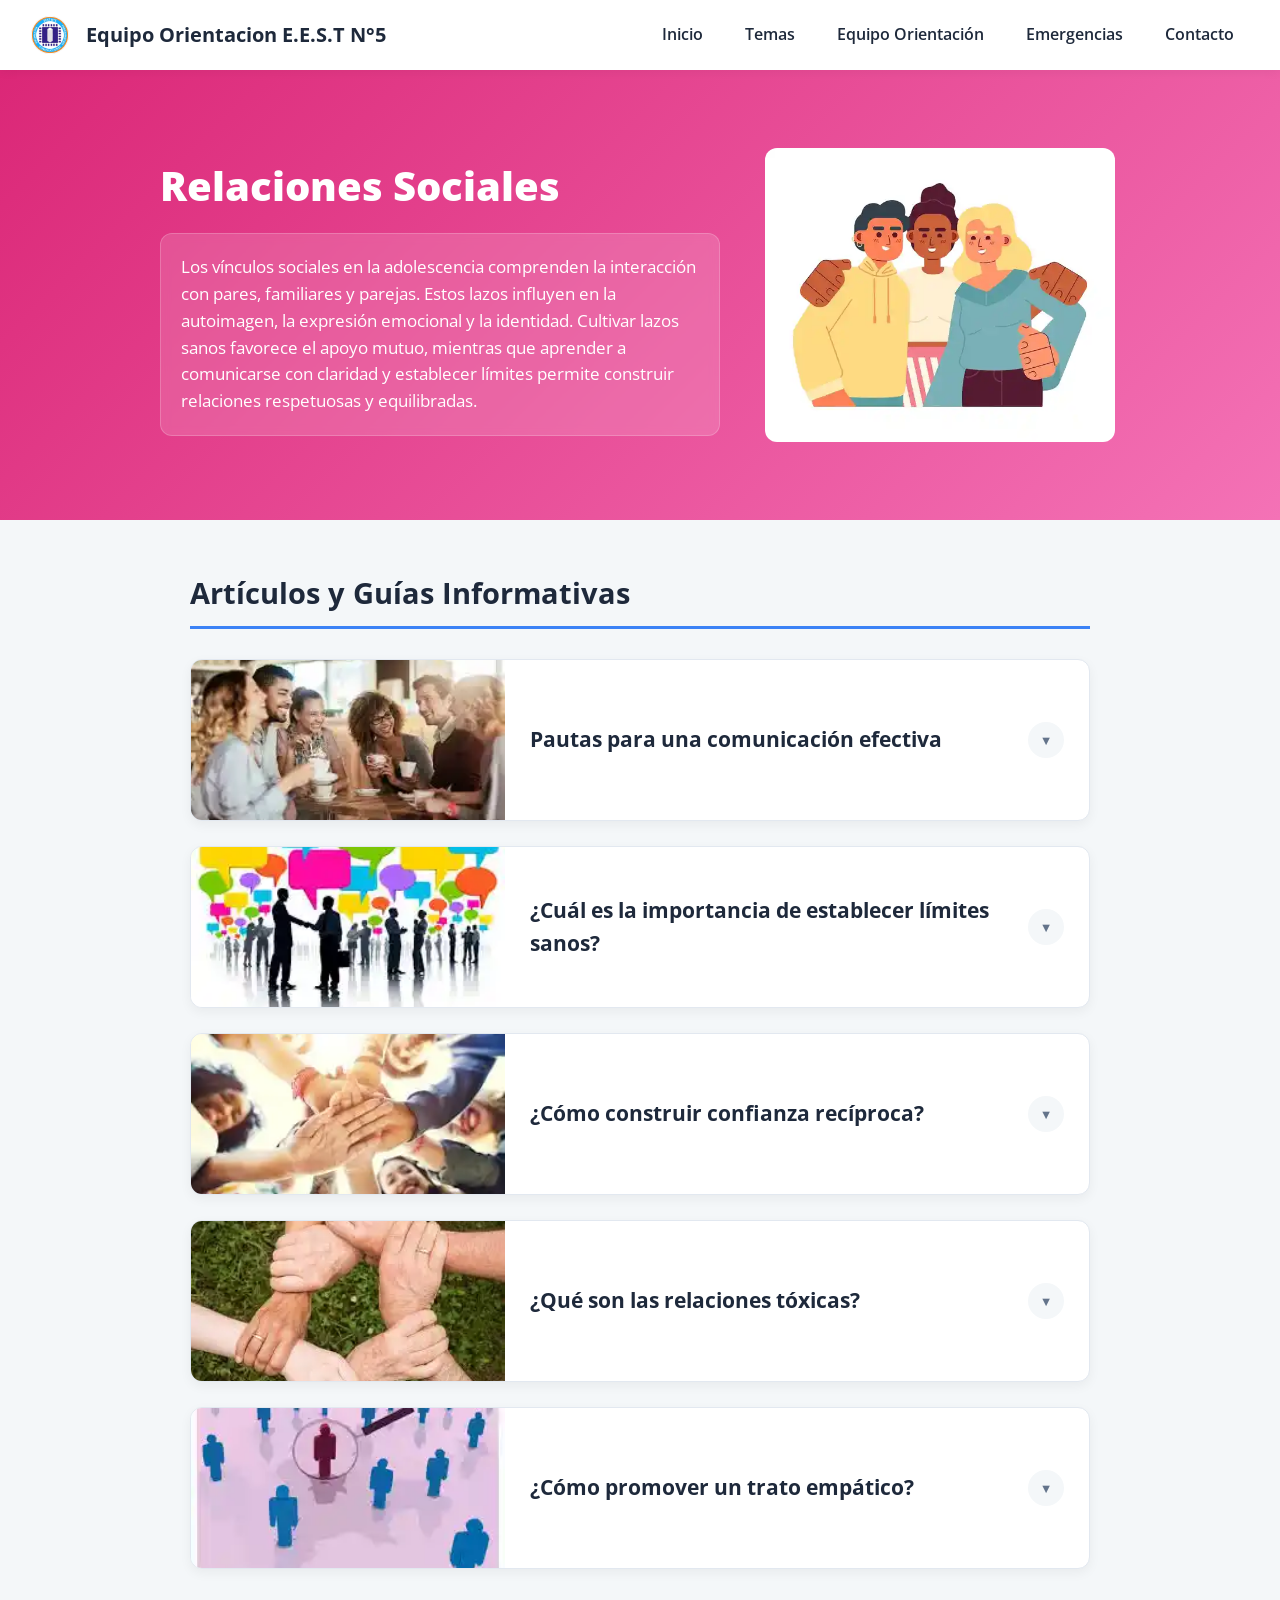
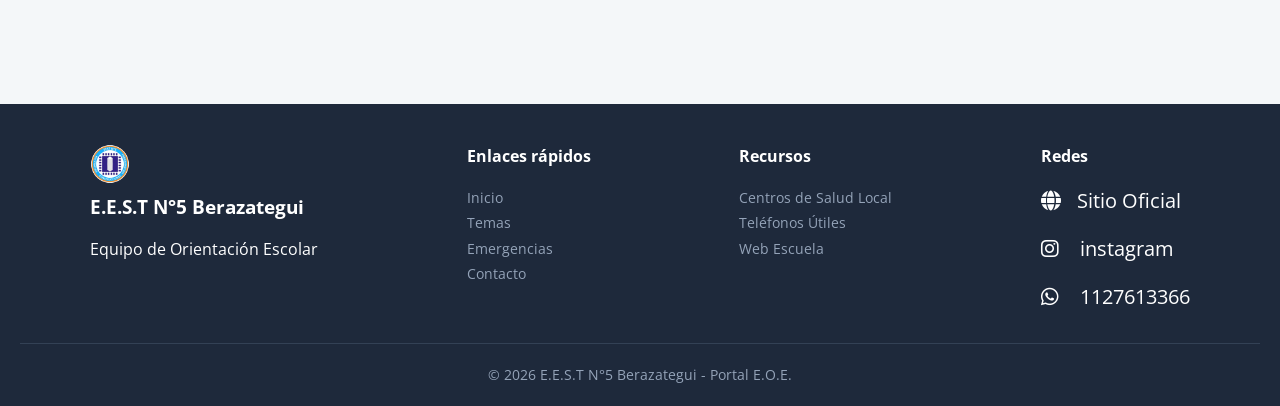
<file: relaciones.html>
<!DOCTYPE html>
<html lang="es">
<head>
    <meta charset="UTF-8">
    <meta http-equiv="X-UA-Compatible" content="IE=edge">
    <meta name="viewport" content="width=device-width, initial-scale=1.0">
    <meta name="description" content="Información y orientación sobre comunicación asertiva, límites saludables, prevención de relaciones tóxicas y empatía. Portal E.O.E. - E.E.S.T N°5 Berazategui.">
    <link rel="stylesheet" href="https://cdnjs.cloudflare.com/ajax/libs/font-awesome/6.2.0/css/all.min.css" integrity="sha512-xh6O/CkQoPOWDdYTDqeRdPCVd1SpvCA9XXcUnZS2FmJNp1coAFzvtCN9BmamE+4aHK8yyUHUSCcJHgXloTyT2A==" crossorigin="anonymous" referrerpolicy="no-referrer" />
    <link rel="stylesheet" href="./css/subtemas.css">
    <title>Relaciones Sociales - E.E.S.T N°5 Berazategui</title>
</head>
<body>
    <div class="container">
        <!-- ENCABEZADO -->
        <header class="header-subtemas">
            <div class="container-logo">
                <!-- <i class="fas fa-brain" aria-hidden="true"></i> -->
                <img src="./img/LOGO2.webp" alt="logo tecnica 5" class="logo">
                <span class="logo-text">Equipo Orientacion E.E.S.T N°5</span>
            </div>
            <nav id="main-nav">
               <ul>
                    <li><a href="index.html">Inicio</a></li>
                    <li><a href="index.html#temas">Temas</a></li>
                    <li><a href="equipo.html">Equipo Orientación</a></li>
                    <li><a href="index.html#lineas-ayuda">Emergencias</a></li>
                    <li><a href="index.html#contacto">Contacto</a></li>
                </ul>
            </nav>
            <button class="nav-toggle" id="nav-toggle" aria-label="Abrir menú de navegación">
                <i class="fas fa-bars"></i>
            </button>
        </header>

        <!-- PORTADA HERO SECCIÓN -->
        <section class="heroprin hero-relaciones">
            <div class="hero-content">
                <h1 class="hero-title">Relaciones Sociales</h1>
                <p class="hero-subtitle">
                    Los vínculos sociales en la adolescencia comprenden la interacción con pares, familiares y parejas. Estos lazos influyen en la autoimagen, la expresión emocional y la identidad. Cultivar lazos sanos favorece el apoyo mutuo, mientras que aprender a comunicarse con claridad y establecer límites permite construir relaciones respetuosas y equilibradas.
                </p>
            </div>
            <div class="foto">
                <img src="./img/fotorelaciones-Photoroom.webp" alt="Ilustración representativa sobre vínculos sanos y relaciones interpersonales">
            </div>
        </section>

        <!-- CONTENIDO PRINCIPAL -->
        <main class="cuerpo">
            <div class="continente">
                <div class="cabeza">
                    <h2>Artículos y Guías Informativas</h2>
                </div>

                <!-- ARTÍCULO 1 -->
                <details class="card-noticia">
                    <summary>
                        <img src="./img/relaciones1.webp" alt="Técnicas de comunicación asertiva" class="summary-image">
                        <div class="summary-text-container">
                            <span class="summary-title">Pautas para una comunicación efectiva</span>
                        </div>
                    </summary>
                    <div class="content">
                        <p>Principios esenciales para dialogar de manera constructiva:</p>
                        <ul>
                            <li>Expresar emociones e ideas con honestidad, sin recurrir a la agresión ni a la culpa.</li>
                            <li>Escuchar activamente: prestar atención sin interrumpir y mostrando interés real.</li>
                            <li>Hacer preguntas directas para despejar malentendidos antes de reaccionar.</li>
                            <li>Mantener un tono respetuoso, incluso durante situaciones de desacuerdo.</li>
                            <li>Aceptar que existen puntos de vista diferentes sin asumirlos como afrentas personales.</li>
                        </ul>
                        <a href="https://www.anahuac.mx/generacion-anahuac/cuales-son-las-mejores-tecnicas-de-comunicacion-efectiva" class="btn-ver-mas" target="_blank" rel="noopener noreferrer">Técnicas de comunicación efectiva</a>
                    </div>
                </details>

                <!-- ARTÍCULO 2 -->
                <details class="card-noticia">
                    <summary>
                        <img src="./img/relaciones2.webp" alt="Establecimiento de límites saludables" class="summary-image">
                        <div class="summary-text-container">
                            <span class="summary-title">¿Cuál es la importancia de establecer límites sanos?</span>
                        </div>
                    </summary>
                    <div class="content">
                        <p>Los límites interpersonales constituyen la frontera que protege el bienestar propio:</p>
                        <ul>
                            <li>Protegen la integridad emocional evitando aceptar situaciones incómodas o perjudiciales.</li>
                            <li>Fomentan relaciones simétricas sustentadas en el respeto mutuo.</li>
                            <li>Previenen conductas de manipulación, abuso o presiones no deseadas.</li>
                            <li>Refuerzan la autoestima al dejar en claro que las propias necesidades son válidas.</li>
                        </ul>
                        <a href="https://psicologiaymente.com/social/importancia-de-establecer-limites-saludables-en-relaciones" class="btn-ver-mas" target="_blank" rel="noopener noreferrer">Importancia de marcar límites</a>
                    </div>
                </details>

                <!-- ARTÍCULO 3 -->
                <details class="card-noticia">
                    <summary>
                        <img src="./img/relaciones3.webp" alt="Construcción de la confianza interpersonal" class="summary-image">
                        <div class="summary-text-container">
                            <span class="summary-title">¿Cómo construir confianza recíproca?</span>
                        </div>
                    </summary>
                    <div class="content">
                        <p>La confianza se edifica mediante acciones coherentes a lo largo del tiempo:</p>
                        <ul>
                            <li>Cumplir con los compromisos asumidos y ser consecuente entre lo que se dice y se hace.</li>
                            <li>Sostener la honestidad en el trato cotidiano.</li>
                            <li>Respetar la privacidad y los asuntos confidenciales que otros comparten.</li>
                            <li>Brindar apoyo sin juzgar en momentos significativos para la otra persona.</li>
                        </ul>
                        <a href="https://habilidadsocial.com/confianza-en-uno-mismo/" class="btn-ver-mas" target="_blank" rel="noopener noreferrer">Aprender más sobre la confianza</a>
                    </div>
                </details>

                <!-- ARTÍCULO 4 -->
                <details class="card-noticia">
                    <summary>
                        <img src="./img/relaciones4.webp" alt="Detección de dinámicas o relaciones tóxicas" class="summary-image">
                        <div class="summary-text-container">
                            <span class="summary-title">¿Qué son las relaciones tóxicas?</span>
                        </div>
                    </summary>
                    <div class="content">
                        <p>Son dinámicas vinculares en las que prevalece el malestar sobre el bienestar:</p>
                        <ul>
                            <li>Se caracterizan por la manipulación, el control excesivo o la falta constante de respeto.</li>
                            <li>Aparecen patrones como celos desmedidos, chantaje emocional o desvalorización.</li>
                            <li>Generan cuadros de ansiedad, culpa, desconfianza y desgaste de la autoestima.</li>
                            <li>Inexistencia de equidad: una parte ejerce dominio mientras la otra cede por temor.</li>
                        </ul>
                        <a href="https://psiconecta.org/blog/que-son-las-relaciones-toxicas" class="btn-ver-mas" target="_blank" rel="noopener noreferrer">Identificar vínculos nocivos</a>
                    </div>
                </details>

                <!-- ARTÍCULO 5 -->
                <details class="card-noticia">
                    <summary>
                        <img src="./img/relaciones5.webp" alt="Empatía y respeto hacia los demás" class="summary-image">
                        <div class="summary-text-container">
                            <span class="summary-title">¿Cómo promover un trato empático?</span>
                        </div>
                    </summary>
                    <div class="content">
                        <p>Criterios orientados a la convivencia respetuosa:</p>
                        <ul>
                            <li>Tratar a los demás con consideración, aun frente a desacuerdos ideológicos o de opinión.</li>
                            <li>Ejercitar la empatía: intentar comprender la perspectiva y vivencias del otro.</li>
                            <li>Asumir los errores cometidos y ofrecer disculpas genuinas.</li>
                            <li>Prescindir de comentarios hirientes, descalificaciones o burlas.</li>
                            <li>Valorar las metas y logros ajenos sin caer en comparaciones destructivas.</li>
                        </ul>
                        <a href="https://www.coachsocial.net/post/c%C3%B3mo-tratar-a-las-personas-1" class="btn-ver-mas" target="_blank" rel="noopener noreferrer">Principios de habilidades sociales</a>
                    </div>
                </details>
            </div>
        </main>
    </div>

    <!-- FOOTER -->
    <footer>
        <div class="footer-container">
            <div class="footer-logo">
                <img src="./img/LOGO2.webp" alt="logo tecnica 5" class="logo">
                <h3>E.E.S.T N°5 Berazategui</h3>
                <p>Equipo de Orientación Escolar</p>
            </div>
            <div class="footer-links">
                <h4>Enlaces rápidos</h4>
                <ul>
                    <li><a href="index.html">Inicio</a></li>
                    <li><a href="index.html#temas">Temas</a></li>
                    <li><a href="index.html#lineas-ayuda">Emergencias</a></li>
                    <li><a href="index.html#contacto">Contacto</a></li>
                </ul>
            </div>
            <div class="footer-resources">
                <h4>Recursos</h4>
                <ul>
                    <li><a href="caps.html">Centros de Salud Local</a></li>
                    <li><a href="telefonos.html">Teléfonos Útiles</a></li>
                    <li><a href="https://profegusty.github.io/tecnica5berazategui/" target="_blank" rel="noopener noreferrer">Web Escuela</a></li>
                </ul>
            </div>
            <div class="footer-social">
                <h4>Redes</h4>
                <div class="social-icons">
                    <a href="https://profegusty.github.io/tecnica5berazategui/" target="_blank" rel="noopener noreferrer" aria-label="Sitio Web Escuela"><i class="fa-solid fa-globe"></i>Sitio Oficial</a>
                    <a href="https://www.instagram.com/tecnica_n5_berazategui/" target="_blank" rel="noopener noreferrer"><i class="fa-brands fa-instagram"></i> instagram</a>
                    <a href="#"><i class="fa-brands fa-whatsapp"></i> 1127613366</a>
                </div>
            </div>
        </div>
        <div class="footer-bottom">
            <p>&copy; 2026 E.E.S.T N°5 Berazategui - Portal E.O.E.</p>
        </div>
    </footer>

    <!-- SCRIPT DE NAVEGACIÓN MOBILE -->
    <script>
        document.addEventListener('DOMContentLoaded', function() {
            const navToggle = document.getElementById('nav-toggle');
            const mainNav = document.getElementById('main-nav');

            if (navToggle && mainNav) {
                navToggle.addEventListener('click', function() {
                    mainNav.classList.toggle('open');
                    const icon = navToggle.querySelector('i');
                    icon.className = mainNav.classList.contains('open') ? 'fas fa-times' : 'fas fa-bars';
                });

                const navLinks = mainNav.querySelectorAll('a');
                navLinks.forEach(link => {
                    link.addEventListener('click', () => {
                        if (mainNav.classList.contains('open')) {
                            mainNav.classList.remove('open');
                            navToggle.querySelector('i').className = 'fas fa-bars';
                        }
                    });
                });
            }
        });
    </script>
</body>
</html>
</file>
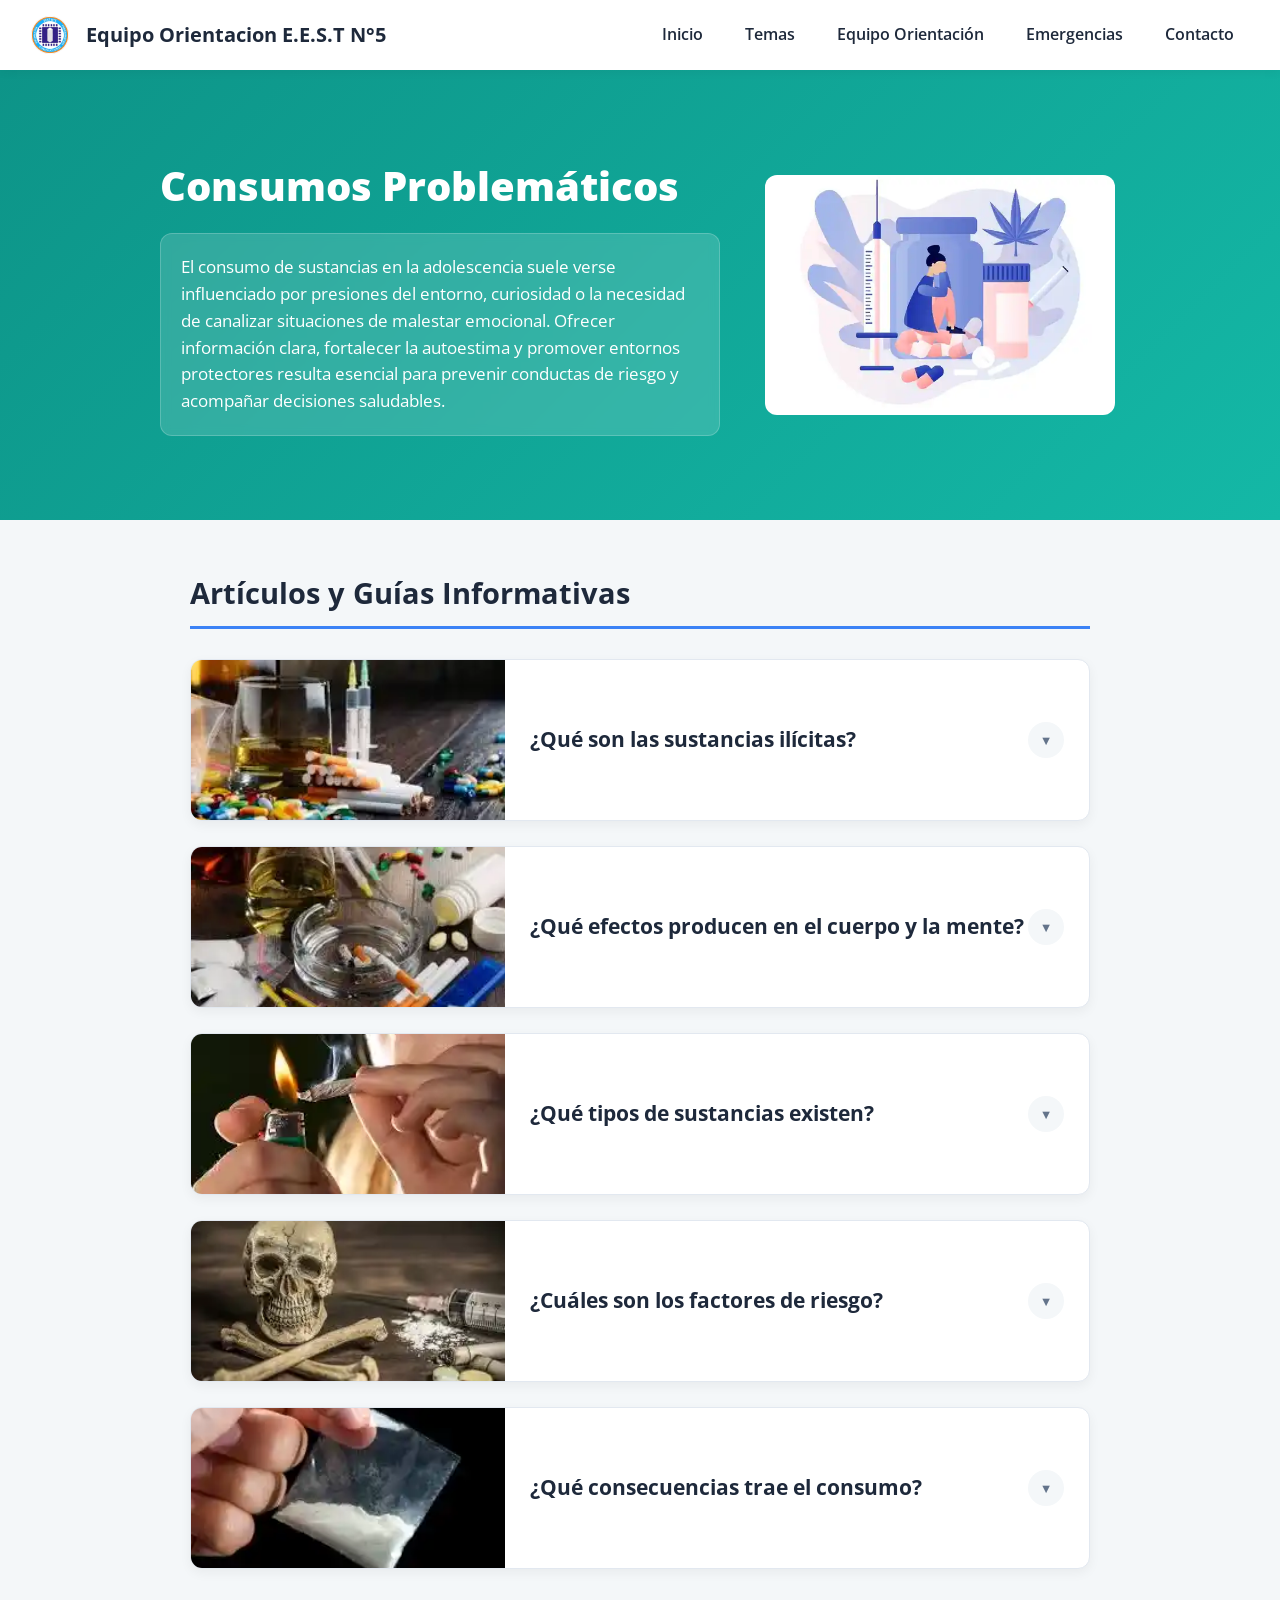
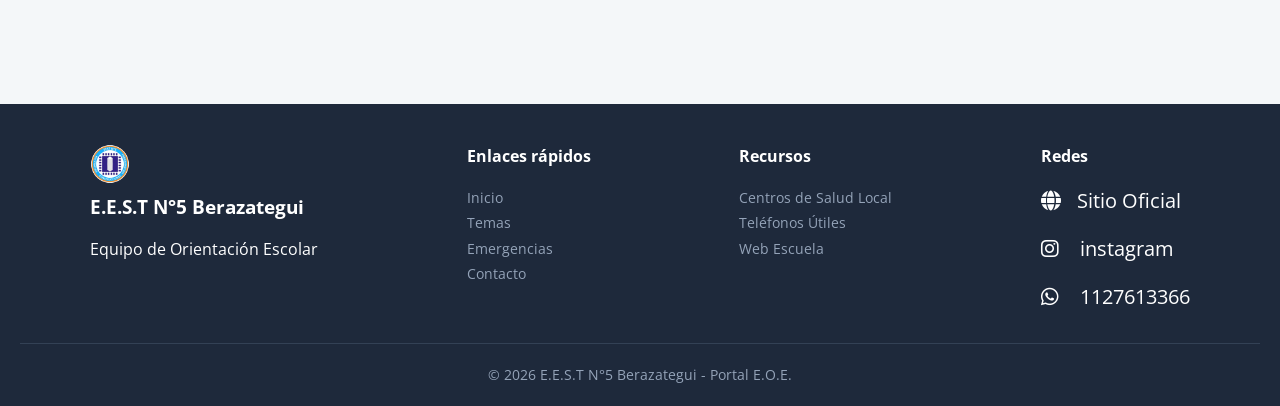
<file: sustancias.html>
<!DOCTYPE html>
<html lang="es">
<head>
    <meta charset="UTF-8">
    <meta http-equiv="X-UA-Compatible" content="IE=edge">
    <meta name="viewport" content="width=device-width, initial-scale=1.0">
    <meta name="description" content="Información, factores de riesgo, consecuencias y prevención sobre el uso de sustancias y consumos problemáticos. Portal E.O.E. - E.E.S.T N°5 Berazategui.">
    <link rel="stylesheet" href="https://cdnjs.cloudflare.com/ajax/libs/font-awesome/6.2.0/css/all.min.css" integrity="sha512-xh6O/CkQoPOWDdYTDqeRdPCVd1SpvCA9XXcUnZS2FmJNp1coAFzvtCN9BmamE+4aHK8yyUHUSCcJHgXloTyT2A==" crossorigin="anonymous" referrerpolicy="no-referrer" />
    <link rel="stylesheet" href="./css/subtemas.css">
    <title>Consumos Problemáticos - E.E.S.T N°5 Berazategui</title>
</head>
<body>
    <div class="container">
        <!-- ENCABEZADO -->
        <header class="header-subtemas">
            <div class="container-logo">
                <!-- <i class="fas fa-brain" aria-hidden="true"></i> -->
                <img src="./img/LOGO2.webp" alt="logo tecnica 5" class="logo">
                <span class="logo-text">Equipo Orientacion E.E.S.T N°5</span>
            </div>
            <nav id="main-nav">
                <ul>
                    <li><a href="index.html">Inicio</a></li>
                    <li><a href="index.html#temas">Temas</a></li>
                    <li><a href="equipo.html">Equipo Orientación</a></li>
                    <li><a href="index.html#lineas-ayuda">Emergencias</a></li>
                    <li><a href="index.html#contacto">Contacto</a></li>
                </ul>
            </nav>
            <button class="nav-toggle" id="nav-toggle" aria-label="Abrir menú de navegación">
                <i class="fas fa-bars"></i>
            </button>
        </header>

        <!-- PORTADA HERO SECCIÓN -->
        <section class="heroprin hero-sustancias">
            <div class="hero-content">
                <h1 class="hero-title">Consumos Problemáticos</h1>
                <p class="hero-subtitle">
                    El consumo de sustancias en la adolescencia suele verse influenciado por presiones del entorno, curiosidad o la necesidad de canalizar situaciones de malestar emocional. Ofrecer información clara, fortalecer la autoestima y promover entornos protectores resulta esencial para prevenir conductas de riesgo y acompañar decisiones saludables.
                </p>
            </div>
            <div class="foto">
                <img src="./img/fotosustancias-Photoroom.webp" alt="Ilustración representativa sobre la prevención de consumos problemáticos">
            </div>
        </section>

        <!-- CONTENIDO PRINCIPAL -->
        <main class="cuerpo">
            <div class="continente">
                <div class="cabeza">
                    <h2>Artículos y Guías Informativas</h2>
                </div>

                <!-- ARTÍCULO 1 -->
                <details class="card-noticia">
                    <summary>
                        <img src="./img/sustancias1.webp" alt="Concepto de sustancias psicoactivas" class="summary-image">
                        <div class="summary-text-container">
                            <span class="summary-title">¿Qué son las sustancias ilícitas?</span>
                        </div>
                    </summary>
                    <div class="content">
                        <p>Son sustancias cuyo uso, producción o comercialización se encuentra regulado o prohibido legalmente debido a los riesgos significativos que representan para la salud física, psíquica y social, especialmente durante las etapas de desarrollo adolescente.</p>
                        <p>Suelen asociarse a conductas de vulnerabilidad, generando dependencia y afectando negativamente la trayectoria personal y el rendimiento escolar.</p>
                        <a href="https://www.cigna.com/es-us/knowledge-center/hw/drogas-ilegales-sts15200" class="btn-ver-mas" target="_blank" rel="noopener noreferrer">Aprender más sobre drogas ilegales</a>
                    </div>
                </details>

                <!-- ARTÍCULO 2 -->
                <details class="card-noticia">
                    <summary>
                        <img src="./img/sustancias2.webp" alt="Efectos en el organismo" class="summary-image">
                        <div class="summary-text-container">
                            <span class="summary-title">¿Qué efectos producen en el cuerpo y la mente?</span>
                        </div>
                    </summary>
                    <div class="content">
                        <p>Estas sustancias alteran el funcionamiento del sistema nervioso central, modificando el estado de ánimo, la percepción y la conducta.</p>
                        <p>Sus consecuencias pueden variar desde estados temporales de alteración hasta cuadros graves de ansiedad, paranoia, pérdida de autocontrol, dependencia y daños a nivel neurológico.</p>
                        <a href="https://www.ioma.gba.gob.ar/index.php/programas/programa-adolescente/info-para-vos/como-afectan-las-drogas-a-tu-cuerpo/" class="btn-ver-mas" target="_blank" rel="noopener noreferrer">Efectos del consumo en el organismo</a>
                    </div>
                </details>

                <!-- ARTÍCULO 3 -->
                <details class="card-noticia">
                    <summary>
                        <img src="./img/sustancias3.webp" alt="Clasificación general de sustancias" class="summary-image">
                        <div class="summary-text-container">
                            <span class="summary-title">¿Qué tipos de sustancias existen?</span>
                        </div>
                    </summary>
                    <div class="content">
                        <p>Clasificación según los efectos que generan en el organismo:</p>
                        <ul>
                            <li><strong>Estimulantes:</strong> (Cocaína, anfetaminas) Aceleran la actividad del sistema nervioso y elevan el ritmo cardíaco.</li>
                            <li><strong>Depresoras:</strong> (Alcohol, tranquilizantes sin receta) Enlentecen el funcionamiento cerebral y los reflejos.</li>
                            <li><strong>Alucinógenas:</strong> (LSD, hongos) Alteran drásticamente la percepción de la realidad, el tiempo y el espacio.</li>
                            <li><strong>Inhalantes:</strong> (Sustancias químicas volátiles) Producen un efecto inmediato con alto riesgo de daño cerebral severo.</li>
                        </ul>
                        <a href="https://www.drugs.ie/es/informacion_sobre_las_drogas/tipos_de_drogas/" class="btn-ver-mas" target="_blank" rel="noopener noreferrer">Ver clasificación técnica detallada</a>
                    </div>
                </details>

                <!-- ARTÍCULO 4 -->
                <details class="card-noticia">
                    <summary>
                        <img src="./img/sustancias4.webp" alt="Factores de riesgo y vulnerabilidad" class="summary-image">
                        <div class="summary-text-container">
                            <span class="summary-title">¿Cuáles son los factores de riesgo?</span>
                        </div>
                    </summary>
                    <div class="content">
                        <p>Puntos de vulnerabilidad frecuentes durante la adolescencia:</p>
                        <ul>
                            <li>Presión del grupo de pares y búsqueda de aceptación social.</li>
                            <li>Baja percepción de riesgo o falta de información objetiva.</li>
                            <li>Dificultades emocionales no abordadas (ansiedad, tristeza o baja autoestima).</li>
                            <li>Ausencia de redes de apoyo o dinámicas familiares de alta conflictividad.</li>
                            <li>Facilidad para acceder a sustancias en entornos de recreación.</li>
                        </ul>
                        <a href="https://americanaddictioncenters.org/rehab-guide/risk-factors-for-addiction" class="btn-ver-mas" target="_blank" rel="noopener noreferrer">Factores de riesgo en adicciones</a>
                    </div>
                </details>

                <!-- ARTÍCULO 5 -->
                <details class="card-noticia">
                    <summary>
                        <img src="./img/sustancias5.webp" alt="Consecuencias del consumo sostenido" class="summary-image">
                        <div class="summary-text-container">
                            <span class="summary-title">¿Qué consecuencias trae el consumo?</span>
                        </div>
                    </summary>
                    <div class="content">
                        <p>A nivel personal y escolar, el consumo puede derivar en pérdida de concentración, ausentismo, deterioro del rendimiento intelectual e inestabilidad emocional.</p>
                        <p>En el ámbito relacional, promueve distanciamiento familiar, conflictos con pares, exposición a situaciones de peligro y el desarrollo de adicción.</p>
                        <a href="https://www.masferriol.com/blog/consequencias-y-trastornos/" class="btn-ver-mas" target="_blank" rel="noopener noreferrer">Consecuencias físicas y psicológicas</a>
                    </div>
                </details>
            </div>
        </main>
    </div>

    <!-- FOOTER -->
    <footer>
        <div class="footer-container">
            <div class="footer-logo">
                <img src="./img/LOGO2.webp" alt="logo tecnica 5" class="logo">
                <h3>E.E.S.T N°5 Berazategui</h3>
                <p>Equipo de Orientación Escolar</p>
            </div>
            <div class="footer-links">
                <h4>Enlaces rápidos</h4>
                <ul>
                    <li><a href="index.html">Inicio</a></li>
                    <li><a href="index.html#temas">Temas</a></li>
                    <li><a href="index.html#lineas-ayuda">Emergencias</a></li>
                    <li><a href="index.html#contacto">Contacto</a></li>
                </ul>
            </div>
            <div class="footer-resources">
                <h4>Recursos</h4>
                <ul>
                    <li><a href="caps.html">Centros de Salud Local</a></li>
                    <li><a href="telefonos.html">Teléfonos Útiles</a></li>
                    <li><a href="https://profegusty.github.io/tecnica5berazategui/" target="_blank" rel="noopener noreferrer">Web Escuela</a></li>
                </ul>
            </div>
            <div class="footer-social">
                <h4>Redes</h4>
                   <div class="social-icons">
                     <a href="https://profegusty.github.io/tecnica5berazategui/" target="_blank" rel="noopener noreferrer" aria-label="Sitio Web Escuela"><i class="fa-solid fa-globe"></i>Sitio Oficial</a>
                     <a href="https://www.instagram.com/tecnica_n5_berazategui/" target="_blank" rel="noopener noreferrer"><i class="fa-brands fa-instagram"></i> instagram</a>
                     <a href="#"><i class="fa-brands fa-whatsapp"></i> 1127613366</a>
                    </div>
            </div>
        </div>
        <div class="footer-bottom">
            <p>&copy; 2026 E.E.S.T N°5 Berazategui - Portal E.O.E.</p>
        </div>
    </footer>

    <!-- SCRIPT DE NAVEGACIÓN MOBILE -->
    <script>
        document.addEventListener('DOMContentLoaded', function() {
            const navToggle = document.getElementById('nav-toggle');
            const mainNav = document.getElementById('main-nav');

            if (navToggle && mainNav) {
                navToggle.addEventListener('click', function() {
                    mainNav.classList.toggle('open');
                    const icon = navToggle.querySelector('i');
                    icon.className = mainNav.classList.contains('open') ? 'fas fa-times' : 'fas fa-bars';
                });

                const navLinks = mainNav.querySelectorAll('a');
                navLinks.forEach(link => {
                    link.addEventListener('click', () => {
                        if (mainNav.classList.contains('open')) {
                            mainNav.classList.remove('open');
                            navToggle.querySelector('i').className = 'fas fa-bars';
                        }
                    });
                });
            }
        });
    </script>
</body>
</html>
</file>
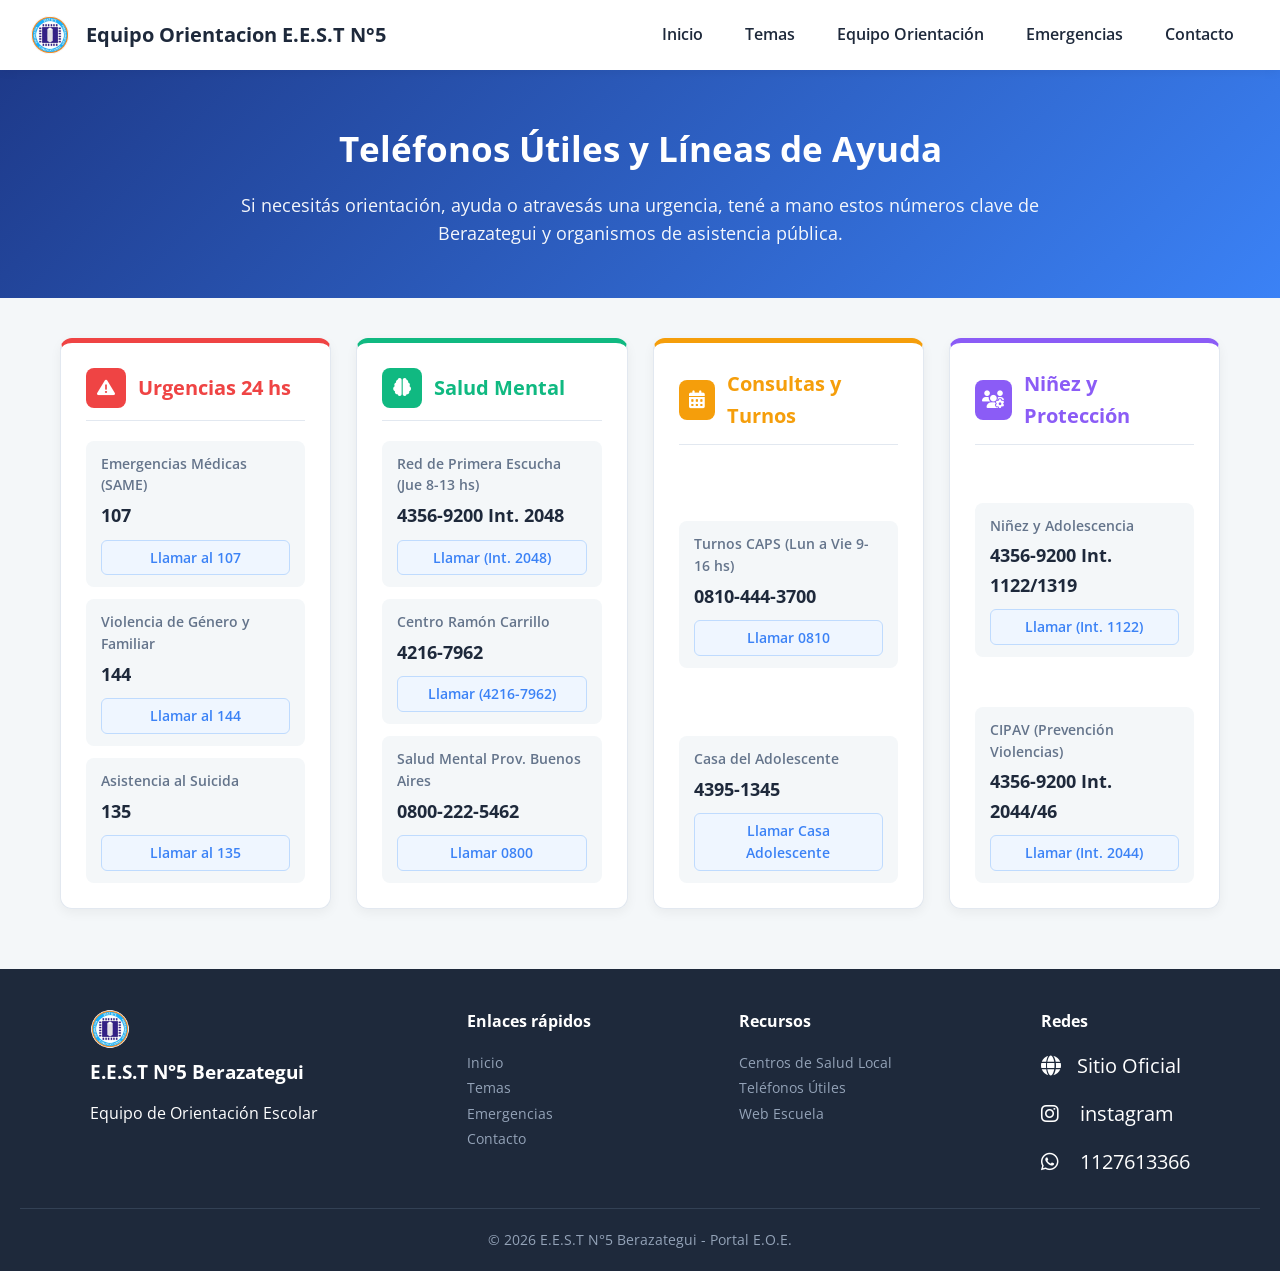
<file: telefonos.html>
<!DOCTYPE html>
<html lang="es">
<head>
    <meta charset="UTF-8">
    <meta name="viewport" content="width=device-width, initial-scale=1.0">
    <meta name="description" content="Teléfonos de emergencia, salud mental, atención social y turnos médicos útiles para la comunidad educativa de Berazategui.">
    <link rel="stylesheet" href="https://cdnjs.cloudflare.com/ajax/libs/font-awesome/6.2.0/css/all.min.css" integrity="sha512-xh6O/CkQoPOWDdYTDqeRdPCVd1SpvCA9XXcUnZS2FmJNp1coAFzvtCN9BmamE+4aHK8yyUHUSCcJHgXloTyT2A==" crossorigin="anonymous" referrerpolicy="no-referrer" />
    <link rel="stylesheet" href="./css/telefonos.css">
    <title>Teléfonos Útiles - E.E.S.T N°5 Berazategui</title>
</head>
<body>
    <!-- ENCABEZADO -->
    <header class="header-telefonos">
        <div class="container-logo">
            <img src="./img/LOGO2.webp" alt="logo tecnica 5" class="logo">
            <span class="logo-text">Equipo Orientacion E.E.S.T N°5</span>
        </div>
        <nav id="main-nav">
            <ul>
                    <li><a href="index.html">Inicio</a></li>
                    <li><a href="index.html#temas">Temas</a></li>
                    <li><a href="equipo.html">Equipo Orientación</a></li>
                    <li><a href="index.html#lineas-ayuda">Emergencias</a></li>
                    <li><a href="index.html#contacto">Contacto</a></li>
                </ul>
        </nav>
        <button class="nav-toggle" id="nav-toggle" aria-label="Abrir menú de navegación">
            <i class="fas fa-bars"></i>
        </button>
    </header>

    <!-- PORTADA DE SECCIÓN -->
    <section class="titulo-telefonos">
        <h1>Teléfonos Útiles y Líneas de Ayuda</h1>
        <p class="introduccion">
            Si necesitás orientación, ayuda o atravesás una urgencia, tené a mano estos números clave de Berazategui y organismos de asistencia pública.
        </p>
    </section>

    <!-- CONTENEDOR PRINCIPAL DE TARJETAS -->
    <main class="container">
        <!-- URGENCIAS Y EMERGENCIAS -->
        <section class="card alerta">
            <div class="card-header">
                <i class="fas fa-exclamation-triangle icono" aria-hidden="true"></i>
                <h2>Urgencias 24 hs</h2>
            </div>
            <div class="contacto-grupo">
                <span class="nombre">Emergencias Médicas (SAME)</span>
                <span class="numero">107</span>
                <a href="tel:107" class="boton-llamar" aria-label="Llamar al SAME 107">Llamar al 107</a>
            </div>
            <div class="contacto-grupo">
                <span class="nombre">Violencia de Género y Familiar</span>
                <span class="numero">144</span>
                <a href="tel:144" class="boton-llamar" aria-label="Llamar a la línea 144">Llamar al 144</a>
            </div>
            <div class="contacto-grupo">
                <span class="nombre">Asistencia al Suicida</span>
                <span class="numero">135</span>
                <a href="tel:135" class="boton-llamar" aria-label="Llamar al 135">Llamar al 135</a>
            </div>
        </section>

        <!-- SALUD MENTAL -->
        <section class="card salud-mental">
            <div class="card-header">
                <i class="fas fa-brain icono" aria-hidden="true"></i>
                <h2>Salud Mental</h2>
            </div>
            <div class="contacto-grupo">
                <span class="nombre">Red de Primera Escucha (Jue 8-13 hs)</span>
                <span class="numero">4356-9200 Int. 2048</span>
                <a href="tel:43569200,2048" class="boton-llamar" aria-label="Llamar al municipio interno 2048">Llamar (Int. 2048)</a>
            </div>
            <div class="contacto-grupo">
                <span class="nombre">Centro Ramón Carrillo</span>
                <span class="numero">4216-7962</span>
                <a href="tel:42167962" class="boton-llamar" aria-label="Llamar al Centro Ramón Carrillo">Llamar (4216-7962)</a>
            </div>
            <div class="contacto-grupo">
                <span class="nombre">Salud Mental Prov. Buenos Aires</span>
                <span class="numero">0800-222-5462</span>
                <a href="tel:08002225462" class="boton-llamar" aria-label="Llamar a Salud Mental Provincia">Llamar 0800</a>
            </div>
        </section>

        <!-- TURNOS Y CONSULTAS -->
        <section class="card turnos">
            <div class="card-header">
                <i class="fas fa-calendar-alt icono" aria-hidden="true"></i>
                <h2>Consultas y Turnos</h2>
            </div>
            <div class="contacto-grupo">
                <span class="nombre">Turnos CAPS (Lun a Vie 9-16 hs)</span>
                <span class="numero">0810-444-3700</span>
                <a href="tel:08104443700" class="boton-llamar" aria-label="Llamar a turnos 0810">Llamar 0810</a>
            </div>
            <div class="contacto-grupo">
                <span class="nombre">Casa del Adolescente</span>
                <span class="numero">4395-1345</span>
                <a href="tel:43951345" class="boton-llamar" aria-label="Llamar a Casa del Adolescente">Llamar Casa Adolescente</a>
            </div>
        </section>

        <!-- PROTECCIÓN SOCIAL -->
        <section class="card social">
            <div class="card-header">
                <i class="fas fa-users-cog icono" aria-hidden="true"></i>
                <h2>Niñez y Protección</h2>
            </div>
            <div class="contacto-grupo">
                <span class="nombre">Niñez y Adolescencia</span>
                <span class="numero">4356-9200 Int. 1122/1319</span>
                <a href="tel:43569200,1122" class="boton-llamar" aria-label="Llamar a Niñez e Infancia">Llamar (Int. 1122)</a>
            </div>
            <div class="contacto-grupo">
                <span class="nombre">CIPAV (Prevención Violencias)</span>
                <span class="numero">4356-9200 Int. 2044/46</span>
                <a href="tel:43569200,2044" class="boton-llamar" aria-label="Llamar a CIPAV">Llamar (Int. 2044)</a>
            </div>
        </section>
    </main>

    <!-- FOOTER -->
    <footer>
        <div class="footer-container">
            <div class="footer-logo">
                <img src="./img/LOGO2.webp" alt="logo tecnica 5" class="logo">
                <h3>E.E.S.T N°5 Berazategui</h3>
                <p>Equipo de Orientación Escolar</p>
            </div>
            <div class="footer-links">
                <h4>Enlaces rápidos</h4>
                <ul>
                    <li><a href="index.html">Inicio</a></li>
                    <li><a href="index.html#temas">Temas</a></li>
                    <li><a href="index.html#lineas-ayuda">Emergencias</a></li>
                    <li><a href="index.html#contacto">Contacto</a></li>
                </ul>
            </div>
            <div class="footer-resources">
                <h4>Recursos</h4>
                <ul>
                    <li><a href="caps.html">Centros de Salud Local</a></li>
                    <li><a href="telefonos.html">Teléfonos Útiles</a></li>
                    <li><a href="https://profegusty.github.io/tecnica5berazategui/" target="_blank" rel="noopener noreferrer">Web Escuela</a></li>
                </ul>
            </div>
            <div class="footer-social">
                <h4>Redes</h4>
                   <div class="social-icons">
                        <a href="https://profegusty.github.io/tecnica5berazategui/" target="_blank" rel="noopener noreferrer" aria-label="Sitio Web Escuela"><i class="fa-solid fa-globe"></i>Sitio Oficial</a>
                        <a href="https://www.instagram.com/tecnica_n5_berazategui/" target="_blank" rel="noopener noreferrer"><i class="fa-brands fa-instagram"></i> instagram</a>
                        <a href="#"><i class="fa-brands fa-whatsapp"></i> 1127613366</a>
                    </div>
            </div>
        </div>
        <div class="footer-bottom">
            <p>&copy; 2026 E.E.S.T N°5 Berazategui - Portal E.O.E.</p>
        </div>
    </footer>

    <!-- SCRIPT NAVEGACIÓN MOBILE -->
    <script>
        document.addEventListener('DOMContentLoaded', function() {
            const navToggle = document.getElementById('nav-toggle');
            const mainNav = document.getElementById('main-nav');

            if (navToggle && mainNav) {
                navToggle.addEventListener('click', function() {
                    mainNav.classList.toggle('open');
                    const icon = navToggle.querySelector('i');
                    icon.className = mainNav.classList.contains('open') ? 'fas fa-times' : 'fas fa-bars';
                });

                const navLinks = mainNav.querySelectorAll('a');
                navLinks.forEach(link => {
                    link.addEventListener('click', () => {
                        if (mainNav.classList.contains('open')) {
                            mainNav.classList.remove('open');
                            navToggle.querySelector('i').className = 'fas fa-bars';
                        }
                    });
                });
            }
        });
    </script>
</body>
</html>
</file>
<file: css/estilo.css>
@import url('https://fonts.googleapis.com/css2?family=Open+Sans:wght@300;400;500;600;700;800&display=swap');

:root {
    /* Paleta Institucional Calma y Accesible */
    --color-bg: #f4f7f9;
    --color-surface: #ffffff;
    --color-primary: #3b82f6;
    --color-secondary: #7c3aed;
    --color-accent: #10b981;
    --color-dark: #1e293b;
    --color-gray: #64748b;
    --color-gray-light: #e2e8f0;
}

* {
    box-sizing: border-box;
    padding: 0;
    margin: 0;
    font-family: 'Open Sans', sans-serif;
}

body {
    font-size: 16px;
    line-height: 1.6;
    color: var(--color-dark);
    background-color: var(--color-bg);
}

p {
    text-align: justify;
}

/* Encabezado */
header {
    background-color: var(--color-surface);
    display: flex;
    align-items: center;
    justify-content: space-between;
    padding: 15px 30px;
    position: relative;
    box-shadow: 0 2px 10px rgba(0, 0, 0, 0.05);
    z-index: 100;
}

.container-logo {
    display: flex;
    align-items: center;
}

.logo{
    width: 2.5rem;
    margin-right: 1rem;
}



.container-logo i {
    color: var(--color-primary);
    font-size: 24px;
    background-color: #eff6ff;
    border-radius: 50%;
    width: 48px;
    height: 48px;
    display: flex;
    align-items: center;
    justify-content: center;
    margin-right: 12px;
}

.container-logo .logo-text {
    font-size: 20px;
    font-weight: 700;
    color: var(--color-dark);
}

/* Navegación */
nav ul {
    display: flex;
    list-style: none;
    gap: 10px;
}

nav ul li a {
    color: var(--color-dark);
    font-weight: 600;
    text-decoration: none;
    padding: 8px 16px;
    border-radius: 20px;
    transition: all 0.2s ease;
}

nav ul li a:hover {
    color: var(--color-primary);
    background-color: #eff6ff;
}

.nav-toggle {
    display: none;
    cursor: pointer;
    font-size: 24px;
    color: var(--color-dark);
    border: none;
    background: transparent;
}

/* Hero Section */
.heroprin {
    position: relative;
    display: flex;
    align-items: center;
    background: linear-gradient(135deg, #1e3a8a 0%, #3b82f6 100%);
    min-height: 70vh;
    overflow: hidden;
    color: white;
}

.hero-content {
    width: 55%;
    padding: 4rem 3rem 4rem 5rem;
    z-index: 2;
}

.foto {
    position: absolute;
    top: 0;
    right: 0;
    width: 50%;
    height: 100%;
    z-index: 1;
    clip-path: polygon(15% 0, 100% 0, 100% 100%, 0% 100%);
}

.foto img {
    width: 100%;
    height: 100%;
    object-fit: cover;
}

.hero-title {
    font-size: 2.5rem;
    font-weight: 700;
    margin-bottom: 1rem;
    line-height: 1.2;
}

.hero-subtitle {
    font-size: 1.15rem;
    margin-bottom: 2rem;
    opacity: 0.95;
    max-width: 600px;
}

.hero-cta {
    display: flex;
    gap: 1rem;
}

.btn {
    padding: 10px 24px;
    border-radius: 30px;
    font-size: 1rem;
    font-weight: 600;
    cursor: pointer;
    transition: all 0.3s ease;
    text-decoration: none;
    display: inline-block;
    border: none;
}

.btn-primary {
    background-color: var(--color-accent);
    color: white;
}

.btn-primary:hover {
    background-color: #059669;
    transform: translateY(-2px);
}

.btn-secondary {
    background: rgba(255, 255, 255, 0.15);
    color: white;
    border: 1px solid rgba(255, 255, 255, 0.4);
}

.btn-secondary:hover {
    background: rgba(255, 255, 255, 0.25);
    transform: translateY(-2px);
}

/* Sección Información */
.informacion {
    margin: 60px auto;
    max-width: 1200px;
    padding: 30px;
    background-color: var(--color-surface);
    border-radius: 16px;
    box-shadow: 0 4px 20px rgba(0, 0, 0, 0.05);
}

.fila {
    display: flex;
    align-items: center;
    gap: 20px;
}

.fila .col {
    flex: 1;
    padding: 10px;
}

.fila .col h2 {
    font-size: 28px;
    margin-bottom: 15px;
    color: var(--color-dark);
}

.fila .col p {
    color: var(--color-gray);
    line-height: 1.7;
}

.circulo-principal {
    width: 240px;
    height: 240px;
    margin: auto;
    background: #e0e7ff;
    border-radius: 50%;
    display: flex;
    justify-content: center;
    align-items: center;
    overflow: hidden;
}

.circulo-principal img {
    max-width: 80%;
    height: auto;
}

/* Listas de temas */
.variantes h3 {
    font-size: 20px;
    margin-bottom: 15px;
}

.variantes ul {
    list-style: none;
}

.variantes li {
    margin: 10px 0;
    display: flex;
    align-items: center;
}

.variantes li a {
    text-decoration: none;
    color: var(--color-dark);
    font-weight: 500;
}

.variantes li a:hover {
    color: var(--color-primary);
}

.variantes li i {
    color: var(--color-accent);
    margin-right: 10px;
}

/* Motivación */
.motivacion {
    background-color: var(--color-surface);
    padding: 50px 20px;
    margin: 40px 0;
    display: flex;
    justify-content: center;
    align-items: center;
    gap: 40px;
}

.motivacion-texto {
    max-width: 600px;
}

.motivacion h2 {
    font-size: 28px;
    color: var(--color-primary);
    margin-bottom: 10px;
}

.motivacion-sub {
    font-weight: 600;
    margin-bottom: 15px;
}

.dondeempezar {
    font-weight: 600;
    color: #1e40af;
    background-color: #eff6ff;
    padding: 15px;
    border-radius: 8px;
    margin-top: 15px;
}

/* Títulos de sección */
.section-title {
    text-align: center;
    font-size: 1.8rem;
    font-weight: 700;
    color: var(--color-dark);
    margin: 40px 0 20px;
}

/* Cards */
.seccion-cards {
    max-width: 1200px;
    margin: 0 auto;
    padding: 0 20px;
}

.cards {
    display: flex;
    flex-wrap: wrap;
    justify-content: center;
    gap: 20px;
    margin-bottom: 40px;
}

.card {
    background-color: var(--color-surface);
    border-radius: 12px;
    padding: 25px 20px;
    width: 260px;
    box-shadow: 0 4px 12px rgba(0,0,0,0.05);
    text-align: center;
    display: flex;
    flex-direction: column;
    justify-content: space-between;
    transition: transform 0.2s ease, box-shadow 0.2s ease;
    border: 1px solid var(--color-gray-light);
}

.card:hover {
    transform: translateY(-5px);
    box-shadow: 0 8px 24px rgba(0,0,0,0.1);
}

.card .title i {
    font-size: 36px;
    color: var(--color-primary);
    margin-bottom: 10px;
}

.card .title h3 {
    font-size: 20px;
    color: var(--color-dark);
    margin-bottom: 15px;
}

.card .option ul {
    list-style: none;
    margin-bottom: 20px;
}

.card .option ul li {
    color: var(--color-gray);
    font-size: 14px;
    margin: 8px 0;
}

.card .btn {
    background-color: #eff6ff;
    color: var(--color-primary);
}

.card .btn:hover {
    background-color: var(--color-primary);
    color: white;
}

/* Líneas de Ayuda */
.lineas-ayuda {
    background-color: var(--color-surface);
    padding: 50px 20px;
}

.ayuda-container {
    display: flex;
    justify-content: center;
    gap: 20px;
    max-width: 1000px;
    margin: 0 auto 40px;
    flex-wrap: wrap;
}

.linea-ayuda {
    background-color: #f0fdf4;
    border: 1px solid #bbf7d0;
    border-radius: 12px;
    padding: 25px;
    flex: 1;
    min-width: 280px;
    text-align: center;
}

.linea-ayuda i {
    font-size: 32px;
    color: var(--color-accent);
    margin-bottom: 10px;
}

.linea-ayuda .telefono {
    font-size: 24px;
    font-weight: 700;
    color: #15803d;
    margin: 10px 0;
}

.demas {
    display: flex;
    justify-content: center;
    gap: 30px;
    max-width: 1000px;
    margin: 0 auto;
    flex-wrap: wrap;
}

.contenedor {
    text-decoration: none;
    color: var(--color-dark);
    text-align: center;
    width: 260px;
    padding: 15px;
    border-radius: 8px;
    transition: background-color 0.2s ease;
}

.contenedor:hover {
    background-color: #f8fafc;
}

.contenedor h3 {
    font-size: 18px;
    margin-top: 10px;
}

.contenedor p {
    font-size: 14px;
    color: var(--color-gray);
    text-align: center;
}

/* Contacto */
.contacto {
    max-width: 1000px;
    margin: 40px auto;
    padding: 0 20px;
}

.contacto-container {
    display: flex;
    gap: 30px;
    flex-wrap: wrap;
}

.formulario-contacto, .info-contacto {
    flex: 1;
    min-width: 300px;
}

.formulario-contacto {
    background-color: var(--color-surface);
    padding: 30px;
    border-radius: 12px;
    box-shadow: 0 4px 12px rgba(0,0,0,0.05);
}

.form-grupo {
    margin-bottom: 15px;
}
.form-grupo .requerido {
    color: #ef4444;
}

.form-grupo label {
    display: block;
    margin-bottom: 5px;
    font-weight: 600;
    color: var(--color-dark);
}
.form-grupo .opcional {
    font-weight: 400;
    font-size: 0.85rem;
    color: var(--color-gray);
    font-style: italic;
}


.form-grupo input {
    width: 100%;
    padding: 10px;
    border: 1px solid var(--color-gray-light);
    border-radius: 6px;
}

.form-grupo textarea {
    width: 100%;
    padding: 12px;
    border: 1px solid var(--color-gray-light);
    border-radius: 8px;
    font-family: inherit;
    font-size: 0.95rem;
    resize: vertical;
}

.form-grupo textarea:focus {
    outline: none;
    border-color: var(--color-primary);
    box-shadow: 0 0 0 3px rgba(59, 130, 246, 0.15);
}

/* Cartel de respuesta de Formspree */
.form-status {
    margin-top: 15px;
    padding: 12px 15px;
    border-radius: 8px;
    font-size: 0.95rem;
    font-weight: 600;
    display: none;
    text-align: center;
}

.form-status.exito {
    display: block;
    background-color: #d1fae5;
    color: #065f46;
    border: 1px solid #a7f3d0;
}

.form-status.error {
    display: block;
    background-color: #fee2e2;
    color: #991b1b;
    border: 1px solid #fca5a5;
}

.btn-contacto i {
    margin-right: 8px;
}
.btn-contacto {
    background-color: var(--color-primary);
    color: white;
    border: none;
    padding: 10px 20px;
    border-radius: 6px;
    cursor: pointer;
    font-weight: 600;
    width: 100%;
}

.btn-contacto:hover {
    background-color: #2563eb;
}

.disclaimer {
    background-color: #fffbeb;
    border-left: 4px solid #f59e0b;
    padding: 15px;
    border-radius: 4px;
    margin-bottom: 15px;
    font-size: 14px;
}

/* Footer */
footer {
    background-color: var(--color-dark);
    color: white;
    padding: 40px 20px 20px;
    margin-top: 60px;
}

.footer-container {
    max-width: 1100px;
    margin: 0 auto;
    display: flex;
    justify-content: space-between;
    flex-wrap: wrap;
    gap: 20px;
}

.footer-container h3, .footer-container h4 {
    margin-bottom: 15px;
}

.footer-container ul {
    list-style: none;
}

.footer-container ul li a {
    color: #94a3b8;
    text-decoration: none;
    font-size: 14px;
}

.footer-container ul li a:hover {
    color: white;
}
.social-icons{
    display: flex;
    flex-direction: column;
    gap: 1rem;
}
.social-icons a {
    text-decoration: none;
    color: white;
    font-size: 20px;
}
.social-icons a i{
    margin-right: 1rem;
}
.footer-bottom .copy{
    text-align: center;
    margin-top: 30px;
    padding-top: 20px;
    border-top: 1px solid #334155;
    font-size: 14px;
    color: #94a3b8;
}

/* Responsivo */
@media (max-width: 768px) {
    .nav-toggle {
        display: block;
    }

    nav {
        display: none;
        position: absolute;
        top: 100%;
        left: 0;
        width: 100%;
        background-color: var(--color-surface);
        box-shadow: 0 4px 10px rgba(0,0,0,0.1);
    }

    nav.open {
        display: block;
    }

    nav ul {
        flex-direction: column;
        padding: 15px;
    }

    .heroprin {
        flex-direction: column;
    }

    .hero-content {
        width: 100%;
        padding: 2rem 1.5rem;
    }

    .foto {
        position: relative;
        width: 100%;
        height: 250px;
        clip-path: none;
    }

    .fila {
        flex-direction: column;
    }

    .motivacion {
        flex-direction: column;
        text-align: center;
    }
}
</file>
<file: css/subtemas.css>
@import url('https://fonts.googleapis.com/css2?family=Open+Sans:wght@300;400;500;600;700;800&display=swap');

:root {
    /* Paleta Global Unificada */
    --color-bg: #f4f7f9;
    --color-surface: #ffffff;
    --color-primary: #3b82f6;
    --color-secondary: #7c3aed;
    --color-accent: #10b981;
    --color-dark: #1e293b;
    --color-gray: #64748b;
    --color-gray-light: #e2e8f0;
}

* {
    box-sizing: border-box;
    padding: 0;
    margin: 0;
    font-family: 'Open Sans', sans-serif;
}

body {
    font-size: 16px;
    line-height: 1.6;
    color: var(--color-dark);
    background-color: var(--color-bg);
}

/* Encabezado */
.header-subtemas {
    background-color: var(--color-surface);
    display: flex;
    align-items: center;
    justify-content: space-between;
    padding: 15px 30px;
    position: relative;
    box-shadow: 0 2px 10px rgba(0, 0, 0, 0.05);
    z-index: 100;
}

.container-logo {
    display: flex;
    align-items: center;
}
.logo{
    width: 2.5rem;
    margin-right: 1rem;
}

.container-logo i {
    color: var(--color-primary);
    font-size: 24px;
    background-color: #eff6ff;
    border-radius: 50%;
    width: 48px;
    height: 48px;
    display: flex;
    align-items: center;
    justify-content: center;
    margin-right: 12px;
}

.container-logo .logo-text {
    font-size: 20px;
    font-weight: 700;
    color: var(--color-dark);
}

/* Navegación */
nav ul {
    display: flex;
    list-style: none;
    gap: 10px;
}

nav ul li a {
    color: var(--color-dark);
    font-weight: 600;
    text-decoration: none;
    padding: 8px 16px;
    border-radius: 20px;
    transition: all 0.2s ease;
}

nav ul li a:hover {
    color: var(--color-primary);
    background-color: #eff6ff;
}

.nav-toggle {
    display: none;
    cursor: pointer;
    font-size: 24px;
    color: var(--color-dark);
    border: none;
    background: transparent;
}

/* Hero Principal del Subtema */
.heroprin {
    display: flex;
    align-items: center;
    justify-content: center;
    min-height: 50vh;
    padding: 40px 20px;
    color: white;
}
.hero-ansiedad {
    background: linear-gradient(135deg, #1e3a8a 0%, #3b82f6 100%);
}

.hero-alimenticios {
    background: linear-gradient(135deg, #7c3aed 0%, #c084fc 100%);
}

.hero-depresion {
    background: linear-gradient(135deg, #0f172a 0%, #475569 100%);
}

.hero-autoestima {
    background: linear-gradient(135deg, #059669 0%, #34d399 100%);
}

.hero-relaciones {
    background: linear-gradient(135deg, #db2777 0%, #f472b6 100%);
}
.hero-estudiantes {
    background: linear-gradient(135deg, #d97706 0%, #f59e0b 100%);
}
.hero-relaciones {
    background: linear-gradient(135deg, #db2777 0%, #f472b6 100%);
}
.hero-sustancias {
    background: linear-gradient(135deg, #0d9488 0%, #14b8a6 100%);
}
.hero-ets {
    background: linear-gradient(135deg, #059669 0%, #10b981 100%);
}
.hero-eoe {
    background: linear-gradient(135deg, #1e3a8a 0%, #0d9488 100%);
}

.hero-content {
    flex: 1;
    max-width: 600px;
    padding: 20px;
}

.hero-title {
    font-size: 2.5rem;
    font-weight: 800;
    margin-bottom: 15px;
}

.hero-subtitle {
    font-size: 1.05rem;
    background: rgba(255, 255, 255, 0.15);
    padding: 20px;
    border-radius: 12px;
    backdrop-filter: blur(5px);
    border: 1px solid rgba(255, 255, 255, 0.2);
}

.foto {
    flex: 1;
    max-width: 400px;
    display: flex;
    justify-content: center;
}

.foto img {
    width: 100%;
    max-width: 350px;
    height: auto;
    border-radius: 12px;


}

/* Cuerpo y Noticias */
.cuerpo {
    padding: 50px 20px;
}

.continente {
    max-width: 900px;
    margin: 0 auto;
}

.cabeza {
    margin-bottom: 30px;
    border-bottom: 3px solid var(--color-primary);
    padding-bottom: 10px;
}

.cabeza h2 {
    font-size: 1.8rem;
    color: var(--color-dark);
}

/* Estilo Tarjeta Desplegable (<details>) */
.card-noticia {
    background: var(--color-surface);
    border-radius: 12px;
    margin-bottom: 25px;
    box-shadow: 0 4px 12px rgba(0, 0, 0, 0.05);
    overflow: hidden;
    transition: transform 0.2s ease, box-shadow 0.2s ease;
    border: 1px solid var(--color-gray-light);
}

.card-noticia:hover {
    transform: translateY(-3px);
    box-shadow: 0 8px 20px rgba(0, 0, 0, 0.1);
}

summary {
    padding: 0;
    cursor: pointer;
    list-style: none;
    display: flex;
    height: 160px;
    position: relative;
    align-items: center;
}

summary::-webkit-details-marker {
    display: none;
}

.summary-image {
    width: 35%;
    height: 100%;
    object-fit: cover;
}

.summary-text-container {
    padding: 20px 60px 20px 25px;
    flex: 1;
}

.summary-title {
    font-size: 1.3rem;
    font-weight: 700;
    color: var(--color-dark);
}

/* Indicador de Despliegue */
summary::after {
    content: '▼';
    font-size: 0.8rem;
    color: var(--color-gray);
    position: absolute;
    right: 25px;
    top: 50%;
    transform: translateY(-50%);
    transition: transform 0.3s ease, background-color 0.3s ease, color 0.3s ease;
    background: var(--color-bg);
    width: 36px;
    height: 36px;
    display: flex;
    align-items: center;
    justify-content: center;
    border-radius: 50%;
}

details[open] summary::after {
    transform: translateY(-50%) rotate(180deg);
    background: var(--color-primary);
    color: white;
}

/* Contenido Interno */
.content {
    padding: 30px;
    line-height: 1.7;
    color: var(--color-dark);
    background: var(--color-surface);
    border-top: 1px solid var(--color-gray-light);
    animation: fadeIn 0.3s ease;
}

.content ul {
    margin-left: 20px;
    margin-top: 10px;
    margin-bottom: 20px;
}

.content li {
    margin-bottom: 8px;
    color: var(--color-gray);
}

.btn-ver-mas {
    display: inline-block;
    background-color: #eff6ff;
    color: var(--color-primary);
    border: 1px solid #bfdbfe;
    padding: 8px 18px;
    border-radius: 20px;
    text-decoration: none;
    font-weight: 600;
    font-size: 0.9rem;
    margin-top: 15px;
    transition: all 0.2s ease;
}

.btn-ver-mas:hover {
    background-color: var(--color-primary);
    color: white;
}

@keyframes fadeIn {
    from { opacity: 0; transform: translateY(8px); }
    to { opacity: 1; transform: translateY(0); }
}

/* Footer */
footer {
    background-color: var(--color-dark);
    color: white;
    padding: 40px 20px 20px;
    margin-top: 60px;
}

.footer-container {
    max-width: 1100px;
    margin: 0 auto;
    display: flex;
    justify-content: space-between;
    flex-wrap: wrap;
    gap: 20px;
}

.footer-container h3, .footer-container h4 {
    margin-bottom: 15px;
}

.footer-container ul {
    list-style: none;
}

.footer-container ul li a {
    color: #94a3b8;
    text-decoration: none;
    font-size: 14px;
}

.footer-container ul li a:hover {
    color: white;
}

.social-icons{
    display: flex;
    flex-direction: column;
    gap: 1rem;
}
.social-icons a {
    text-decoration: none;
    color: white;
    font-size: 20px;
}
.social-icons a i{
    margin-right: 1rem;
}

.footer-bottom {
    text-align: center;
    margin-top: 30px;
    padding-top: 20px;
    border-top: 1px solid #334155;
    font-size: 14px;
    color: #94a3b8;
}

/* Estilos para la tabla de horarios del E.O.E. */
.intro-horarios {
    margin-bottom: 20px;
    color: var(--color-dark);
}

.tabla-contenedor {
    width: 100%;
    overflow-x: auto; /* Permite scroll horizontal prolijo en celulares pequeños */
    background: var(--color-surface);
    border-radius: 12px;
    box-shadow: 0 4px 12px rgba(0, 0, 0, 0.05);
    border: 1px solid var(--color-gray-light);
    margin-bottom: 30px;
}

.tabla-horarios {
    width: 100%;
    border-collapse: collapse;
    text-align: left;
}

.tabla-horarios thead {
    background-color: var(--color-primary);
    color: white;
}

.tabla-horarios th, 
.tabla-horarios td {
    padding: 15px 18px;
    border-bottom: 1px solid var(--color-gray-light);
    font-size: 0.95rem;
}

.tabla-horarios tbody tr:last-child td {
    border-bottom: none;
}

.tabla-horarios tbody tr:hover {
    background-color: #f8fafc;
}

/* Responsivo */
@media (max-width: 992px) {
    .heroprin {
        flex-direction: column;
        text-align: center;
    }

    .foto {
        margin-top: 20px;
    }

    summary {
        flex-direction: column;
        height: auto;
        align-items: flex-start;
    }

    .summary-image {
        width: 100%;
        height: 180px;
    }

    .summary-text-container {
        padding: 20px 50px 20px 20px;
    }

    .nav-toggle {
        display: block;
    }

    nav {
        display: none;
        position: absolute;
        top: 100%;
        left: 0;
        width: 100%;
        background-color: var(--color-surface);
        box-shadow: 0 4px 10px rgba(0,0,0,0.1);
    }

    nav.open {
        display: block;
    }

    nav ul {
        flex-direction: column;
        padding: 15px;
    }
}

@media (max-width: 576px) {
    .hero-title {
        font-size: 2rem;
    }

    .summary-title {
        font-size: 1.1rem;
    }

    .content {
        padding: 20px;
    }
    .tabla-horarios th, 
    .tabla-horarios td {
        padding: 10px 12px;
        font-size: 0.85rem;
    }
}
</file>
<file: css/caps.css>
@import url('https://fonts.googleapis.com/css2?family=Open+Sans:wght@300;400;500;600;700;800&display=swap');

:root {
    /* Paleta Global Unificada */
    --color-bg: #f4f7f9;
    --color-surface: #ffffff;
    --color-primary: #3b82f6;
    --color-secondary: #7c3aed;
    --color-accent: #10b981;
    --color-dark: #1e293b;
    --color-gray: #64748b;
    --color-gray-light: #e2e8f0;
}

* {
    box-sizing: border-box;
    padding: 0;
    margin: 0;
    font-family: 'Open Sans', sans-serif;
}

body {
    font-size: 16px;
    line-height: 1.6;
    color: var(--color-dark);
    background-color: var(--color-bg);
}

/* Encabezado */
.header-caps {
    background-color: var(--color-surface);
    display: flex;
    align-items: center;
    justify-content: space-between;
    padding: 15px 30px;
    position: relative;
    box-shadow: 0 2px 10px rgba(0, 0, 0, 0.05);
    z-index: 100;
}

.container-logo {
    display: flex;
    align-items: center;
}
.logo{
    width: 2.5rem;
    margin-right: 1rem;
}

.container-logo i {
    color: var(--color-primary);
    font-size: 24px;
    background-color: #eff6ff;
    border-radius: 50%;
    width: 48px;
    height: 48px;
    display: flex;
    align-items: center;
    justify-content: center;
    margin-right: 12px;
}

.container-logo .logo-text {
    font-size: 20px;
    font-weight: 700;
    color: var(--color-dark);
}

/* Navegación */
nav ul {
    display: flex;
    list-style: none;
    gap: 10px;
}

nav ul li a {
    color: var(--color-dark);
    font-weight: 600;
    text-decoration: none;
    padding: 8px 16px;
    border-radius: 20px;
    transition: all 0.2s ease;
}

nav ul li a:hover {
    color: var(--color-primary);
    background-color: #eff6ff;
}

.nav-toggle {
    display: none;
    cursor: pointer;
    font-size: 24px;
    color: var(--color-dark);
    border: none;
    background: transparent;
}

/* Portada Encabezado CAPS */
.titulo-caps {
    background: linear-gradient(135deg, #1e3a8a 0%, #3b82f6 100%);
    color: white;
    text-align: center;
    padding: 50px 20px;
}

.titulo-caps h1 {
    font-size: 2.2rem;
    margin-bottom: 15px;
}

.introduccion {
    font-size: 1.1rem;
    max-width: 800px;
    margin: 0 auto;
    opacity: 0.95;
}

/* Destacado Centro de Salud Mental */
.seccion-destacada {
    max-width: 1200px;
    margin: 30px auto 10px;
    padding: 0 20px;
}

.caps-card-destacada {
    background-color: #f0fdf4;
    border: 2px solid #bbf7d0;
    border-radius: 12px;
    padding: 25px;
}

.destacada-header {
    display: flex;
    align-items: center;
    gap: 12px;
    color: #15803d;
    margin-bottom: 15px;
}

.destacada-header i {
    font-size: 28px;
}

.destacada-body p {
    margin-bottom: 8px;
    color: #1e293b;
}

/* Grid de CAPS */
.caps-grid {
    display: grid;
    grid-template-columns: repeat(4, 1fr);
    gap: 25px;
    padding: 20px;
    max-width: 1200px;
    margin: 20px auto;
}

.caps-card {
    border-radius: 12px;
    overflow: hidden;
    box-shadow: 0 4px 12px rgba(0, 0, 0, 0.05);
    background-color: var(--color-surface);
    position: relative;
    min-height: 220px;
    border: 1px solid var(--color-gray-light);
    transition: transform 0.2s ease, box-shadow 0.2s ease;
}

.caps-card:hover {
    transform: translateY(-3px);
    box-shadow: 0 8px 20px rgba(0, 0, 0, 0.1);
}

.caps-summary {
    display: flex;
    flex-direction: column;
    cursor: pointer;
    list-style: none;
    position: relative;
    height: 100%;
    min-height: 220px;
}

.caps-summary::-webkit-details-marker {
    display: none;
}

.summary-image {
    width: 100%;
    height: 220px;
    object-fit: cover;
    display: block;
    transition: opacity 0.3s ease;
}

.summary-title {
    font-weight: 700;
    text-align: center;
    padding: 12px 10px;
    position: absolute;
    bottom: 0;
    left: 0;
    width: 100%;
    color: white;
    background: linear-gradient(0deg, rgba(0,0,0,0.8) 0%, rgba(0,0,0,0) 100%);
    transition: opacity 0.3s ease;
}

.caps-card.is-open .summary-image,
.caps-card.is-open .summary-title {
    opacity: 0;
}

.caps-card .content {
    position: absolute;
    top: 0;
    left: 0;
    width: 100%;
    height: 100%;
    padding: 20px;
    background-color: var(--color-surface);
    opacity: 0;
    visibility: hidden;
    transform: translateY(100%);
    transition: all 0.3s ease;
    z-index: 10;
    overflow-y: auto;
}

.caps-card.is-open .content {
    opacity: 1;
    visibility: visible;
    transform: translateY(0);
}

.badge-guardia {
    display: inline-block;
    background-color: #ef4444;
    color: white;
    font-size: 11px;
    font-weight: 700;
    text-transform: uppercase;
    padding: 3px 8px;
    border-radius: 12px;
    margin-bottom: 10px;
}

/* Mapa */
.maps {
    max-width: 1200px;
    margin: 40px auto;
    padding: 0 20px;
    text-align: center;
}

.maps iframe {
    border-radius: 12px;
    box-shadow: 0 4px 12px rgba(0,0,0,0.05);
}

/* Info Contacto y Muni */
.info-contacto-caps {
    max-width: 1000px;
    margin: 40px auto;
    padding: 0 20px;
    display: flex;
    flex-direction: column;
    align-items: center;
    gap: 20px;
}

.disclaimer {
    background-color: #fffbeb;
    border-left: 4px solid #f59e0b;
    padding: 15px 20px;
    border-radius: 6px;
    font-size: 14px;
    color: var(--color-dark);
}

.bera-link {
    display: flex;
    align-items: center;
    gap: 20px;
    flex-wrap: wrap;
    justify-content: center;
}

.bera-link img {
    height: 60px;
    width: auto;
}

.btn-ver-mas {
    background-color: var(--color-dark);
    color: white;
    padding: 10px 24px;
    border-radius: 20px;
    text-decoration: none;
    font-weight: 600;
    transition: background-color 0.2s;
}

.btn-ver-mas:hover {
    background-color: var(--color-primary);
}

/* Footer */
footer {
    background-color: var(--color-dark);
    color: white;
    padding: 40px 20px 20px;
    margin-top: 60px;
}

.footer-container {
    max-width: 1100px;
    margin: 0 auto;
    display: flex;
    justify-content: space-between;
    flex-wrap: wrap;
    gap: 20px;
}

.footer-container h3, .footer-container h4 {
    margin-bottom: 15px;
}

.footer-container ul {
    list-style: none;
}

.footer-container ul li a {
    color: #94a3b8;
    text-decoration: none;
    font-size: 14px;
}

.footer-container ul li a:hover {
    color: white;
}
.social-icons{
    display: flex;
    flex-direction: column;
    gap: 1rem;
}
.social-icons a {
    color: white;
    font-size: 20px;
    text-decoration: none;
}
.social-icons a i{
    margin-right: 1rem;
}

.footer-bottom {
    text-align: center;
    margin-top: 30px;
    padding-top: 20px;
    border-top: 1px solid #334155;
    font-size: 14px;
    color: #94a3b8;
}

/* Responsivo */
@media (max-width: 992px) {
    .caps-grid {
        grid-template-columns: repeat(2, 1fr);
    }

    .nav-toggle {
        display: block;
    }

    nav {
        display: none;
        position: absolute;
        top: 100%;
        left: 0;
        width: 100%;
        background-color: var(--color-surface);
        box-shadow: 0 4px 10px rgba(0,0,0,0.1);
    }

    nav.open {
        display: block;
    }

    nav ul {
        flex-direction: column;
        padding: 15px;
    }
}

@media (max-width: 576px) {
    .caps-grid {
        grid-template-columns: 1fr;
    }

    .titulo-caps h1 {
        font-size: 1.8rem;
    }

    .bera-link {
        flex-direction: column;
    }
}
</file>
<file: css/telefonos.css>
@import url('https://fonts.googleapis.com/css2?family=Open+Sans:wght@300;400;500;600;700;800&display=swap');

:root {
    /* Paleta Global Unificada */
    --color-bg: #f4f7f9;
    --color-surface: #ffffff;
    --color-primary: #3b82f6;
    --color-secondary: #7c3aed;
    --color-accent: #10b981;
    --color-dark: #1e293b;
    --color-gray: #64748b;
    --color-gray-light: #e2e8f0;

    /* Indicadores Funcionales por Categoría */
    --color-alerta: #ef4444;
    --color-salud-mental: #10b981;
    --color-turnos: #f59e0b;
    --color-social: #8b5cf6;
}

* {
    box-sizing: border-box;
    padding: 0;
    margin: 0;
    font-family: 'Open Sans', sans-serif;
}

body {
    font-size: 16px;
    line-height: 1.6;
    color: var(--color-dark);
    background-color: var(--color-bg);
}
/* Encabezado */
.header-telefonos {
    background-color: var(--color-surface);
    display: flex;
    align-items: center;
    justify-content: space-between;
    padding: 15px 30px;
    position: relative;
    box-shadow: 0 2px 10px rgba(0, 0, 0, 0.05);
    z-index: 100;
}
.container-logo {
    display: flex;
    align-items: center;
}
.logo{
    width: 2.5rem;
    margin-right: 1rem;
}
.container-logo i {
    color: var(--color-primary);
    font-size: 24px;
    background-color: #eff6ff;
    border-radius: 50%;
    width: 48px;
    height: 48px;
    display: flex;
    align-items: center;
    justify-content: center;
    margin-right: 12px;
}

.container-logo .logo-text {
    font-size: 20px;
    font-weight: 700;
    color: var(--color-dark);
}

/* Navegación */
nav ul {
    display: flex;
    list-style: none;
    gap: 10px;
}

nav ul li a {
    color: var(--color-dark);
    font-weight: 600;
    text-decoration: none;
    padding: 8px 16px;
    border-radius: 20px;
    transition: all 0.2s ease;
}

nav ul li a:hover {
    color: var(--color-primary);
    background-color: #eff6ff;
}

.nav-toggle {
    display: none;
    cursor: pointer;
    font-size: 24px;
    color: var(--color-dark);
    border: none;
    background: transparent;
}

/* Portada Encabezado */
.titulo-telefonos {
    background: linear-gradient(135deg, #1e3a8a 0%, #3b82f6 100%);
    color: white;
    text-align: center;
    padding: 50px 20px;
}

.titulo-telefonos h1 {
    font-size: 2.2rem;
    margin-bottom: 15px;
}

.introduccion {
    font-size: 1.1rem;
    max-width: 800px;
    margin: 0 auto;
    opacity: 0.95;
}

/* Grid de Tarjetas */
.container {
    max-width: 1200px;
    margin: 40px auto;
    padding: 0 20px;
    display: grid;
    grid-template-columns: repeat(4, 1fr);
    gap: 25px;
}

.card {
    background-color: var(--color-surface);
    padding: 25px;
    border-radius: 12px;
    box-shadow: 0 4px 12px rgba(0, 0, 0, 0.05);
    border: 1px solid var(--color-gray-light);
    border-top: 5px solid transparent;
    display: flex;
    flex-direction: column;
    justify-content: space-between;
    transition: transform 0.2s ease, box-shadow 0.2s ease;
}

.card:hover {
    transform: translateY(-4px);
    box-shadow: 0 8px 20px rgba(0, 0, 0, 0.1);
}

.card-header {
    display: flex;
    align-items: center;
    gap: 12px;
    margin-bottom: 20px;
    padding-bottom: 12px;
    border-bottom: 1px solid var(--color-gray-light);
}

.card-header h2 {
    font-size: 1.25rem;
    font-weight: 700;
}

.icono {
    font-size: 18px;
    width: 40px;
    height: 40px;
    border-radius: 8px;
    display: flex;
    align-items: center;
    justify-content: center;
    color: white;
}

/* Categorías por Colores */
.alerta { border-top-color: var(--color-alerta); }
.alerta .icono { background-color: var(--color-alerta); }
.alerta .card-header h2 { color: var(--color-alerta); }

.salud-mental { border-top-color: var(--color-salud-mental); }
.salud-mental .icono { background-color: var(--color-salud-mental); }
.salud-mental .card-header h2 { color: var(--color-salud-mental); }

.turnos { border-top-color: var(--color-turnos); }
.turnos .icono { background-color: var(--color-turnos); }
.turnos .card-header h2 { color: var(--color-turnos); }

.social { border-top-color: var(--color-social); }
.social .icono { background-color: var(--color-social); }
.social .card-header h2 { color: var(--color-social); }

/* Grupos de Contactos */
.contacto-grupo {
    background-color: var(--color-bg);
    padding: 12px 15px;
    border-radius: 8px;
    margin-bottom: 12px;
    display: flex;
    flex-direction: column;
    gap: 4px;
}

.contacto-grupo:last-child {
    margin-bottom: 0;
}

.nombre {
    font-weight: 600;
    color: var(--color-gray);
    font-size: 0.85rem;
}

.numero {
    font-size: 1.15rem;
    font-weight: 700;
    color: var(--color-dark);
}

.boton-llamar {
    display: inline-block;
    background-color: #eff6ff;
    color: var(--color-primary);
    border: 1px solid #bfdbfe;
    padding: 6px 12px;
    text-decoration: none;
    border-radius: 6px;
    margin-top: 6px;
    font-weight: 600;
    font-size: 0.85rem;
    text-align: center;
    transition: all 0.2s ease;
}

.boton-llamar:hover {
    background-color: var(--color-primary);
    color: white;
}

/* Footer */
footer {
    background-color: var(--color-dark);
    color: white;
    padding: 40px 20px 20px;
    margin-top: 60px;
}

.footer-container {
    max-width: 1100px;
    margin: 0 auto;
    display: flex;
    justify-content: space-between;
    flex-wrap: wrap;
    gap: 20px;
}

.footer-container h3, .footer-container h4 {
    margin-bottom: 15px;
}

.footer-container ul {
    list-style: none;
}

.footer-container ul li a {
    color: #94a3b8;
    text-decoration: none;
    font-size: 14px;
}

.footer-container ul li a:hover {
    color: white;
}

.social-icons{
    display: flex;
    flex-direction: column;
    gap: 1rem;
}
.social-icons a {
    color: white;
    font-size: 20px;
    text-decoration: none;
}
.social-icons a i{
    margin-right: 1rem;
}

.footer-bottom {
    text-align: center;
    margin-top: 30px;
    padding-top: 20px;
    border-top: 1px solid #334155;
    font-size: 14px;
    color: #94a3b8;
}

/* Responsivo */
@media (max-width: 992px) {
    .container {
        grid-template-columns: repeat(2, 1fr);
    }

    .nav-toggle {
        display: block;
    }

    nav {
        display: none;
        position: absolute;
        top: 100%;
        left: 0;
        width: 100%;
        background-color: var(--color-surface);
        box-shadow: 0 4px 10px rgba(0,0,0,0.1);
    }

    nav.open {
        display: block;
    }

    nav ul {
        flex-direction: column;
        padding: 15px;
    }
}

@media (max-width: 576px) {
    .container {
        grid-template-columns: 1fr;
    }

    .titulo-telefonos h1 {
        font-size: 1.8rem;
    }
}
</file>
